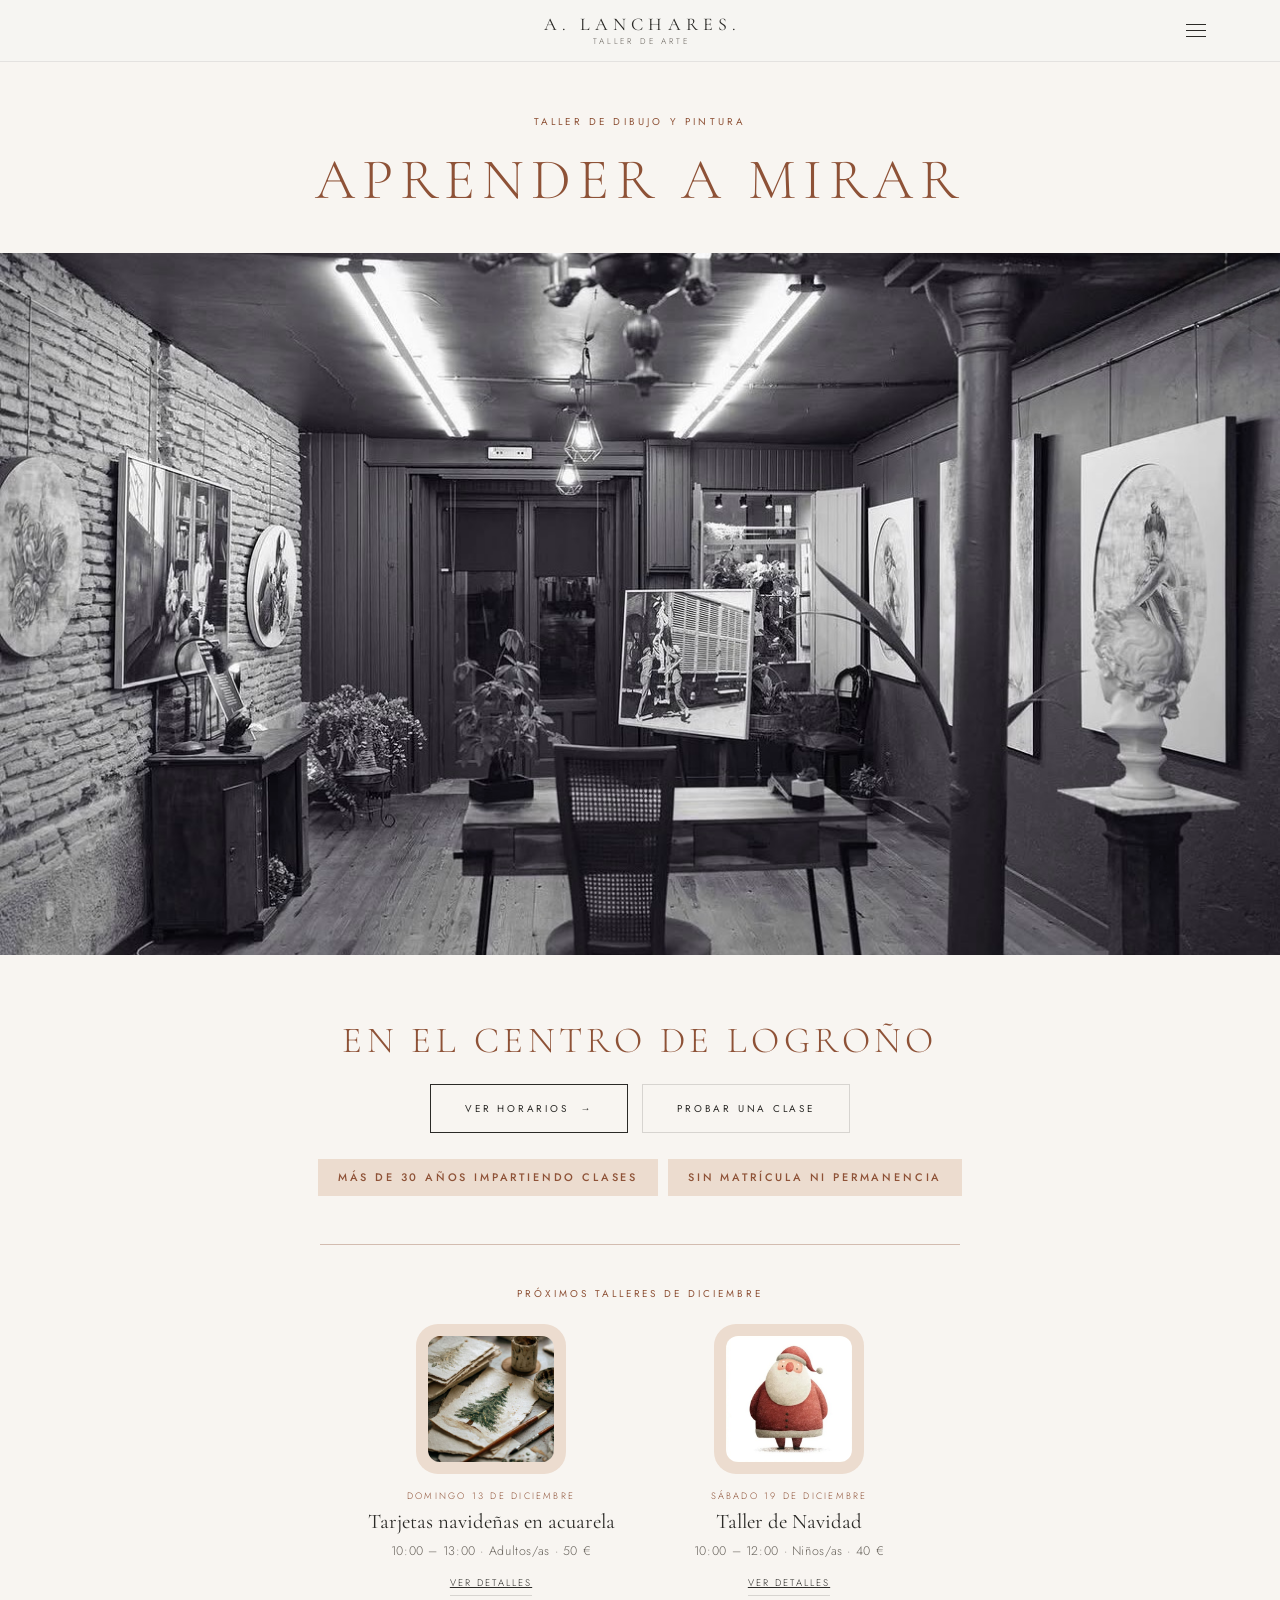
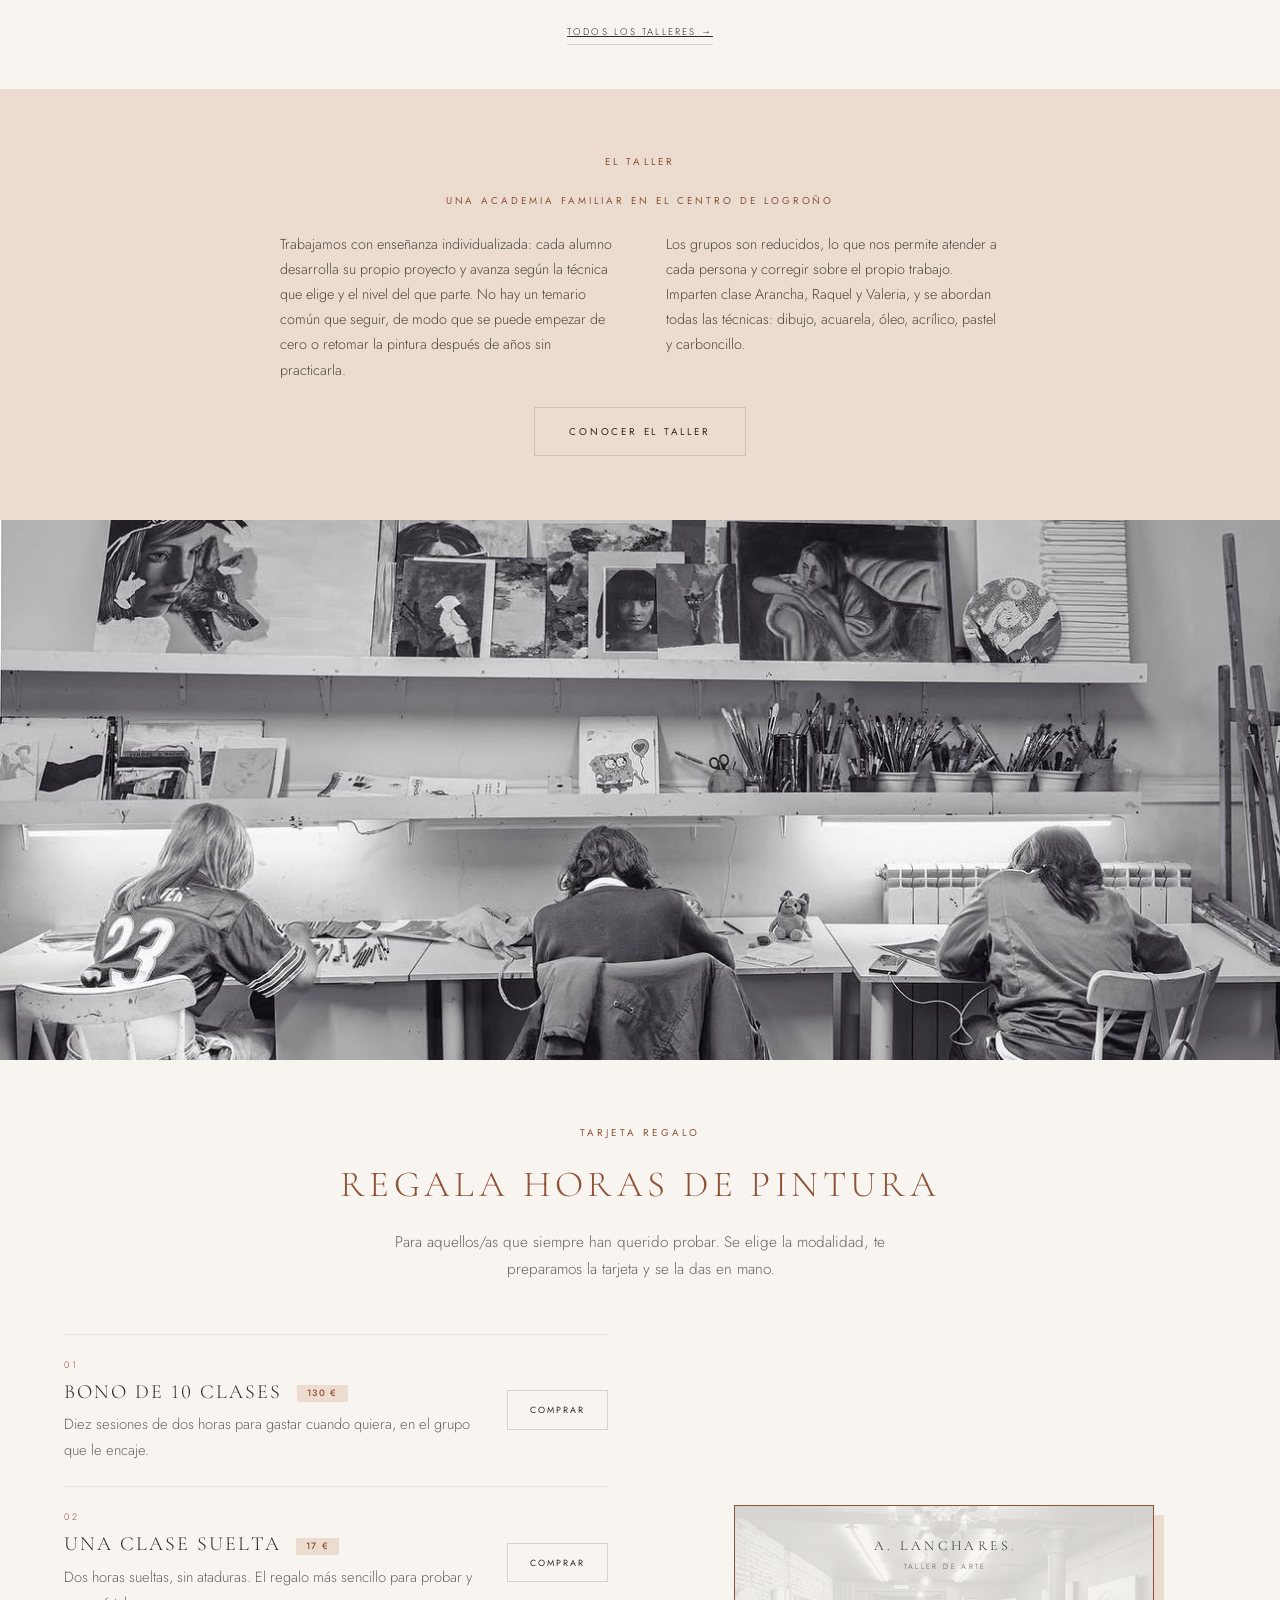
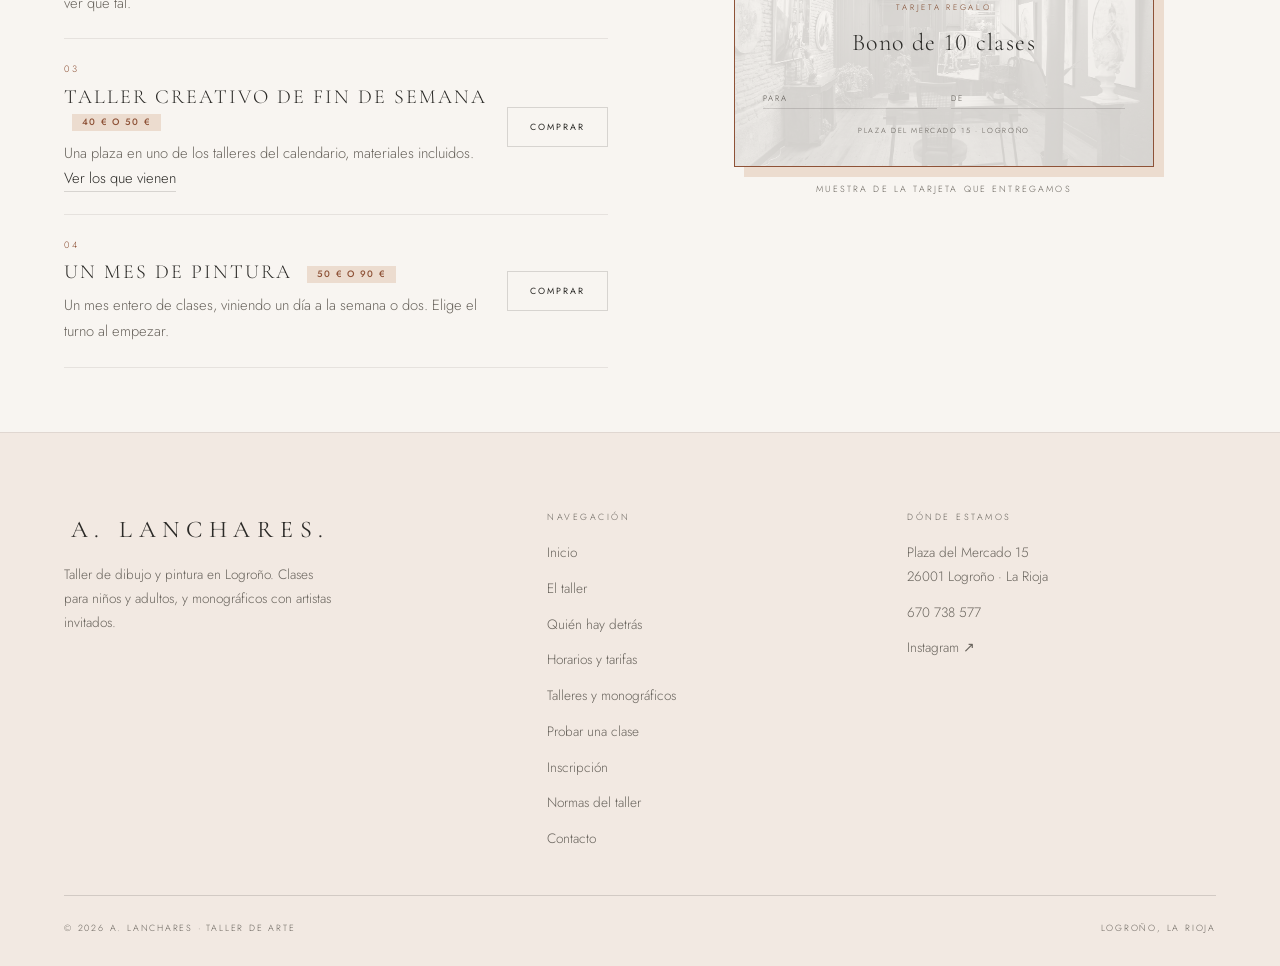
<file: index.html>
<!doctype html>
<html lang="es">
<head>
<meta charset="utf-8" />
<meta name="viewport" content="width=device-width, initial-scale=1" />
<title>A. Lanchares · Taller de Arte en Logroño | Clases de dibujo y pintura</title>
<meta name="description" content="Taller de dibujo y pintura en el centro de Logroño. Clases para niños y adultos en grupos reducidos, y monográficos con artistas invitados." />
<link rel="canonical" href="https://tallerlanchares.es/index.html" />
<meta name="theme-color" content="#f8f5f1" />

<meta property="og:type" content="website" />
<meta property="og:site_name" content="A. Lanchares · Taller de Arte" />
<meta property="og:locale" content="es_ES" />
<meta property="og:title" content="A. Lanchares · Taller de Arte en Logroño | Clases de dibujo y pintura" />
<meta property="og:description" content="Taller de dibujo y pintura en el centro de Logroño. Clases para niños y adultos en grupos reducidos, y monográficos con artistas invitados." />
<meta property="og:url" content="https://tallerlanchares.es/index.html" />
<meta property="og:image" content="https://tallerlanchares.es/assets/images/port.jpg" />
<meta name="twitter:card" content="summary_large_image" />

<link rel="icon" href="assets/favicon.svg" type="image/svg+xml" />
<link rel="apple-touch-icon" href="assets/favicon.svg" />

<link rel="preconnect" href="https://fonts.googleapis.com" />
<link rel="preconnect" href="https://fonts.gstatic.com" crossorigin />
<link rel="stylesheet" href="https://fonts.googleapis.com/css2?family=Cormorant+Garamond:ital,wght@0,300;0,400;0,500;1,300;1,400&family=Jost:wght@300;400;500&display=swap" />
<link rel="stylesheet" href="assets/styles.css?v=76" />
<script src="assets/site.js?v=76" defer></script>
</head>
<body>

<a class="skip-link" href="#main">Saltar al contenido</a>

<header class="site-header">
  <a class="brand" href="index.html">
    <span class="brand__mark">A.&nbsp;Lanchares<em>.</em></span>
    <span class="brand__sub">Taller de arte</span>
  </a>

  <button class="nav-toggle" type="button" data-nav-toggle aria-expanded="false" aria-controls="menu-principal">
    <span></span><span></span><span></span>
    <span class="sr-only">Abrir menú</span>
  </button>
</header>


<div class="drawer" id="menu-principal" data-drawer>
  <nav class="drawer__list" aria-label="Principal">
    <a class="drawer__link" href="el-taller.html">El taller</a>
    <a class="drawer__link" href="quien-hay-detras.html">Quién hay detrás</a>
    <a class="drawer__link" href="clases.html">Horarios y tarifas</a>
    <a class="drawer__link" href="talleres.html">Talleres y monográficos</a>
    <a class="drawer__link" href="normas.html">Normas del taller</a>
    <a class="drawer__link" href="contacto.html">Contacto</a>
  </nav>
  <div class="drawer__foot">
    <a href="tel:+34670738577">670 738 577</a>
    <a href="https://www.instagram.com/taller_lanchares/" target="_blank" rel="noreferrer">@taller_lanchares ↗</a>
    <span data-pendiente>Plaza del Mercado 15 · 26001 Logroño</span>
  </div>
</div>

<main id="main">

<section class="hero">
  <div class="wrap hero__head">
    <p class="eyebrow">Taller de dibujo y pintura</p>
    <h1 class="display h1 hero__title">Aprender a mirar</h1>
  </div>

  <figure class="hero__figure">
    <img src="assets/images/port.jpg"
         alt="Sala principal del taller: pared de ladrillo, obra colgada y un caballete junto a la mesa de trabajo"
         width="1290" height="847" fetchpriority="high" />
  </figure>

  <div class="wrap hero__foot">
    <p class="display h2">En el centro de Logro&#241;o</p>
    <div class="btn-row">
      <a class="btn" href="clases.html">Ver horarios <span class="btn__arrow">&#8594;</span></a>
      <a class="btn btn--ghost" href="probar-clase.html">Probar una clase</a>
    </div>
    <div class="hero__notas">
      <p class="hero__nota">M&#225;s de 30 a&#241;os impartiendo clases</p>
      <p class="hero__nota">Sin matr&#237;cula ni permanencia</p>
    </div>

    <div class="proximos">
      <p class="eyebrow eyebrow--tight">Pr&#243;ximos talleres de diciembre</p>
      <div class="proximos__lista">
        <article class="taller">
          <a class="taller__enlace" href="taller-tarjetas-navidenas.html" aria-label="Ver m&#225;s sobre Tarjetas navide&#241;as en acuarela">
            <span class="taller__marco">
              <img src="assets/images/taller-tarjetas-navidenas.jpg" alt="Tarjeta navide&#241;a con un abeto pintado en acuarela sobre papel artesanal, junto a pinceles" width="420" height="420" loading="lazy" />
            </span>
          </a>
          <p class="taller__fecha">Domingo 13 de diciembre</p>
          <h3 class="taller__titulo"><a href="taller-tarjetas-navidenas.html">Tarjetas navide&#241;as en acuarela</a></h3>
          <p class="taller__meta">10:00 &#8211; 13:00 &#183; Adultos/as &#183; 50&nbsp;&#8364;</p>
          <a class="taller__mas" href="taller-tarjetas-navidenas.html">Ver detalles</a>
        </article>

        <article class="taller">
          <a class="taller__enlace" href="taller-navidad.html" aria-label="Ver m&#225;s sobre Taller de Navidad">
            <span class="taller__marco">
              <img src="assets/images/taller-navidad.jpg" alt="Ilustraci&#243;n de un Pap&#225; Noel redondo con jersey rojo" width="420" height="420" loading="lazy" />
            </span>
          </a>
          <p class="taller__fecha">S&#225;bado 19 de diciembre</p>
          <h3 class="taller__titulo"><a href="taller-navidad.html">Taller de Navidad</a></h3>
          <p class="taller__meta">10:00 &#8211; 12:00 &#183; Ni&#241;os/as &#183; 40&nbsp;&#8364;</p>
          <a class="taller__mas" href="taller-navidad.html">Ver detalles</a>
        </article>
      </div>
      <a class="taller__mas" href="talleres.html">Todos los talleres &#8594;</a>
    </div>
  </div>
</section>

<section class="wrap section section--tight section--terracota">
  <div class="centered">
    <p class="eyebrow">El taller</p>
    <p class="eyebrow eyebrow--tight">Una academia familiar en el centro de Logro&#241;o</p>

    <div class="dos-columnas">
      <p>
        Trabajamos con ense&#241;anza individualizada: cada alumno desarrolla su propio proyecto
        y avanza seg&#250;n la t&#233;cnica que elige y el nivel del que parte. No hay un temario
        com&#250;n que seguir, de modo que se puede empezar de cero o retomar la pintura despu&#233;s
        de a&#241;os sin practicarla.
      </p>
      <p>
        Los grupos son reducidos, lo que nos permite atender a cada persona y corregir sobre
        el propio trabajo. Imparten clase Arancha, Raquel y Valeria, y se abordan todas las
        t&#233;cnicas: dibujo, acuarela, &#243;leo, acr&#237;lico, pastel y carboncillo.
      </p>
    </div>

    <a class="btn btn--ghost" href="el-taller.html">Conocer el taller</a>
  </div>
</section>

<div class="band" data-reveal>
  <img src="assets/images/IMG_5136.jpg"
       alt="Tres alumnas dibujando de espaldas en la mesa larga del taller, con pinceles y trabajos en las baldas"
       width="1290" height="837" loading="lazy" />
</div>

<section class="wrap section section--tight" id="tarjeta-regalo">
  <div class="centered" style="margin-bottom:clamp(32px,4vw,52px)">
    <p class="eyebrow">Tarjeta regalo</p>
    <h2 class="display h2">Regala horas de pintura</h2>
    <p class="lead">
      Para aquellos/as que siempre han querido probar. Se elige la modalidad, te
      preparamos la tarjeta y se la das en mano.
    </p>
  </div>

  <div class="regalo">
    <ul class="regalo__opciones" data-reveal>
      <li class="regalo__opcion">
        <div class="regalo__texto">
          <span class="regalo__num">01</span>
          <h3 class="display h3">Bono de 10 clases <span class="regalo__precio">130 €</span></h3>
          <p>Diez sesiones de dos horas para gastar cuando quiera, en el grupo que le encaje.</p>
        </div>
        <a class="btn btn--ghost regalo__btn" href="https://wa.me/34660671394?text=%C2%A1Hola%21%20Quiero%20comprar%20un%20bono%20de%2010%20clases." target="_blank" rel="noreferrer">Comprar</a>
      </li>
      <li class="regalo__opcion">
        <div class="regalo__texto">
          <span class="regalo__num">02</span>
          <h3 class="display h3">Una clase suelta <span class="regalo__precio">17 €</span></h3>
          <p>Dos horas sueltas, sin ataduras. El regalo m&#225;s sencillo para probar y ver qu&#233; tal.</p>
        </div>
        <a class="btn btn--ghost regalo__btn" href="https://wa.me/34660671394?text=%C2%A1Hola%21%20Quiero%20comprar%20una%20tarjeta%20regalo%20de%20una%20clase%20suelta." target="_blank" rel="noreferrer">Comprar</a>
      </li>
      <li class="regalo__opcion">
        <div class="regalo__texto">
          <span class="regalo__num">03</span>
          <h3 class="display h3">Taller creativo de fin de semana <span class="regalo__precio">40 € o 50 €</span></h3>
          <p>Una plaza en uno de los talleres del calendario, materiales incluidos.
          <a class="text-link" href="talleres.html">Ver los que vienen</a></p>
        </div>
        <a class="btn btn--ghost regalo__btn" href="https://wa.me/34660671394?text=%C2%A1Hola%21%20Quiero%20comprar%20una%20tarjeta%20regalo%20de%20un%20taller%20de%20fin%20de%20semana." target="_blank" rel="noreferrer">Comprar</a>
      </li>
      <li class="regalo__opcion">
        <div class="regalo__texto">
          <span class="regalo__num">04</span>
          <h3 class="display h3">Un mes de pintura <span class="regalo__precio">50 &#8364; o 90 &#8364;</span></h3>
          <p>Un mes entero de clases, viniendo un d&#237;a a la semana o dos. Elige el turno al empezar.</p>
        </div>
        <a class="btn btn--ghost regalo__btn" href="https://wa.me/34660671394?text=%C2%A1Hola%21%20Quiero%20comprar%20una%20tarjeta%20regalo%20de%20un%20mes%20de%20pintura." target="_blank" rel="noreferrer">Comprar</a>
      </li>
    </ul>

    <figure class="tarjeta" data-reveal>
      <div class="tarjeta__marco">
      <div class="tarjeta__cara">
        <img class="tarjeta__fondo" src="assets/images/port.jpg" alt=""
             width="1290" height="847" loading="lazy" aria-hidden="true" />
        <div class="tarjeta__marca">
          <span class="tarjeta__nombre">A.&nbsp;Lanchares<em>.</em></span>
          <span class="tarjeta__sub">Taller de arte</span>
        </div>

        <div class="tarjeta__cuerpo">
          <p class="tarjeta__etiqueta">Tarjeta regalo</p>
          <p class="tarjeta__concepto">Bono de 10 clases</p>
        </div>

        <div class="tarjeta__lineas">
          <span class="tarjeta__linea">Para</span>
          <span class="tarjeta__linea">De</span>
        </div>

        <p class="tarjeta__pie" data-pendiente>Plaza del Mercado 15 &#183; Logro&#241;o</p>
      </div>
      </div>
      <figcaption>Muestra de la tarjeta que entregamos</figcaption>
    </figure>
  </div>

</section>


<script type="application/ld+json">
{
  "@context": "https://schema.org",
  "@type": "ArtSchool",
  "@id": "https://tallerlanchares.es/#taller",
  "name": "A. Lanchares \u00b7 Taller de Arte",
  "description": "Taller de dibujo y pintura en Logro\u00f1o. Clases para ni\u00f1os y adultos y monogr\u00e1ficos con artistas invitados.",
  "url": "https://tallerlanchares.es/",
  "telephone": "+34670738577",
  "sameAs": ["https://www.instagram.com/taller_lanchares/"],
  "address": {
    "@type": "PostalAddress",
    "streetAddress": "Plaza del Mercado 15",
    "postalCode": "26001",
    "addressLocality": "Logro\u00f1o",
    "addressRegion": "La Rioja",
    "addressCountry": "ES"
  },
  "areaServed": "Logro\u00f1o"
}
</script>

</main>

<footer class="site-footer">
  <div class="footer__top">
    <div class="footer__col">
      <span class="brand__mark" style="font-size:1.5rem">A.&nbsp;Lanchares<em style="font-style:normal">.</em></span>
      <p style="color:var(--ink-soft);max-width:34ch">
        Taller de dibujo y pintura en Logroño. Clases para niños y adultos,
        y monográficos con artistas invitados.
      </p>
    </div>

    <div class="footer__col">
      <span class="footer__title">Navegación</span>
      <a href="index.html">Inicio</a>
      <a href="el-taller.html">El taller</a>
      <a href="quien-hay-detras.html">Quién hay detrás</a>
      <a href="clases.html">Horarios y tarifas</a>
      <a href="talleres.html">Talleres y monográficos</a>
      <a href="probar-clase.html">Probar una clase</a>
      <a href="inscripcion.html">Inscripción</a>
      <a href="normas.html">Normas del taller</a>
      <a href="contacto.html">Contacto</a>
    </div>

    <div class="footer__col">
      <span class="footer__title">Dónde estamos</span>
      <span style="color:var(--ink-soft)" data-pendiente>Plaza del Mercado 15<br />26001 Logroño · La Rioja</span>
      <a href="tel:+34670738577">670 738 577</a>
      <a href="https://www.instagram.com/taller_lanchares/" target="_blank" rel="noreferrer">Instagram ↗</a>
    </div>
  </div>

  <div class="footer__bottom">
    <span>© <span data-year>2026</span> A. Lanchares · Taller de Arte</span>
    <span>Logroño, La Rioja</span>
  </div>
</footer>

</body>
</html>
</file>
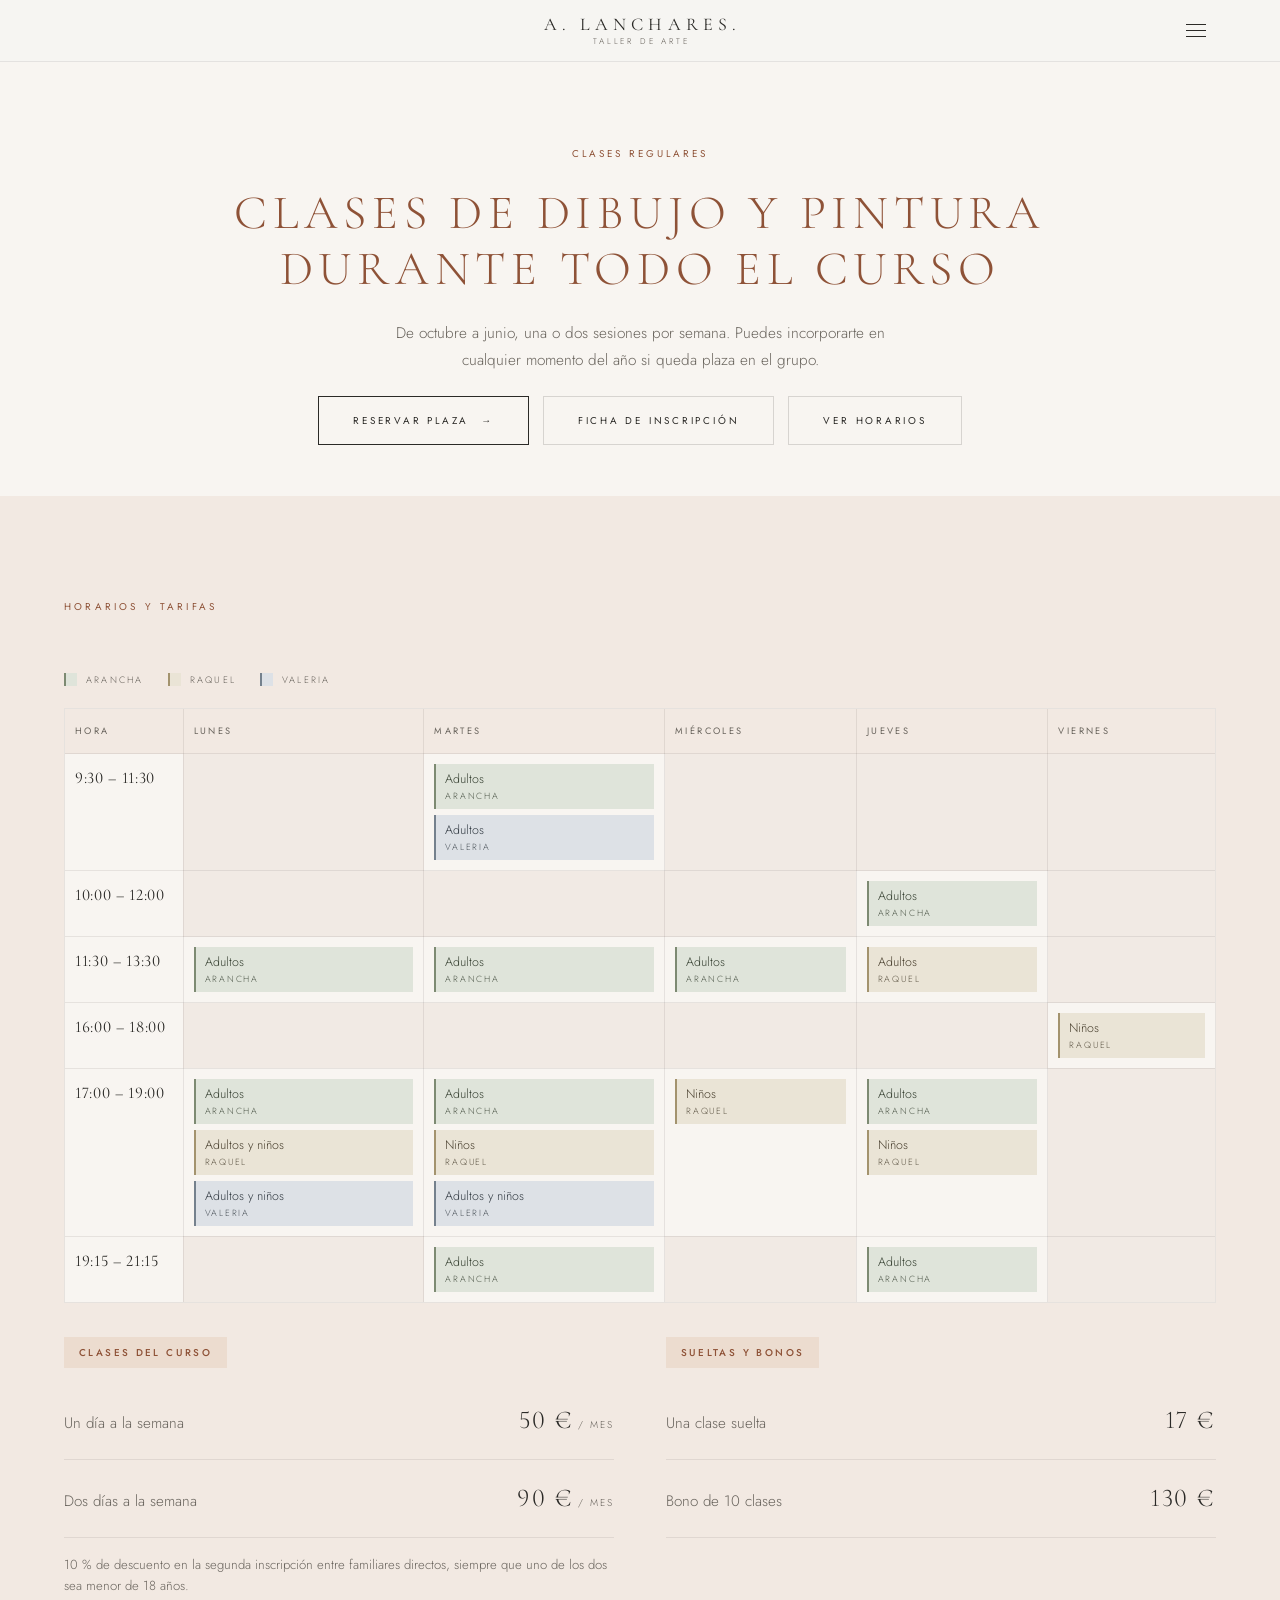
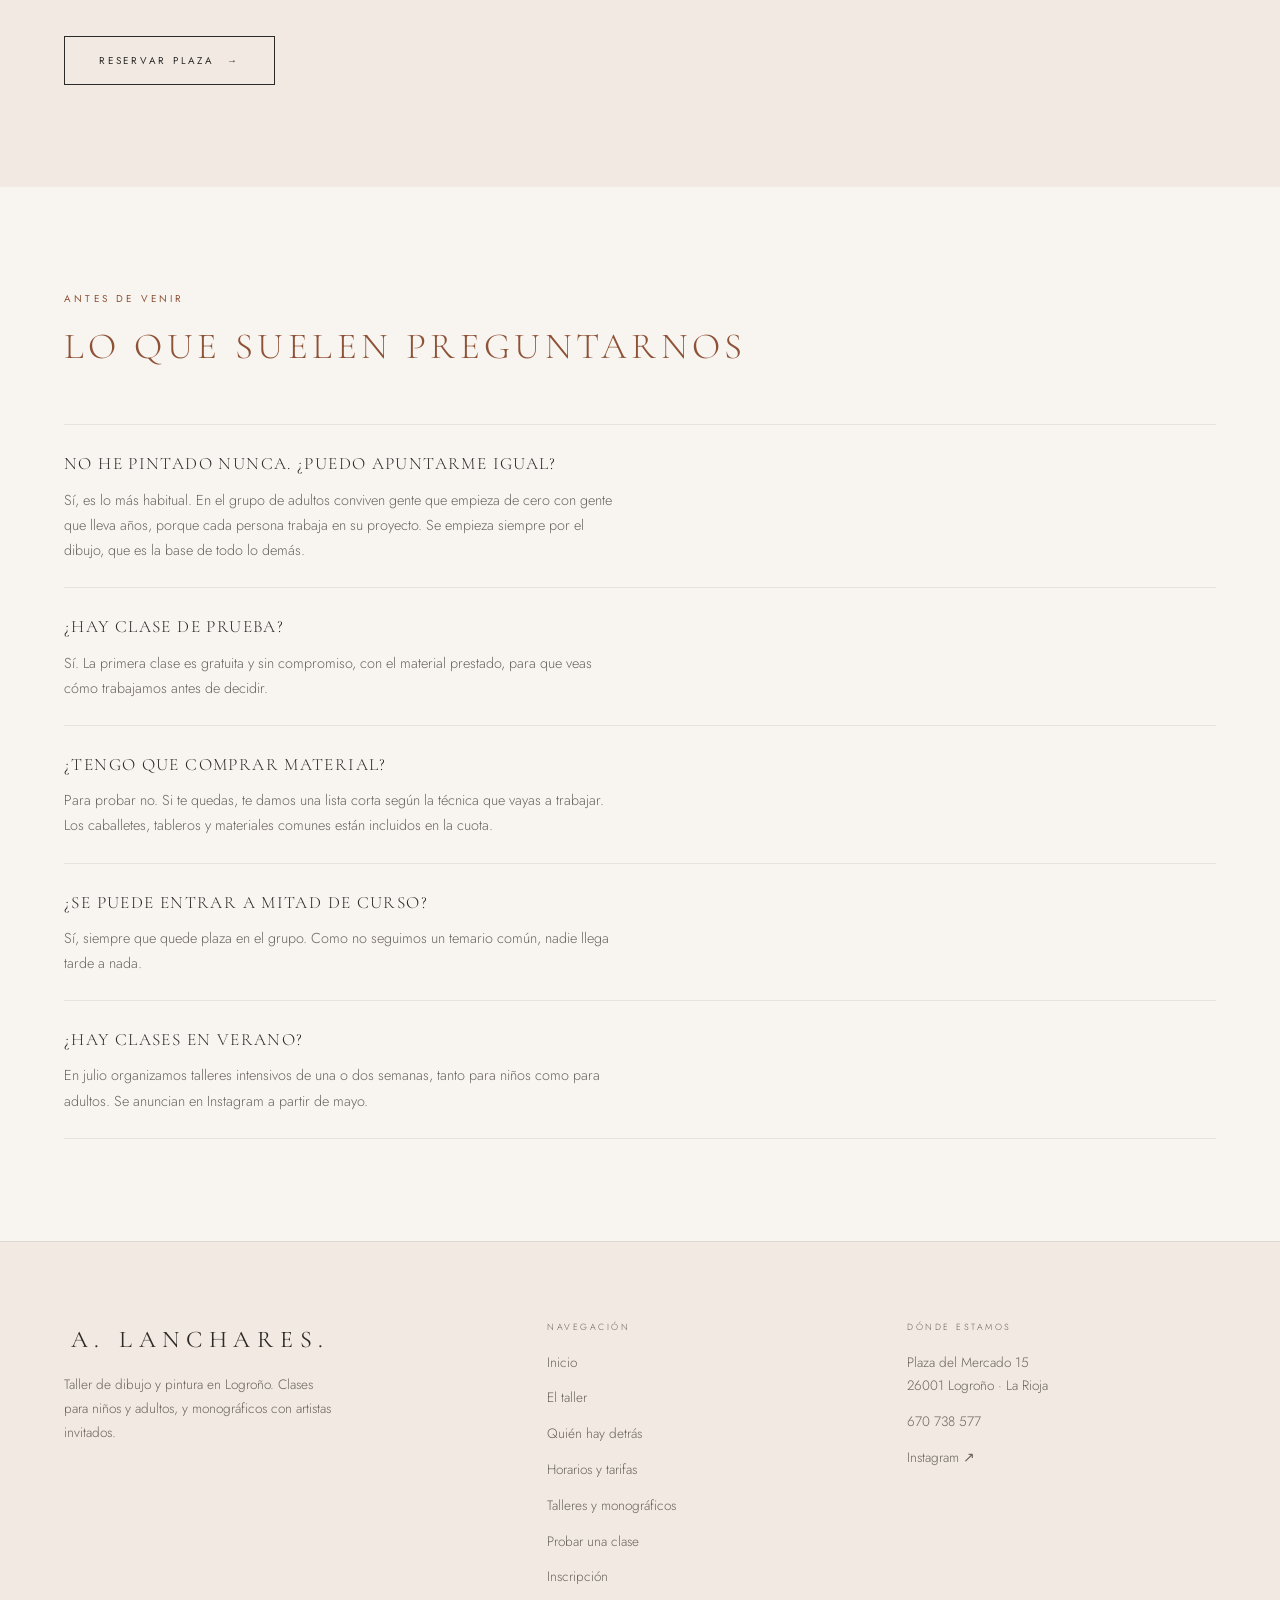
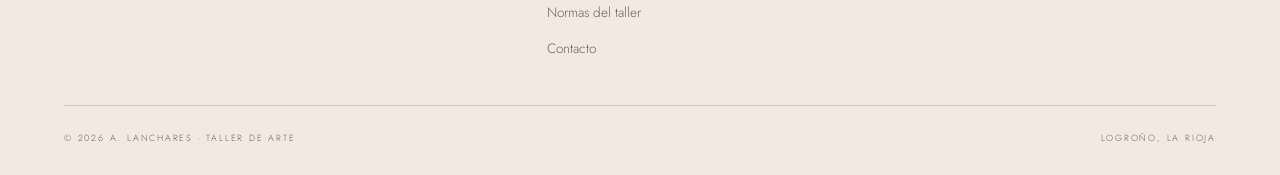
<file: clases.html>
<!doctype html>
<html lang="es">
<head>
<meta charset="utf-8" />
<meta name="viewport" content="width=device-width, initial-scale=1" />
<title>Clases de dibujo y pintura en Logroño · Horarios y tarifas | A. Lanchares</title>
<meta name="description" content="Horarios y precios de las clases de dibujo y pintura del taller A. Lanchares en Logroño: grupos de infantil, juvenil y adultos, en grupos reducidos." />
<link rel="canonical" href="https://tallerlanchares.es/clases.html" />
<meta name="theme-color" content="#f8f5f1" />

<meta property="og:type" content="website" />
<meta property="og:site_name" content="A. Lanchares · Taller de Arte" />
<meta property="og:locale" content="es_ES" />
<meta property="og:title" content="Clases de dibujo y pintura en Logroño · Horarios y tarifas | A. Lanchares" />
<meta property="og:description" content="Horarios y precios de las clases de dibujo y pintura del taller A. Lanchares en Logroño: grupos de infantil, juvenil y adultos, en grupos reducidos." />
<meta property="og:url" content="https://tallerlanchares.es/clases.html" />
<meta property="og:image" content="https://tallerlanchares.es/assets/images/port.jpg" />
<meta name="twitter:card" content="summary_large_image" />

<link rel="icon" href="assets/favicon.svg" type="image/svg+xml" />
<link rel="apple-touch-icon" href="assets/favicon.svg" />

<link rel="preconnect" href="https://fonts.googleapis.com" />
<link rel="preconnect" href="https://fonts.gstatic.com" crossorigin />
<link rel="stylesheet" href="https://fonts.googleapis.com/css2?family=Cormorant+Garamond:ital,wght@0,300;0,400;0,500;1,300;1,400&family=Jost:wght@300;400;500&display=swap" />
<link rel="stylesheet" href="assets/styles.css?v=76" />
<script src="assets/site.js?v=76" defer></script>
</head>
<body>

<a class="skip-link" href="#main">Saltar al contenido</a>

<header class="site-header">
  <a class="brand" href="index.html">
    <span class="brand__mark">A.&nbsp;Lanchares<em>.</em></span>
    <span class="brand__sub">Taller de arte</span>
  </a>

  <button class="nav-toggle" type="button" data-nav-toggle aria-expanded="false" aria-controls="menu-principal">
    <span></span><span></span><span></span>
    <span class="sr-only">Abrir menú</span>
  </button>
</header>


<div class="drawer" id="menu-principal" data-drawer>
  <nav class="drawer__list" aria-label="Principal">
    <a class="drawer__link" href="el-taller.html">El taller</a>
    <a class="drawer__link" href="quien-hay-detras.html">Quién hay detrás</a>
    <a class="drawer__link" href="clases.html" aria-current="page">Horarios y tarifas</a>
    <a class="drawer__link" href="talleres.html">Talleres y monográficos</a>
    <a class="drawer__link" href="normas.html">Normas del taller</a>
    <a class="drawer__link" href="contacto.html">Contacto</a>
  </nav>
  <div class="drawer__foot">
    <a href="tel:+34670738577">670 738 577</a>
    <a href="https://www.instagram.com/taller_lanchares/" target="_blank" rel="noreferrer">@taller_lanchares ↗</a>
    <span data-pendiente>Plaza del Mercado 15 · 26001 Logroño</span>
  </div>
</div>

<main id="main">
<section class="wrap page-hero">
  <p class="eyebrow eyebrow--tight">Clases regulares</p>
  <h1 class="display h1">Clases de <em>dibujo y pintura</em> durante todo el curso</h1>
  <p class="lead">
    De <span data-pendiente>octubre a junio</span>, una o dos sesiones por semana.
    Puedes incorporarte en cualquier momento del año si queda plaza en el grupo.
  </p>
  <div class="btn-row">
    <a class="btn" href="https://wa.me/34660671394?text=%C2%A1Hola%21%20Quiero%20reservar%20plaza%20en%20las%20clases%20de%20dibujo%20y%20pintura." target="_blank" rel="noreferrer">Reservar plaza <span class="btn__arrow">&#8594;</span></a>
      <a class="btn btn--ghost" href="inscripcion.html">Ficha de inscripci&#243;n</a>
    <a class="btn btn--ghost" href="#horarios">Ver horarios</a>
  </div>
</section>


<section class="section section--deep" id="horarios">
  <div class="wrap">
    <div class="section__head" data-reveal>
      <p class="eyebrow">Horarios y tarifas</p>
    </div>

    <ul class="leyenda" data-reveal>
      <li class="leyenda__item"><span class="leyenda__color leyenda__color--arancha" aria-hidden="true"></span>Arancha</li>
      <li class="leyenda__item"><span class="leyenda__color leyenda__color--raquel" aria-hidden="true"></span>Raquel</li>
      <li class="leyenda__item"><span class="leyenda__color leyenda__color--valeria" aria-hidden="true"></span>Valeria</li>
    </ul>

    <div class="tabla-marco" data-reveal>
      <table class="tabla-horario">
        <caption class="sr-only">Horario semanal de clases por franja y día</caption>
        <thead>
          <tr>
            <th scope="col">Hora</th>
            <th scope="col">Lunes</th>
            <th scope="col">Martes</th>
            <th scope="col">Miércoles</th>
            <th scope="col">Jueves</th>
            <th scope="col">Viernes</th>
          </tr>
        </thead>
        <tbody>
          <tr>
            <th scope="row" class="tabla-horario__hora">9:30 – 11:30</th>
            <td class="vacia"><span class="sr-only">Sin clase</span></td>
            <td><span class="clase clase--arancha"><span class="clase__que">Adultos</span><span class="clase__quien">Arancha</span></span><span class="clase clase--valeria"><span class="clase__que">Adultos</span><span class="clase__quien">Valeria</span></span></td>
            <td class="vacia"><span class="sr-only">Sin clase</span></td>
            <td class="vacia"><span class="sr-only">Sin clase</span></td>
            <td class="vacia"><span class="sr-only">Sin clase</span></td>
          </tr>
          <tr>
            <th scope="row" class="tabla-horario__hora">10:00 – 12:00</th>
            <td class="vacia"><span class="sr-only">Sin clase</span></td>
            <td class="vacia"><span class="sr-only">Sin clase</span></td>
            <td class="vacia"><span class="sr-only">Sin clase</span></td>
            <td><span class="clase clase--arancha"><span class="clase__que">Adultos</span><span class="clase__quien">Arancha</span></span></td>
            <td class="vacia"><span class="sr-only">Sin clase</span></td>
          </tr>
          <tr>
            <th scope="row" class="tabla-horario__hora">11:30 – 13:30</th>
            <td><span class="clase clase--arancha"><span class="clase__que">Adultos</span><span class="clase__quien">Arancha</span></span></td>
            <td><span class="clase clase--arancha"><span class="clase__que">Adultos</span><span class="clase__quien">Arancha</span></span></td>
            <td><span class="clase clase--arancha"><span class="clase__que">Adultos</span><span class="clase__quien">Arancha</span></span></td>
            <td><span class="clase clase--raquel"><span class="clase__que">Adultos</span><span class="clase__quien">Raquel</span></span></td>
            <td class="vacia"><span class="sr-only">Sin clase</span></td>
          </tr>
          <tr>
            <th scope="row" class="tabla-horario__hora">16:00 – 18:00</th>
            <td class="vacia"><span class="sr-only">Sin clase</span></td>
            <td class="vacia"><span class="sr-only">Sin clase</span></td>
            <td class="vacia"><span class="sr-only">Sin clase</span></td>
            <td class="vacia"><span class="sr-only">Sin clase</span></td>
            <td><span class="clase clase--raquel"><span class="clase__que">Niños</span><span class="clase__quien">Raquel</span></span></td>
          </tr>
          <tr>
            <th scope="row" class="tabla-horario__hora">17:00 – 19:00</th>
            <td><span class="clase clase--arancha"><span class="clase__que">Adultos</span><span class="clase__quien">Arancha</span></span><span class="clase clase--raquel"><span class="clase__que">Adultos y niños</span><span class="clase__quien">Raquel</span></span><span class="clase clase--valeria"><span class="clase__que">Adultos y niños</span><span class="clase__quien">Valeria</span></span></td>
            <td><span class="clase clase--arancha"><span class="clase__que">Adultos</span><span class="clase__quien">Arancha</span></span><span class="clase clase--raquel"><span class="clase__que">Niños</span><span class="clase__quien">Raquel</span></span><span class="clase clase--valeria"><span class="clase__que">Adultos y niños</span><span class="clase__quien">Valeria</span></span></td>
            <td><span class="clase clase--raquel"><span class="clase__que">Niños</span><span class="clase__quien">Raquel</span></span></td>
            <td><span class="clase clase--arancha"><span class="clase__que">Adultos</span><span class="clase__quien">Arancha</span></span><span class="clase clase--raquel"><span class="clase__que">Niños</span><span class="clase__quien">Raquel</span></span></td>
            <td class="vacia"><span class="sr-only">Sin clase</span></td>
          </tr>
          <tr>
            <th scope="row" class="tabla-horario__hora">19:15 – 21:15</th>
            <td class="vacia"><span class="sr-only">Sin clase</span></td>
            <td><span class="clase clase--arancha"><span class="clase__que">Adultos</span><span class="clase__quien">Arancha</span></span></td>
            <td class="vacia"><span class="sr-only">Sin clase</span></td>
            <td><span class="clase clase--arancha"><span class="clase__que">Adultos</span><span class="clase__quien">Arancha</span></span></td>
            <td class="vacia"><span class="sr-only">Sin clase</span></td>
          </tr>
        </tbody>
      </table>
    </div>

    <div class="week" data-reveal>
      <section class="week__day">
        <h3 class="week__name">Lunes</h3>
        <div class="week__slots">
          <div class="franja">
            <p class="franja__hora">11:30 – 13:30</p>
            <span class="clase clase--arancha"><span class="clase__que">Adultos</span><span class="clase__quien">Arancha</span></span>
          </div>
          <div class="franja">
            <p class="franja__hora">17:00 – 19:00</p>
            <span class="clase clase--arancha"><span class="clase__que">Adultos</span><span class="clase__quien">Arancha</span></span>
            <span class="clase clase--raquel"><span class="clase__que">Adultos y niños</span><span class="clase__quien">Raquel</span></span>
            <span class="clase clase--valeria"><span class="clase__que">Adultos y niños</span><span class="clase__quien">Valeria</span></span>
          </div>
        </div>
      </section>
      <section class="week__day">
        <h3 class="week__name">Martes</h3>
        <div class="week__slots">
          <div class="franja">
            <p class="franja__hora">9:30 – 11:30</p>
            <span class="clase clase--arancha"><span class="clase__que">Adultos</span><span class="clase__quien">Arancha</span></span>
            <span class="clase clase--valeria"><span class="clase__que">Adultos</span><span class="clase__quien">Valeria</span></span>
          </div>
          <div class="franja">
            <p class="franja__hora">11:30 – 13:30</p>
            <span class="clase clase--arancha"><span class="clase__que">Adultos</span><span class="clase__quien">Arancha</span></span>
          </div>
          <div class="franja">
            <p class="franja__hora">17:00 – 19:00</p>
            <span class="clase clase--arancha"><span class="clase__que">Adultos</span><span class="clase__quien">Arancha</span></span>
            <span class="clase clase--raquel"><span class="clase__que">Niños</span><span class="clase__quien">Raquel</span></span>
            <span class="clase clase--valeria"><span class="clase__que">Adultos y niños</span><span class="clase__quien">Valeria</span></span>
          </div>
          <div class="franja">
            <p class="franja__hora">19:15 – 21:15</p>
            <span class="clase clase--arancha"><span class="clase__que">Adultos</span><span class="clase__quien">Arancha</span></span>
          </div>
        </div>
      </section>
      <section class="week__day">
        <h3 class="week__name">Miércoles</h3>
        <div class="week__slots">
          <div class="franja">
            <p class="franja__hora">11:30 – 13:30</p>
            <span class="clase clase--arancha"><span class="clase__que">Adultos</span><span class="clase__quien">Arancha</span></span>
          </div>
          <div class="franja">
            <p class="franja__hora">17:00 – 19:00</p>
            <span class="clase clase--raquel"><span class="clase__que">Niños</span><span class="clase__quien">Raquel</span></span>
          </div>
        </div>
      </section>
      <section class="week__day">
        <h3 class="week__name">Jueves</h3>
        <div class="week__slots">
          <div class="franja">
            <p class="franja__hora">10:00 – 12:00</p>
            <span class="clase clase--arancha"><span class="clase__que">Adultos</span><span class="clase__quien">Arancha</span></span>
          </div>
          <div class="franja">
            <p class="franja__hora">11:30 – 13:30</p>
            <span class="clase clase--raquel"><span class="clase__que">Adultos</span><span class="clase__quien">Raquel</span></span>
          </div>
          <div class="franja">
            <p class="franja__hora">17:00 – 19:00</p>
            <span class="clase clase--arancha"><span class="clase__que">Adultos</span><span class="clase__quien">Arancha</span></span>
            <span class="clase clase--raquel"><span class="clase__que">Niños</span><span class="clase__quien">Raquel</span></span>
          </div>
          <div class="franja">
            <p class="franja__hora">19:15 – 21:15</p>
            <span class="clase clase--arancha"><span class="clase__que">Adultos</span><span class="clase__quien">Arancha</span></span>
          </div>
        </div>
      </section>
      <section class="week__day">
        <h3 class="week__name">Viernes</h3>
        <div class="week__slots">
          <div class="franja">
            <p class="franja__hora">16:00 – 18:00</p>
            <span class="clase clase--raquel"><span class="clase__que">Niños</span><span class="clase__quien">Raquel</span></span>
          </div>
        </div>
      </section>
    </div>

    <div class="tarifas" data-reveal>
      <div class="tarifas__col">
        <p class="tarifas__titulo">Clases del curso</p>
        <div class="tarifa">
          <span class="tarifa__que">Un día a la semana</span>
          <span class="tarifa__cuanto">50 €<small> / mes</small></span>
        </div>
        <div class="tarifa">
          <span class="tarifa__que">Dos días a la semana</span>
          <span class="tarifa__cuanto">90 €<small> / mes</small></span>
        </div>
        <p class="tarifas__nota">
          10&nbsp;% de descuento en la segunda inscripción entre familiares directos,
          siempre que uno de los dos sea menor de 18 años.
        </p>
      </div>

      <div class="tarifas__col">
        <p class="tarifas__titulo">Sueltas y bonos</p>
        <div class="tarifa">
          <span class="tarifa__que">Una clase suelta</span>
          <span class="tarifa__cuanto">17 €</span>
        </div>
        <div class="tarifa">
          <span class="tarifa__que">Bono de 10 clases</span>
          <span class="tarifa__cuanto">130 €</span>
        </div>
      </div>
    </div>

    <div class="btn-row" style="margin-top:clamp(28px,3.5vw,40px)">
      <a class="btn" href="https://wa.me/34660671394?text=%C2%A1Hola%21%20Quiero%20reservar%20plaza%20en%20las%20clases%20de%20dibujo%20y%20pintura." target="_blank" rel="noreferrer">Reservar plaza <span class="btn__arrow">&#8594;</span></a>
    </div>

  </div>
</section>

<section class="wrap section">
  <div class="section__head" data-reveal>
    <p class="eyebrow">Antes de venir</p>
    <h2 class="display h2">Lo que suelen preguntarnos</h2>
  </div>

  <div class="faq" data-reveal>
    <div class="faq__item">
      <p class="faq__q">No he pintado nunca. ¿Puedo apuntarme igual?</p>
      <p class="faq__a">
        Sí, es lo más habitual. En el grupo de adultos conviven gente que empieza de cero
        con gente que lleva años, porque cada persona trabaja en su proyecto. Se empieza
        siempre por el dibujo, que es la base de todo lo demás.
      </p>
    </div>
    <div class="faq__item">
      <p class="faq__q">¿Hay clase de prueba?</p>
      <p class="faq__a" data-pendiente>
        Sí. La primera clase es gratuita y sin compromiso, con el material prestado, para
        que veas cómo trabajamos antes de decidir.
      </p>
    </div>
    <div class="faq__item">
      <p class="faq__q">¿Tengo que comprar material?</p>
      <p class="faq__a">
        Para probar no. Si te quedas, te damos una lista corta según la técnica que vayas a
        trabajar. <span data-pendiente>Los caballetes, tableros y materiales comunes están incluidos en la cuota.</span>
      </p>
    </div>
    <div class="faq__item">
      <p class="faq__q">¿Se puede entrar a mitad de curso?</p>
      <p class="faq__a">
        Sí, siempre que quede plaza en el grupo. Como no seguimos un temario común, nadie
        llega tarde a nada.
      </p>
    </div>
    <div class="faq__item">
      <p class="faq__q">¿Hay clases en verano?</p>
      <p class="faq__a" data-pendiente>
        En julio organizamos talleres intensivos de una o dos semanas, tanto para niños como
        para adultos. Se anuncian en Instagram a partir de mayo.
      </p>
    </div>
  </div>
</section>
</main>

<footer class="site-footer">
  <div class="footer__top">
    <div class="footer__col">
      <span class="brand__mark" style="font-size:1.5rem">A.&nbsp;Lanchares<em style="font-style:normal">.</em></span>
      <p style="color:var(--ink-soft);max-width:34ch">
        Taller de dibujo y pintura en Logroño. Clases para niños y adultos,
        y monográficos con artistas invitados.
      </p>
    </div>

    <div class="footer__col">
      <span class="footer__title">Navegación</span>
      <a href="index.html">Inicio</a>
      <a href="el-taller.html">El taller</a>
      <a href="quien-hay-detras.html">Quién hay detrás</a>
      <a href="clases.html">Horarios y tarifas</a>
      <a href="talleres.html">Talleres y monográficos</a>
      <a href="probar-clase.html">Probar una clase</a>
      <a href="inscripcion.html">Inscripción</a>
      <a href="normas.html">Normas del taller</a>
      <a href="contacto.html">Contacto</a>
    </div>

    <div class="footer__col">
      <span class="footer__title">Dónde estamos</span>
      <span style="color:var(--ink-soft)" data-pendiente>Plaza del Mercado 15<br />26001 Logroño · La Rioja</span>
      <a href="tel:+34670738577">670 738 577</a>
      <a href="https://www.instagram.com/taller_lanchares/" target="_blank" rel="noreferrer">Instagram ↗</a>
    </div>
  </div>

  <div class="footer__bottom">
    <span>© <span data-year>2026</span> A. Lanchares · Taller de Arte</span>
    <span>Logroño, La Rioja</span>
  </div>
</footer>

</body>
</html>
</file>
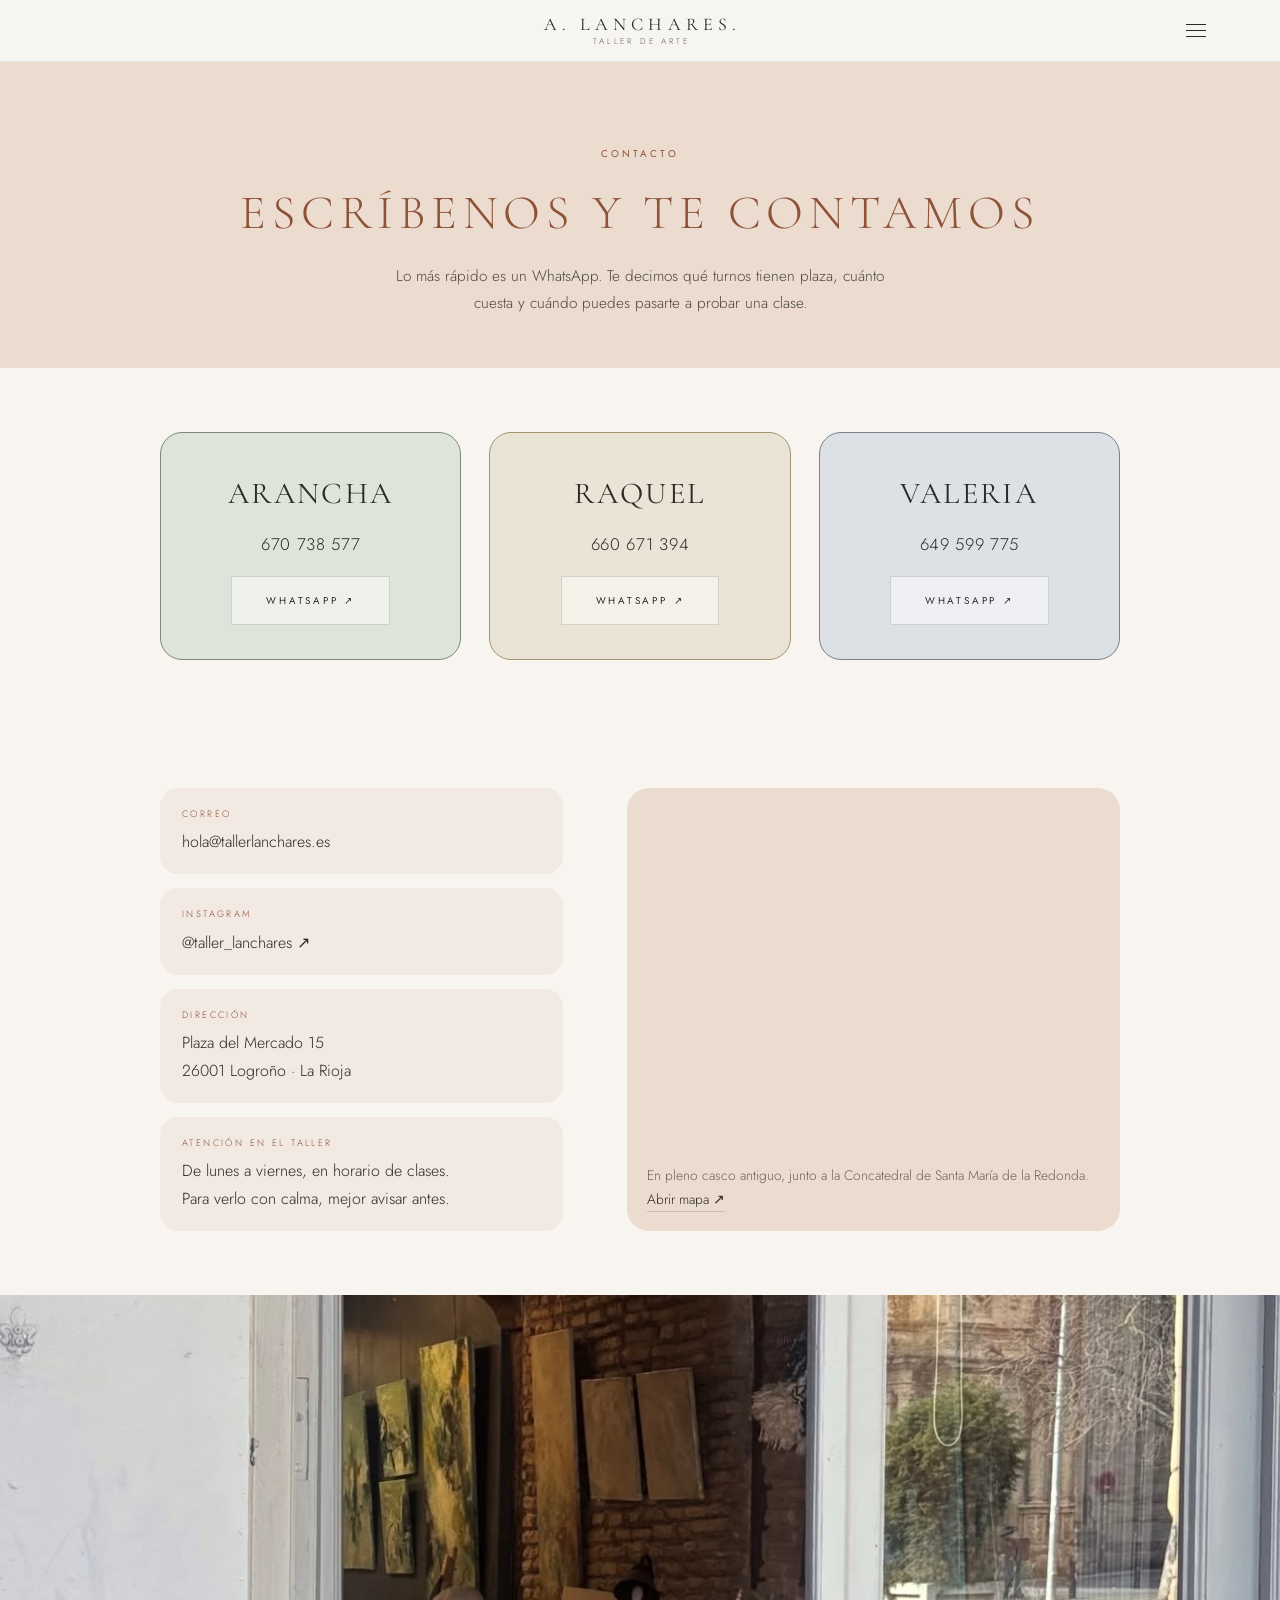
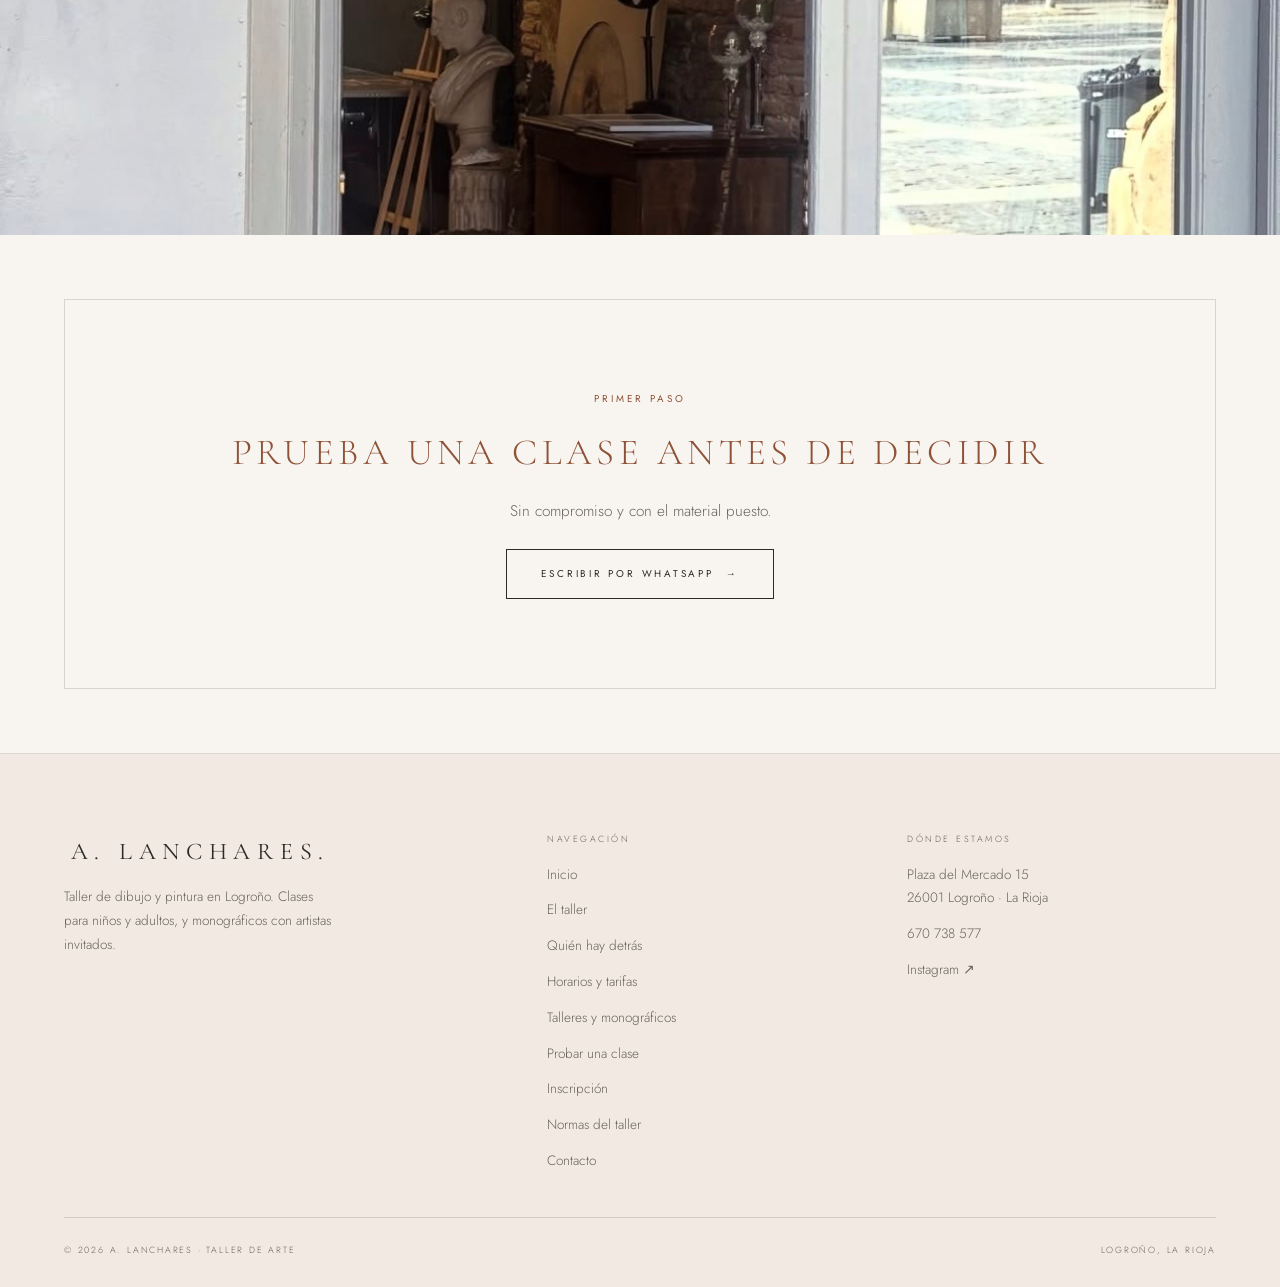
<file: contacto.html>
<!doctype html>
<html lang="es">
<head>
<meta charset="utf-8" />
<meta name="viewport" content="width=device-width, initial-scale=1" />
<title>Contacto y cómo llegar | A. Lanchares · Taller de Arte, Logroño</title>
<meta name="description" content="Dónde estamos y cómo contactar con el taller de dibujo y pintura A. Lanchares en Logroño: dirección, teléfono, WhatsApp e Instagram." />
<link rel="canonical" href="https://tallerlanchares.es/contacto.html" />
<meta name="theme-color" content="#f8f5f1" />

<meta property="og:type" content="website" />
<meta property="og:site_name" content="A. Lanchares · Taller de Arte" />
<meta property="og:locale" content="es_ES" />
<meta property="og:title" content="Contacto y cómo llegar | A. Lanchares · Taller de Arte, Logroño" />
<meta property="og:description" content="Dónde estamos y cómo contactar con el taller de dibujo y pintura A. Lanchares en Logroño: dirección, teléfono, WhatsApp e Instagram." />
<meta property="og:url" content="https://tallerlanchares.es/contacto.html" />
<meta property="og:image" content="https://tallerlanchares.es/assets/images/port.jpg" />
<meta name="twitter:card" content="summary_large_image" />

<link rel="icon" href="assets/favicon.svg" type="image/svg+xml" />
<link rel="apple-touch-icon" href="assets/favicon.svg" />

<link rel="preconnect" href="https://fonts.googleapis.com" />
<link rel="preconnect" href="https://fonts.gstatic.com" crossorigin />
<link rel="stylesheet" href="https://fonts.googleapis.com/css2?family=Cormorant+Garamond:ital,wght@0,300;0,400;0,500;1,300;1,400&family=Jost:wght@300;400;500&display=swap" />
<link rel="stylesheet" href="assets/styles.css?v=76" />
<script src="assets/site.js?v=76" defer></script>
</head>
<body>

<a class="skip-link" href="#main">Saltar al contenido</a>

<header class="site-header">
  <a class="brand" href="index.html">
    <span class="brand__mark">A.&nbsp;Lanchares<em>.</em></span>
    <span class="brand__sub">Taller de arte</span>
  </a>

  <button class="nav-toggle" type="button" data-nav-toggle aria-expanded="false" aria-controls="menu-principal">
    <span></span><span></span><span></span>
    <span class="sr-only">Abrir menú</span>
  </button>
</header>


<div class="drawer" id="menu-principal" data-drawer>
  <nav class="drawer__list" aria-label="Principal">
    <a class="drawer__link" href="el-taller.html">El taller</a>
    <a class="drawer__link" href="quien-hay-detras.html">Quién hay detrás</a>
    <a class="drawer__link" href="clases.html">Horarios y tarifas</a>
    <a class="drawer__link" href="talleres.html">Talleres y monográficos</a>
    <a class="drawer__link" href="normas.html">Normas del taller</a>
    <a class="drawer__link" href="contacto.html" aria-current="page">Contacto</a>
  </nav>
  <div class="drawer__foot">
    <a href="tel:+34670738577">670 738 577</a>
    <a href="https://www.instagram.com/taller_lanchares/" target="_blank" rel="noreferrer">@taller_lanchares ↗</a>
    <span data-pendiente>Plaza del Mercado 15 · 26001 Logroño</span>
  </div>
</div>

<main id="main">
<section class="section--terracota">
  <div class="wrap page-hero">
    <p class="eyebrow eyebrow--tight">Contacto</p>
    <h1 class="display h1">Escr&#237;benos y <em>te contamos</em></h1>
    <p class="lead">
      Lo m&#225;s r&#225;pido es un WhatsApp. Te decimos qu&#233; turnos tienen plaza, cu&#225;nto cuesta y
      cu&#225;ndo puedes pasarte a probar una clase.
    </p>
  </div>
</section>

<section class="wrap section section--tight">
  <div class="personas" data-reveal>
    <article class="persona persona--arancha">
      <h2 class="persona__nombre">Arancha</h2>
      <a class="persona__tel" href="tel:+34670738577">670 738 577</a>
      <a class="btn btn--ghost persona__wa" href="https://wa.me/34670738577" target="_blank" rel="noreferrer">WhatsApp &#8599;</a>
    </article>
    <article class="persona persona--raquel">
      <h2 class="persona__nombre">Raquel</h2>
      <a class="persona__tel" href="tel:+34660671394">660 671 394</a>
      <a class="btn btn--ghost persona__wa" href="https://wa.me/34660671394" target="_blank" rel="noreferrer">WhatsApp &#8599;</a>
    </article>
    <article class="persona persona--valeria">
      <h2 class="persona__nombre">Valeria</h2>
      <a class="persona__tel" href="tel:+34649599775">649 599 775</a>
      <a class="btn btn--ghost persona__wa" href="https://wa.me/34649599775" target="_blank" rel="noreferrer">WhatsApp &#8599;</a>
    </article>
  </div>
</section>

<section class="wrap section section--tight">
  <div class="contact-grid contact-grid--color">
    <div class="datos" data-reveal>
      <div class="dato">
        <p class="dato__titulo">Correo</p>
        <a href="mailto:hola@tallerlanchares.es" data-pendiente>hola@tallerlanchares.es</a>
      </div>
      <div class="dato">
        <p class="dato__titulo">Instagram</p>
        <a href="https://www.instagram.com/taller_lanchares/" target="_blank" rel="noreferrer">@taller_lanchares &#8599;</a>
      </div>
      <div class="dato">
        <p class="dato__titulo">Direcci&#243;n</p>
        <p data-pendiente>Plaza del Mercado 15<br />26001 Logro&#241;o &#183; La Rioja</p>
      </div>
      <div class="dato">
        <p class="dato__titulo">Atenci&#243;n en el taller</p>
        <p data-pendiente>De lunes a viernes, en horario de clases.<br />Para verlo con calma, mejor avisar antes.</p>
      </div>
    </div>

    <div class="mapa-marco" data-reveal>
      <iframe
        class="map"
        title="Mapa con la ubicaci&#243;n del taller en la Plaza del Mercado de Logro&#241;o"
        loading="lazy"
        referrerpolicy="no-referrer-when-downgrade"
        src="https://www.openstreetmap.org/export/embed.html?bbox=-2.4489%2C42.4641%2C-2.4409%2C42.4681&amp;layer=mapnik&amp;marker=42.4661%2C-2.4449"></iframe>
      <p class="mapa-marco__pie">
        <span data-pendiente>En pleno casco antiguo, junto a la Concatedral de Santa Mar&#237;a de la Redonda.</span>
        <a class="text-link" href="https://www.openstreetmap.org/?mlat=42.4661&amp;mlon=-2.4449#map=17/42.4661/-2.4449" target="_blank" rel="noreferrer">Abrir mapa &#8599;</a>
      </p>
    </div>
  </div>
</section>

<div class="band" data-reveal>
  <img src="assets/images/IMG_5133.jpg"
       alt="La puerta del taller abierta desde la calle, con la plaza y la iglesia reflejadas en el cristal"
       width="1290" height="1715" loading="lazy" />
</div>

<section class="wrap section section--tight">
  <div class="cta" data-reveal>
    <p class="eyebrow eyebrow--tight">Primer paso</p>
    <h2 class="display h2">Prueba una clase antes de decidir</h2>
    <p class="lead">Sin compromiso y con el material puesto.</p>
    <div class="btn-row" style="justify-content:center">
      <a class="btn" href="https://wa.me/34660671394?text=%C2%A1Hola%21%20Me%20gustar%C3%ADa%20probar%20una%20clase." target="_blank" rel="noreferrer">Escribir por WhatsApp <span class="btn__arrow">&#8594;</span></a>
    </div>
  </div>
</section>

<script type="application/ld+json">
{
  "@context": "https://schema.org",
  "@type": "ArtSchool",
  "@id": "https://tallerlanchares.es/#taller",
  "name": "A. Lanchares · Taller de Arte",
  "url": "https://tallerlanchares.es/",
  "telephone": "+34670738577",
  "sameAs": ["https://www.instagram.com/taller_lanchares/"],
  "address": {
    "@type": "PostalAddress",
    "streetAddress": "Plaza del Mercado 15",
    "postalCode": "26001",
    "addressLocality": "Logroño",
    "addressRegion": "La Rioja",
    "addressCountry": "ES"
  },
  "geo": { "@type": "GeoCoordinates", "latitude": 42.4661, "longitude": -2.4449 }
}
</script>
</main>

<footer class="site-footer">
  <div class="footer__top">
    <div class="footer__col">
      <span class="brand__mark" style="font-size:1.5rem">A.&nbsp;Lanchares<em style="font-style:normal">.</em></span>
      <p style="color:var(--ink-soft);max-width:34ch">
        Taller de dibujo y pintura en Logroño. Clases para niños y adultos,
        y monográficos con artistas invitados.
      </p>
    </div>

    <div class="footer__col">
      <span class="footer__title">Navegación</span>
      <a href="index.html">Inicio</a>
      <a href="el-taller.html">El taller</a>
      <a href="quien-hay-detras.html">Quién hay detrás</a>
      <a href="clases.html">Horarios y tarifas</a>
      <a href="talleres.html">Talleres y monográficos</a>
      <a href="probar-clase.html">Probar una clase</a>
      <a href="inscripcion.html">Inscripción</a>
      <a href="normas.html">Normas del taller</a>
      <a href="contacto.html">Contacto</a>
    </div>

    <div class="footer__col">
      <span class="footer__title">Dónde estamos</span>
      <span style="color:var(--ink-soft)" data-pendiente>Plaza del Mercado 15<br />26001 Logroño · La Rioja</span>
      <a href="tel:+34670738577">670 738 577</a>
      <a href="https://www.instagram.com/taller_lanchares/" target="_blank" rel="noreferrer">Instagram ↗</a>
    </div>
  </div>

  <div class="footer__bottom">
    <span>© <span data-year>2026</span> A. Lanchares · Taller de Arte</span>
    <span>Logroño, La Rioja</span>
  </div>
</footer>

</body>
</html>
</file>
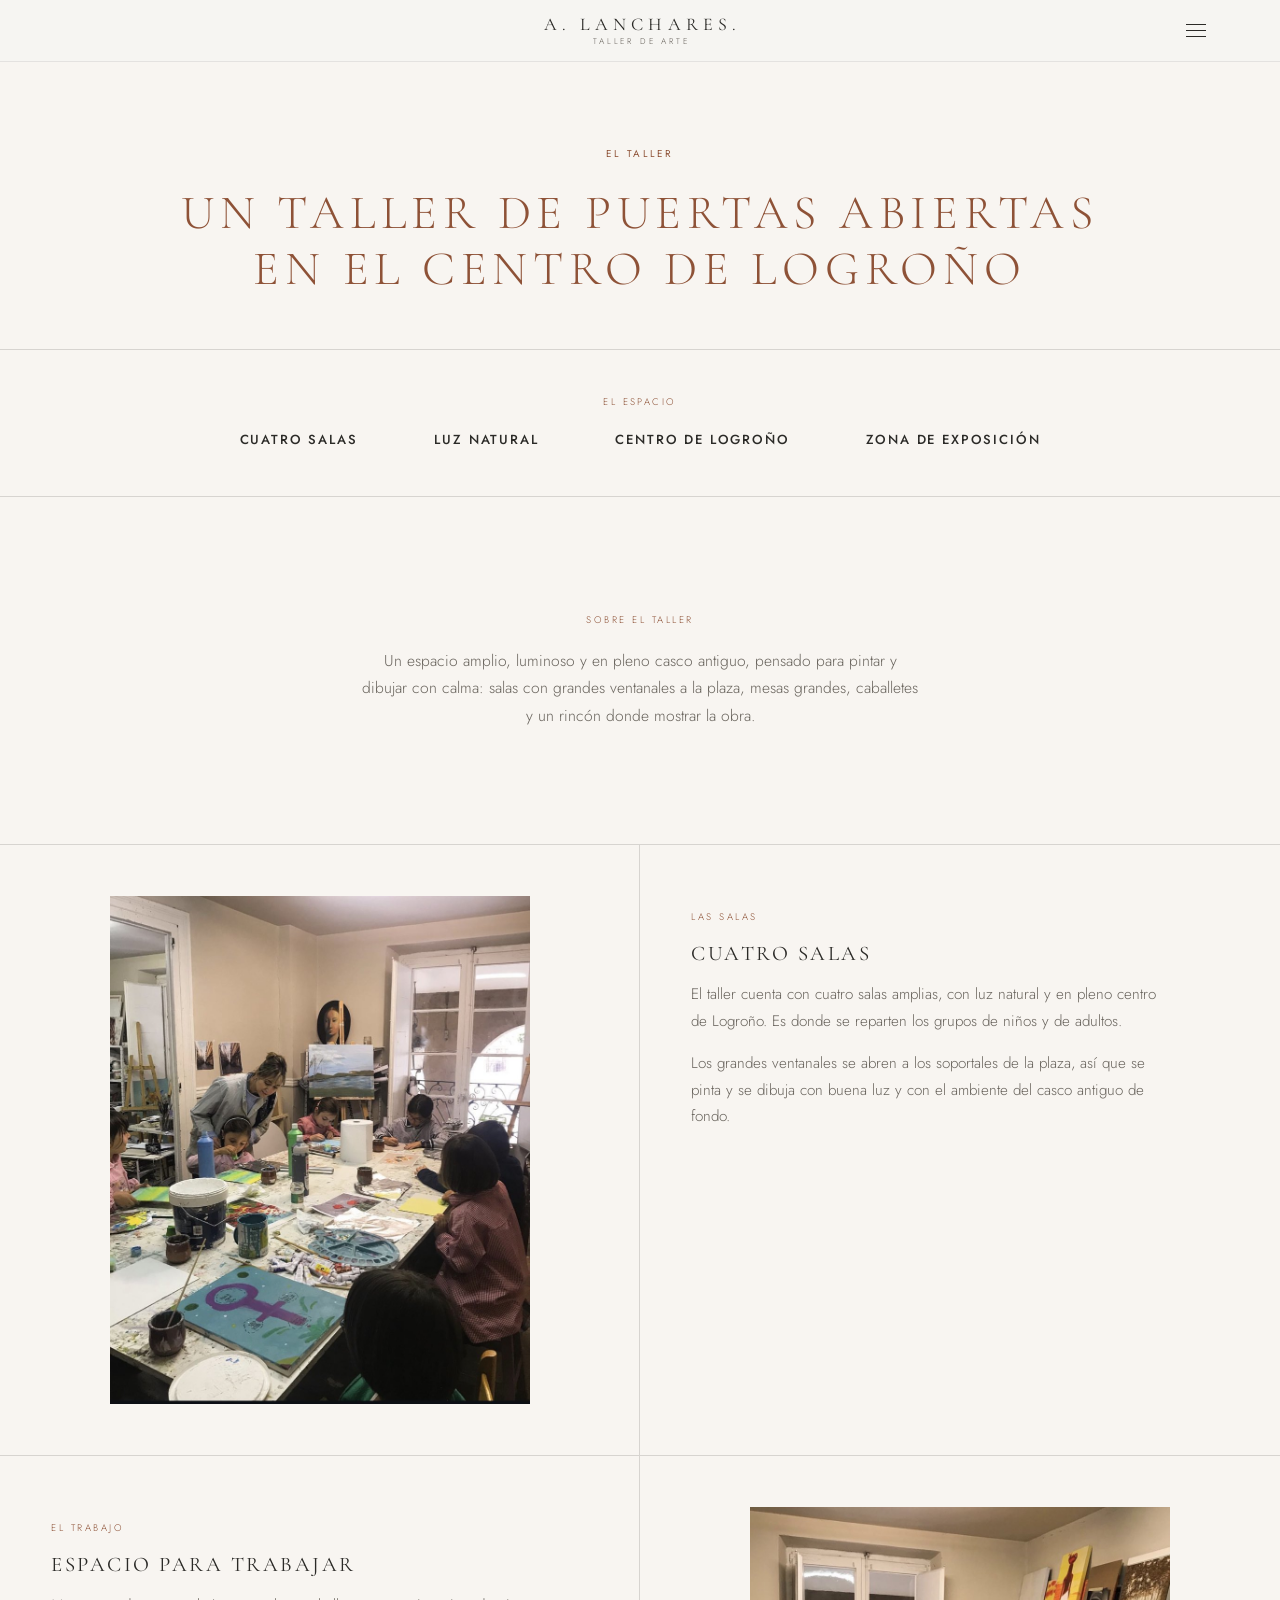
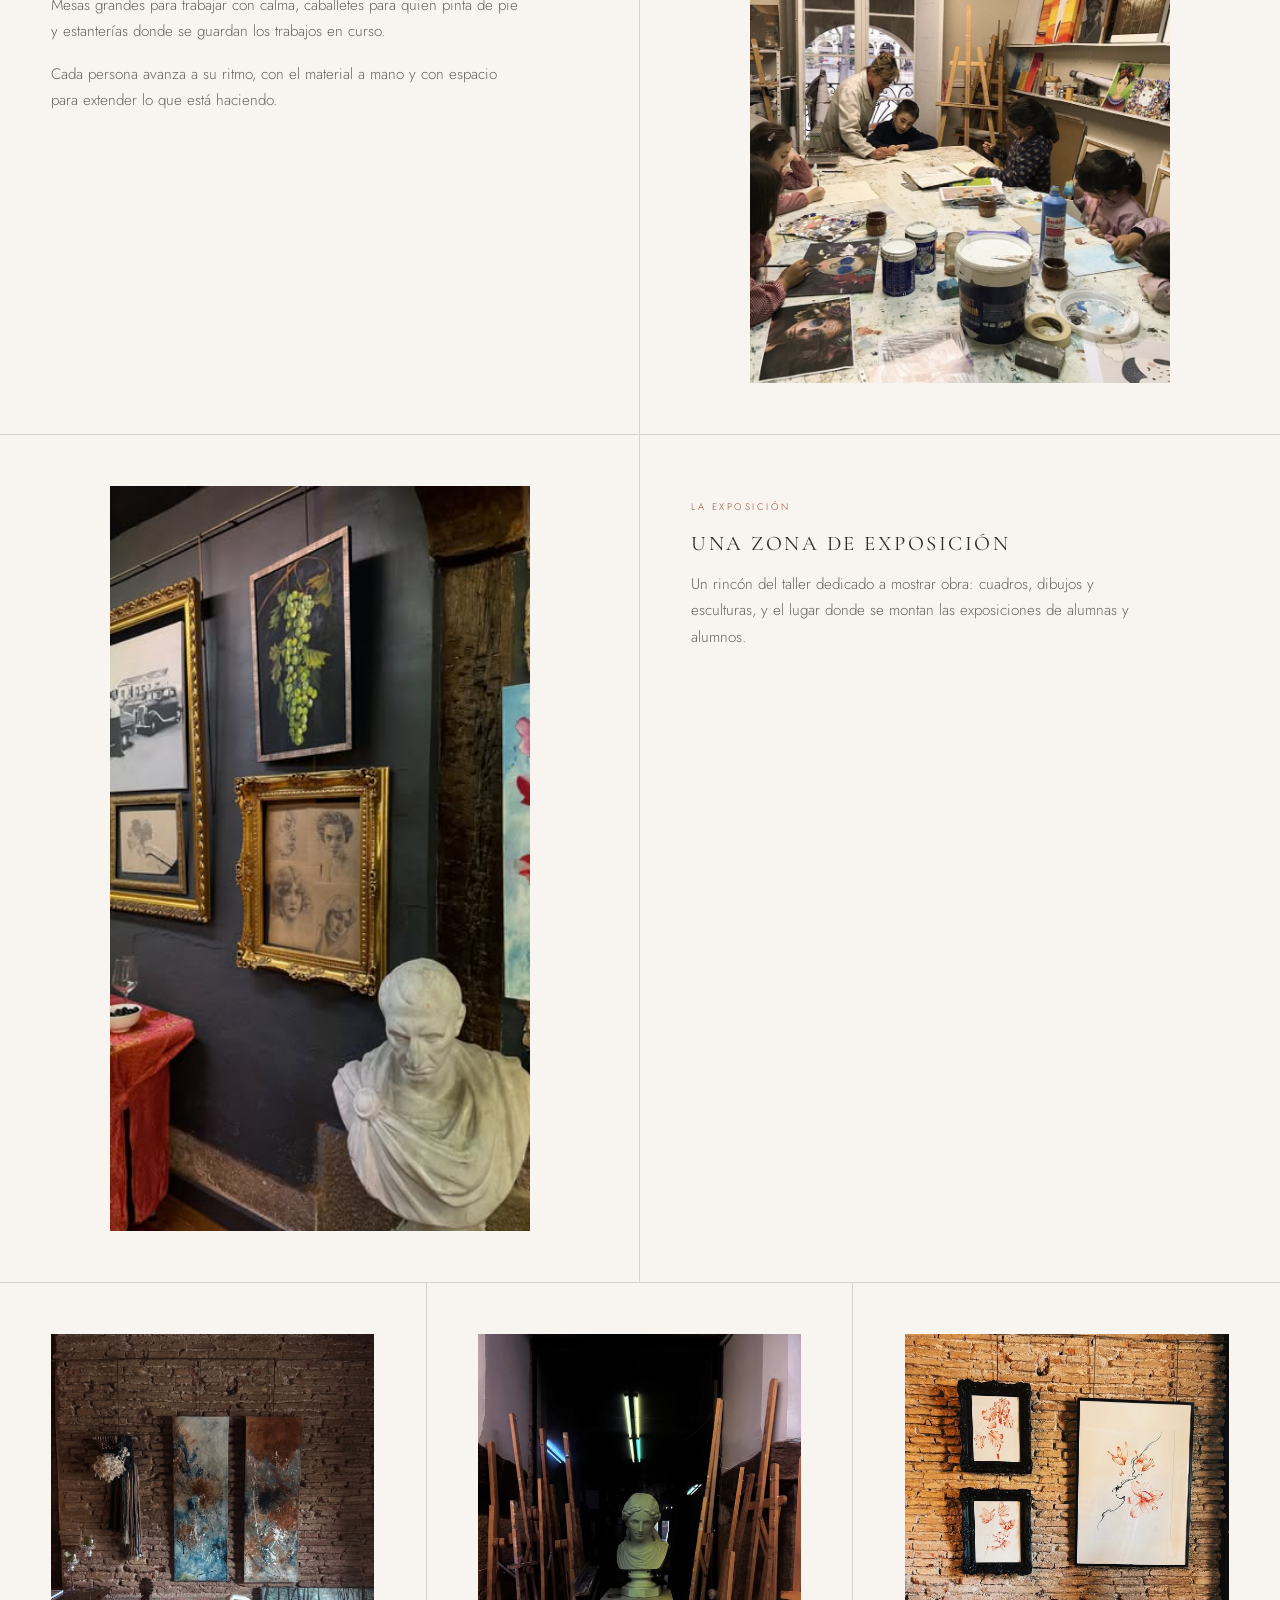
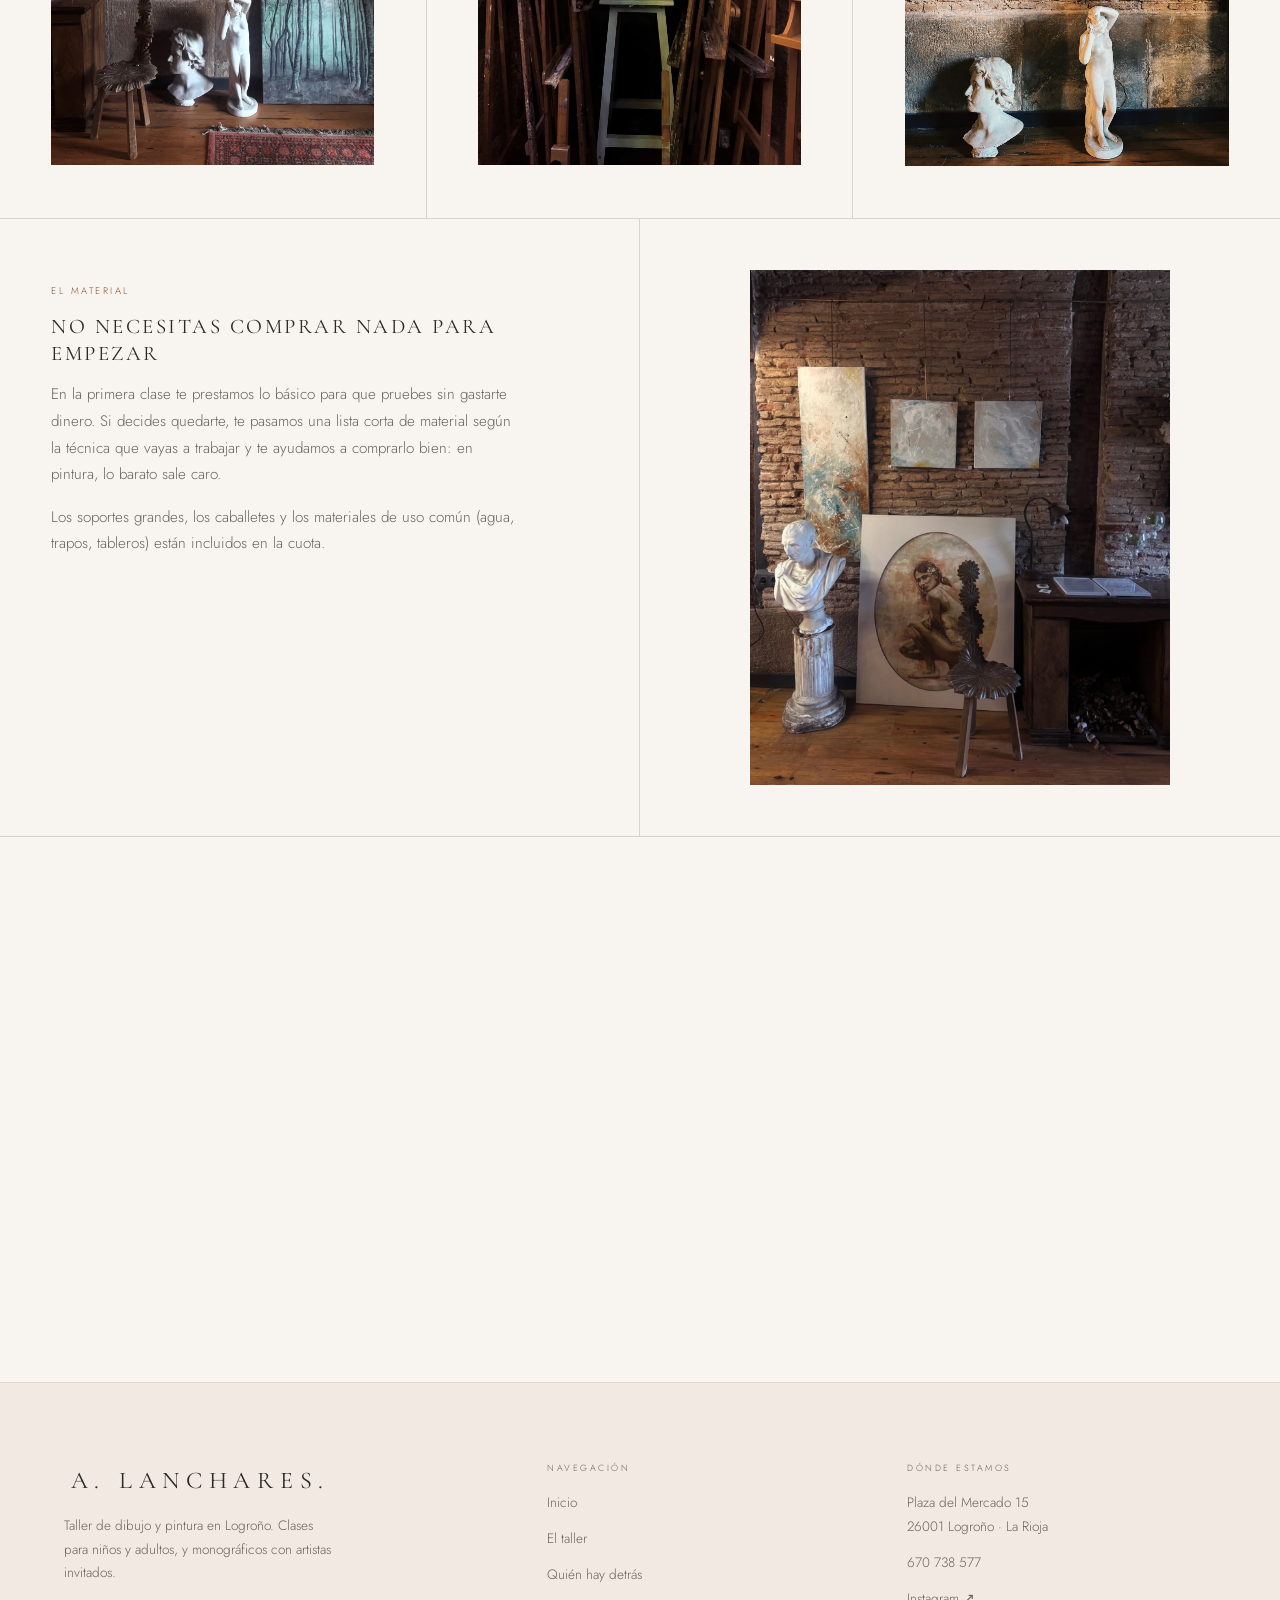
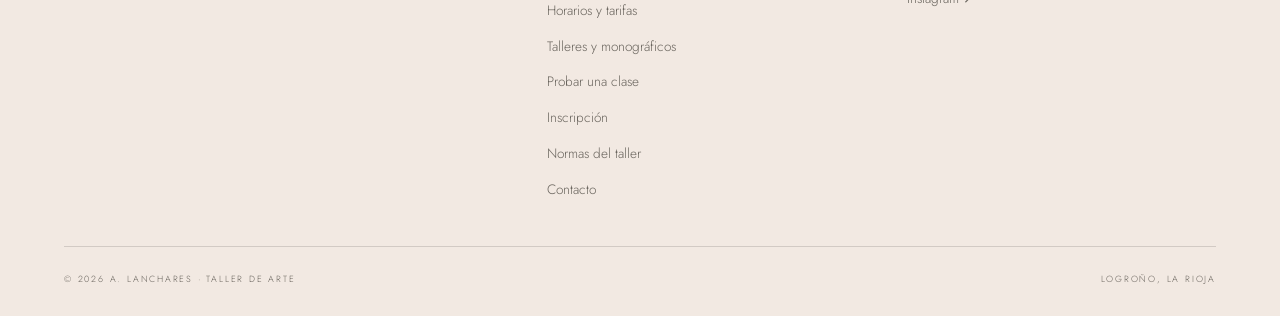
<file: el-taller.html>
<!doctype html>
<html lang="es">
<head>
<meta charset="utf-8" />
<meta name="viewport" content="width=device-width, initial-scale=1" />
<title>El taller | A. Lanchares · Taller de Arte, Logroño</title>
<meta name="description" content="Quiénes somos y cómo trabajamos en el taller de dibujo y pintura A. Lanchares, en el centro de Logroño." />
<link rel="canonical" href="https://tallerlanchares.es/el-taller.html" />
<meta name="theme-color" content="#f8f5f1" />

<meta property="og:type" content="website" />
<meta property="og:site_name" content="A. Lanchares · Taller de Arte" />
<meta property="og:locale" content="es_ES" />
<meta property="og:title" content="El taller | A. Lanchares · Taller de Arte, Logroño" />
<meta property="og:description" content="Quiénes somos y cómo trabajamos en el taller de dibujo y pintura A. Lanchares, en el centro de Logroño." />
<meta property="og:url" content="https://tallerlanchares.es/el-taller.html" />
<meta property="og:image" content="https://tallerlanchares.es/assets/images/port.jpg" />
<meta name="twitter:card" content="summary_large_image" />

<link rel="icon" href="assets/favicon.svg" type="image/svg+xml" />
<link rel="apple-touch-icon" href="assets/favicon.svg" />

<link rel="preconnect" href="https://fonts.googleapis.com" />
<link rel="preconnect" href="https://fonts.gstatic.com" crossorigin />
<link rel="stylesheet" href="https://fonts.googleapis.com/css2?family=Cormorant+Garamond:ital,wght@0,300;0,400;0,500;1,300;1,400&family=Jost:wght@300;400;500&display=swap" />
<link rel="stylesheet" href="assets/styles.css?v=76" />
<script src="assets/site.js?v=76" defer></script>
</head>
<body>

<a class="skip-link" href="#main">Saltar al contenido</a>

<header class="site-header">
  <a class="brand" href="index.html">
    <span class="brand__mark">A.&nbsp;Lanchares<em>.</em></span>
    <span class="brand__sub">Taller de arte</span>
  </a>

  <button class="nav-toggle" type="button" data-nav-toggle aria-expanded="false" aria-controls="menu-principal">
    <span></span><span></span><span></span>
    <span class="sr-only">Abrir menú</span>
  </button>
</header>


<div class="drawer" id="menu-principal" data-drawer>
  <nav class="drawer__list" aria-label="Principal">
    <a class="drawer__link" href="el-taller.html" aria-current="page">El taller</a>
    <a class="drawer__link" href="quien-hay-detras.html">Quién hay detrás</a>
    <a class="drawer__link" href="clases.html">Horarios y tarifas</a>
    <a class="drawer__link" href="talleres.html">Talleres y monográficos</a>
    <a class="drawer__link" href="normas.html">Normas del taller</a>
    <a class="drawer__link" href="contacto.html">Contacto</a>
  </nav>
  <div class="drawer__foot">
    <a href="tel:+34670738577">670 738 577</a>
    <a href="https://www.instagram.com/taller_lanchares/" target="_blank" rel="noreferrer">@taller_lanchares ↗</a>
    <span data-pendiente>Plaza del Mercado 15 · 26001 Logroño</span>
  </div>
</div>

<main id="main">
<section class="wrap page-hero">
  <p class="eyebrow eyebrow--tight">El taller</p>
  <h1 class="display h1">Un taller de <em>puertas abiertas</em> en el centro de Logroño</h1>
</section>

<section class="ed-franja" data-reveal>
  <p class="ed-label">El espacio</p>
  <ul class="ed-lista">
    <li>Cuatro salas</li>
    <li>Luz natural</li>
    <li>Centro de Logro&#241;o</li>
    <li>Zona de exposici&#243;n</li>
  </ul>
</section>

<section class="ed-centro" data-reveal>
  <p class="ed-label">Sobre el taller</p>
  <p class="ed-centro__texto">
    Un espacio amplio, luminoso y en pleno casco antiguo, pensado para pintar y dibujar con
    calma: salas con grandes ventanales a la plaza, mesas grandes, caballetes y un rinc&#243;n
    donde mostrar la obra.
  </p>
</section>

<section class="ed-fila" data-reveal>
    <figure class="ed-cel ed-cel--foto">
      <img src="assets/images/clase-ninos-1.jpg" alt="Arancha ayudando a una ni&#241;a a pintar en la mesa grande del taller, con otros ni&#241;os trabajando alrededor" width="900" height="1087" loading="lazy" />
    </figure>
    <div class="ed-cel ed-cel--texto">
      <p class="ed-label">Las salas</p>
      <h2 class="ed-titulo">Cuatro salas</h2>
        <p>El taller cuenta con cuatro salas amplias, con luz natural y en pleno centro de Logro&#241;o. Es donde se reparten los grupos de ni&#241;os y de adultos.</p>
        <p>Los grandes ventanales se abren a los soportales de la plaza, as&#237; que se pinta y se dibuja con buena luz y con el ambiente del casco antiguo de fondo.</p>
    </div>
</section>

<section class="ed-fila ed-fila--inversa" data-reveal>
    <div class="ed-cel ed-cel--texto">
      <p class="ed-label">El trabajo</p>
      <h2 class="ed-titulo">Espacio para trabajar</h2>
        <p>Mesas grandes para trabajar con calma, caballetes para quien pinta de pie y estanter&#237;as donde se guardan los trabajos en curso.</p>
        <p>Cada persona avanza a su ritmo, con el material a mano y con espacio para extender lo que est&#225; haciendo.</p>
    </div>
    <figure class="ed-cel ed-cel--foto">
      <img src="assets/images/clase-ninos-2.jpg" alt="Clase de ni&#241;os junto a la ventana al balc&#243;n, con caballetes y cuadros en las estanter&#237;as" width="900" height="1019" loading="lazy" />
    </figure>
</section>

<section class="ed-fila" data-reveal>
    <figure class="ed-cel ed-cel--foto">
      <img src="assets/images/exposicion.jpg" alt="Zona de exposici&#243;n: cuadros y dibujos enmarcados sobre una pared oscura, con un busto de escayola" width="361" height="640" loading="lazy" />
    </figure>
    <div class="ed-cel ed-cel--texto">
      <p class="ed-label">La exposici&#243;n</p>
      <h2 class="ed-titulo">Una zona de exposici&#243;n</h2>
        <p>Un rinc&#243;n del taller dedicado a mostrar obra: cuadros, dibujos y esculturas, y el lugar donde se montan las exposiciones de alumnas y alumnos.</p>
    </div>
</section>

<section class="ed-galeria" data-reveal>
  <figure class="ed-cel">
    <img src="assets/images/IMG_5129.jpg" alt="Pared de ladrillo con dos &#243;leos verticales, bustos de escayola y un cuadro de bosque apoyado" width="1290" height="1530" loading="lazy" />
  </figure>
  <figure class="ed-cel">
    <img src="assets/images/IMG_5131.jpg" alt="Caballetes de madera apilados en el pasillo del taller junto a un busto de escayola" width="1290" height="1707" loading="lazy" />
  </figure>
  <figure class="ed-cel">
    <img src="assets/images/IMG_5135.jpg" alt="Dibujos de flores enmarcados sobre la pared de ladrillo, con dos esculturas debajo" width="1290" height="1704" loading="lazy" />
  </figure>
</section>

<section class="ed-fila ed-fila--inversa ed-fila--ultima" data-reveal>
  <div class="ed-cel ed-cel--texto">
    <p class="ed-label">El material</p>
    <h2 class="ed-titulo">No necesitas comprar nada para empezar</h2>
    <p>
      En la primera clase te prestamos lo b&#225;sico para que pruebes sin gastarte dinero.
      Si decides quedarte, te pasamos una lista corta de material seg&#250;n la t&#233;cnica que
      vayas a trabajar y te ayudamos a comprarlo bien: en pintura, lo barato sale caro.
    </p>
    <p>
      <span data-pendiente>Los soportes grandes, los caballetes y los materiales de uso
      com&#250;n (agua, trapos, tableros) est&#225;n incluidos en la cuota.</span>
    </p>
  </div>
  <figure class="ed-cel ed-cel--foto">
    <img src="assets/images/IMG_5130.jpg" alt="Busto romano de escayola sobre una columna, junto a un &#243;leo de figura en un &#243;valo" width="1290" height="1582" loading="lazy" />
  </figure>
</section>

<section class="wrap section section--tight">
  <div class="cta" data-reveal>
    <p class="eyebrow eyebrow--tight">Visítanos</p>
    <h2 class="display h2">Pásate y lo ves con tus ojos</h2>
    <p class="lead">Te enseñamos el espacio, te contamos cómo van los grupos y pruebas una clase.</p>
    <div class="btn-row" style="justify-content:center">
      <a class="btn" href="contacto.html">Cómo llegar <span class="btn__arrow">→</span></a>
    </div>
  </div>
</section>
</main>

<footer class="site-footer">
  <div class="footer__top">
    <div class="footer__col">
      <span class="brand__mark" style="font-size:1.5rem">A.&nbsp;Lanchares<em style="font-style:normal">.</em></span>
      <p style="color:var(--ink-soft);max-width:34ch">
        Taller de dibujo y pintura en Logroño. Clases para niños y adultos,
        y monográficos con artistas invitados.
      </p>
    </div>

    <div class="footer__col">
      <span class="footer__title">Navegación</span>
      <a href="index.html">Inicio</a>
      <a href="el-taller.html">El taller</a>
      <a href="quien-hay-detras.html">Quién hay detrás</a>
      <a href="clases.html">Horarios y tarifas</a>
      <a href="talleres.html">Talleres y monográficos</a>
      <a href="probar-clase.html">Probar una clase</a>
      <a href="inscripcion.html">Inscripción</a>
      <a href="normas.html">Normas del taller</a>
      <a href="contacto.html">Contacto</a>
    </div>

    <div class="footer__col">
      <span class="footer__title">Dónde estamos</span>
      <span style="color:var(--ink-soft)" data-pendiente>Plaza del Mercado 15<br />26001 Logroño · La Rioja</span>
      <a href="tel:+34670738577">670 738 577</a>
      <a href="https://www.instagram.com/taller_lanchares/" target="_blank" rel="noreferrer">Instagram ↗</a>
    </div>
  </div>

  <div class="footer__bottom">
    <span>© <span data-year>2026</span> A. Lanchares · Taller de Arte</span>
    <span>Logroño, La Rioja</span>
  </div>
</footer>

</body>
</html>
</file>
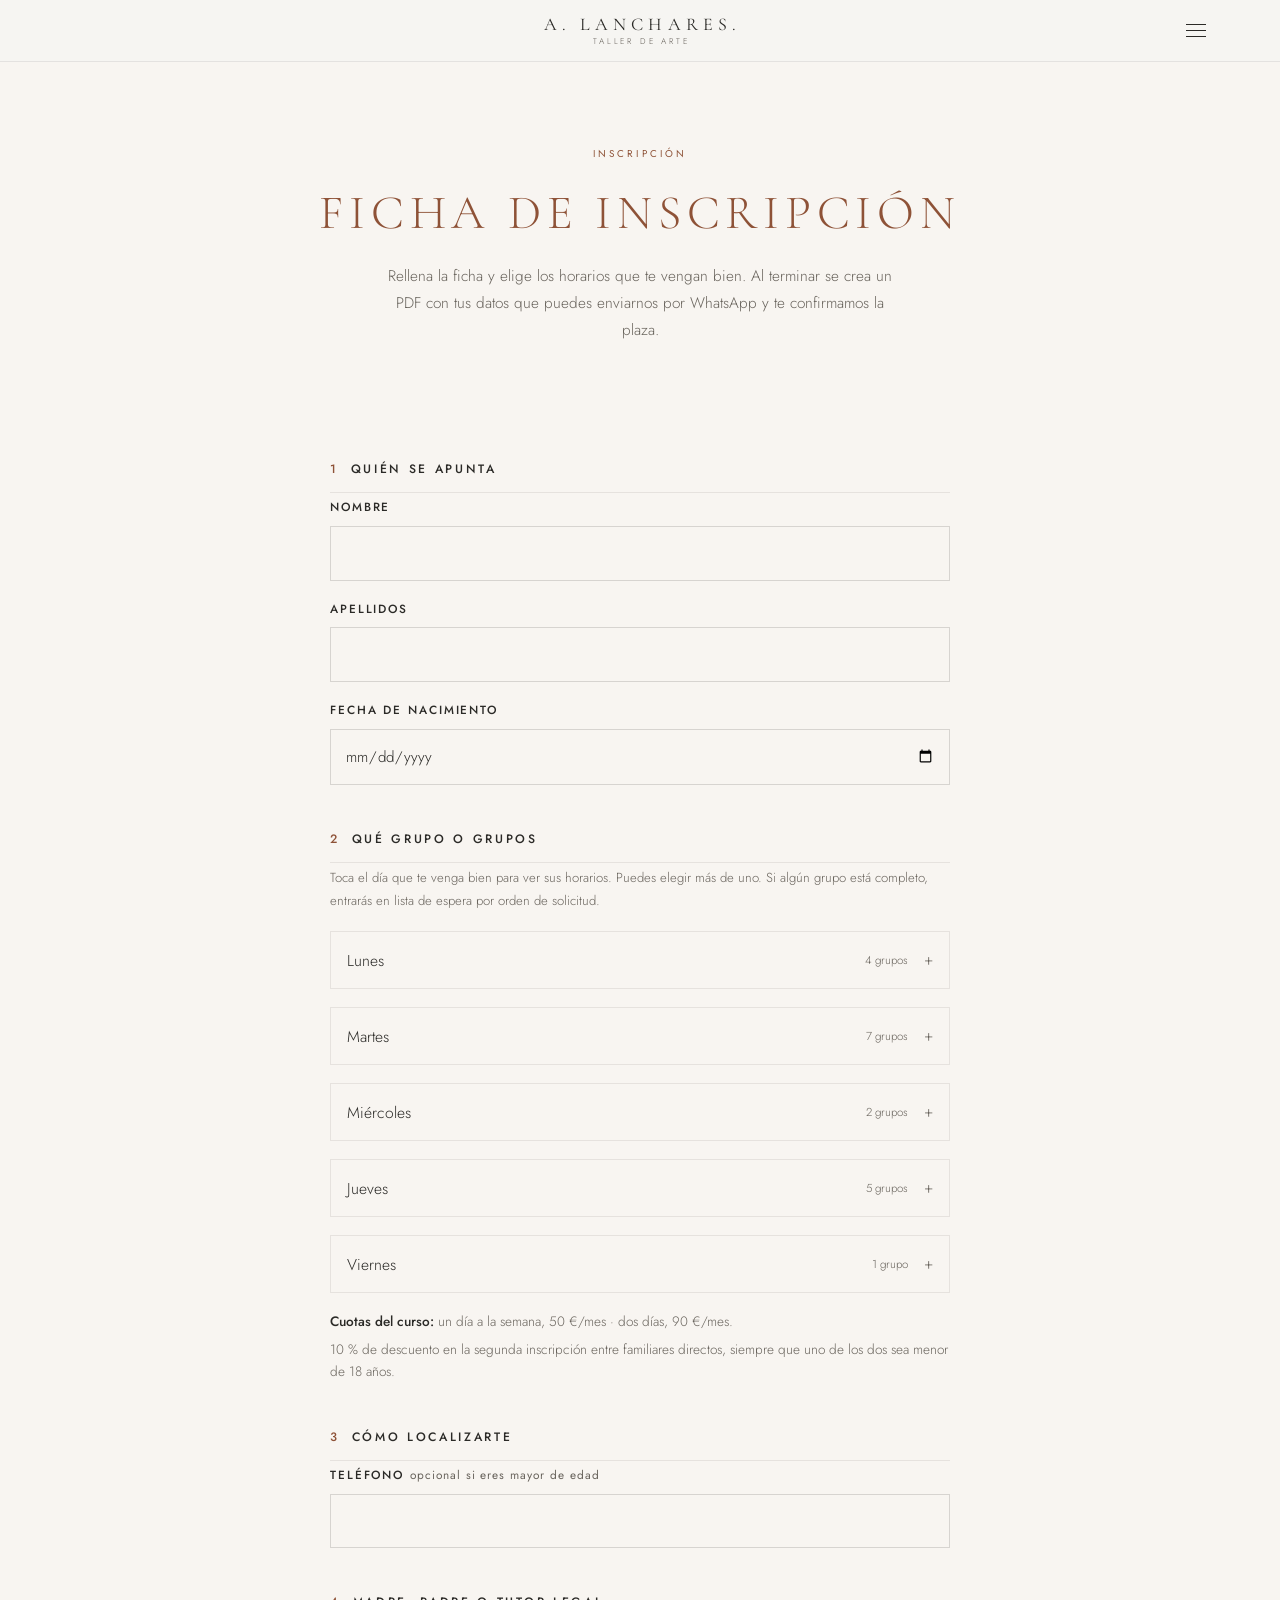
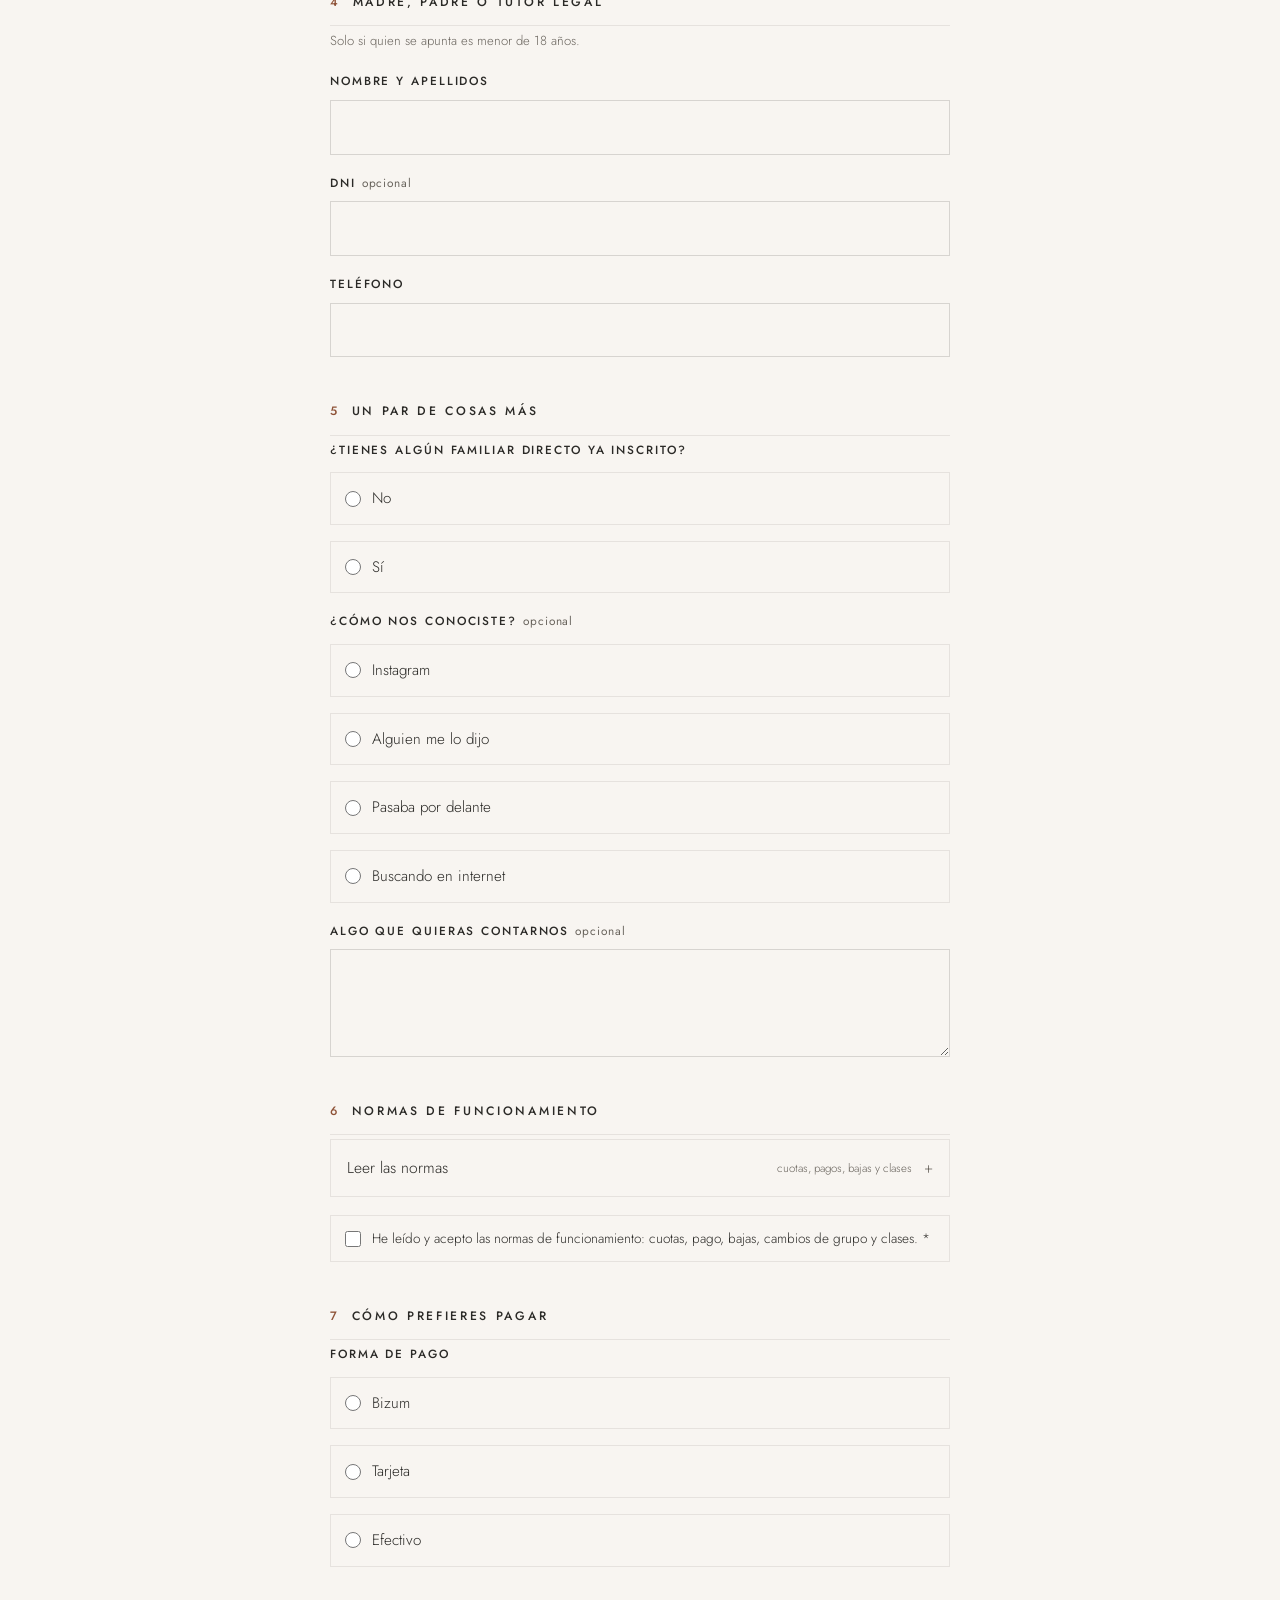
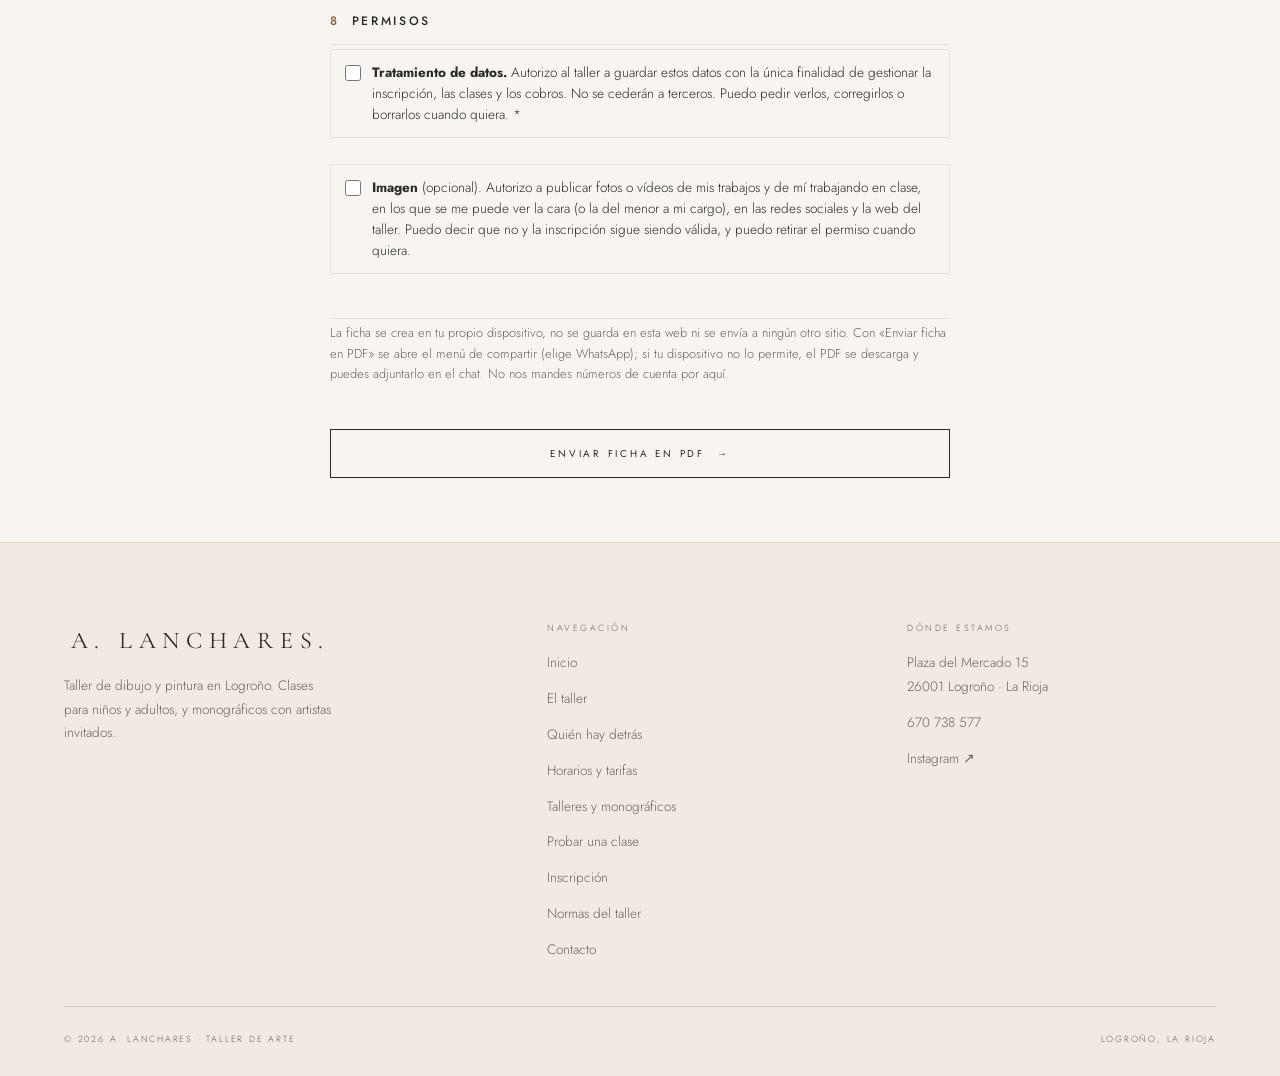
<file: inscripcion.html>
<!doctype html>
<html lang="es">
<head>
<meta charset="utf-8" />
<meta name="viewport" content="width=device-width, initial-scale=1" />
<title>Ficha de inscripci&#243;n | A. Lanchares · Taller de Arte, Logroño</title>
<meta name="description" content="Inscríbete en las clases del taller A. Lanchares de Logroño: elige tus horarios y envía la ficha por WhatsApp." />
<link rel="canonical" href="https://tallerlanchares.es/inscripcion.html" />
<meta name="theme-color" content="#f8f5f1" />

<meta property="og:type" content="website" />
<meta property="og:site_name" content="A. Lanchares · Taller de Arte" />
<meta property="og:locale" content="es_ES" />
<meta property="og:title" content="Ficha de inscripci&#243;n | A. Lanchares · Taller de Arte, Logroño" />
<meta property="og:description" content="Inscríbete en las clases del taller A. Lanchares de Logroño." />
<meta property="og:url" content="https://tallerlanchares.es/inscripcion.html" />
<meta property="og:image" content="https://tallerlanchares.es/assets/images/port.jpg" />
<meta name="twitter:card" content="summary_large_image" />

<link rel="icon" href="assets/favicon.svg" type="image/svg+xml" />
<link rel="apple-touch-icon" href="assets/favicon.svg" />

<link rel="preconnect" href="https://fonts.googleapis.com" />
<link rel="preconnect" href="https://fonts.gstatic.com" crossorigin />
<link rel="stylesheet" href="https://fonts.googleapis.com/css2?family=Cormorant+Garamond:ital,wght@0,300;0,400;0,500;1,300;1,400&family=Jost:wght@300;400;500&display=swap" />
<link rel="stylesheet" href="assets/styles.css?v=76" />
<script src="assets/site.js?v=76" defer></script>
</head>
<body>

<a class="skip-link" href="#main">Saltar al contenido</a>

<header class="site-header">
  <a class="brand" href="index.html">
    <span class="brand__mark">A.&nbsp;Lanchares<em>.</em></span>
    <span class="brand__sub">Taller de arte</span>
  </a>

  <button class="nav-toggle" type="button" data-nav-toggle aria-expanded="false" aria-controls="menu-principal">
    <span></span><span></span><span></span>
    <span class="sr-only">Abrir menú</span>
  </button>
</header>


<div class="drawer" id="menu-principal" data-drawer>
  <nav class="drawer__list" aria-label="Principal">
    <a class="drawer__link" href="el-taller.html">El taller</a>
    <a class="drawer__link" href="quien-hay-detras.html">Quién hay detrás</a>
    <a class="drawer__link" href="clases.html">Horarios y tarifas</a>
    <a class="drawer__link" href="talleres.html">Talleres y monográficos</a>
    <a class="drawer__link" href="normas.html">Normas del taller</a>
    <a class="drawer__link" href="contacto.html">Contacto</a>
  </nav>
  <div class="drawer__foot">
    <a href="tel:+34670738577">670 738 577</a>
    <a href="https://www.instagram.com/taller_lanchares/" target="_blank" rel="noreferrer">@taller_lanchares ↗</a>
    <span data-pendiente>Plaza del Mercado 15 · 26001 Logroño</span>
  </div>
</div>

<main id="main">

<section class="wrap page-hero">
  <p class="eyebrow">Inscripci&#243;n</p>
  <h1 class="display h1">Ficha de <em>inscripci&#243;n</em></h1>
  <p class="lead">
    Rellena la ficha y elige los horarios que te vengan bien. Al terminar se crea un PDF
    con tus datos que puedes enviarnos por WhatsApp y te confirmamos la plaza.
  </p>
</section>

<section class="wrap section section--tight">
  <div class="note" id="ins-app" hidden style="max-width:620px;margin:0 auto 28px">
    <strong>Est&#225;s en el navegador de una aplicaci&#243;n (Instagram, Facebook&#8230;).</strong>
    Desde aqu&#237; no se puede compartir el PDF. Abre esta p&#225;gina en Safari o Chrome
    (en el men&#250; de los tres puntos, &#171;Abrir en el navegador&#187;) y vuelve a enviar la ficha.
  </div>

  <form class="formulario formulario--ficha" id="form-inscripcion" novalidate>

    <fieldset class="bloque">
      <legend class="bloque__titulo"><span>1</span> Qui&#233;n se apunta</legend>
      <div class="campo">
        <label for="ins-nombre">Nombre</label>
        <input type="text" id="ins-nombre" name="nombre" autocomplete="given-name" required />
      </div>
      <div class="campo">
        <label for="ins-apellidos">Apellidos</label>
        <input type="text" id="ins-apellidos" name="apellidos" autocomplete="family-name" required />
      </div>
      <div class="campo">
        <label for="ins-nacimiento">Fecha de nacimiento</label>
        <input type="date" id="ins-nacimiento" name="nacimiento" autocomplete="bday" required />
      </div>
    </fieldset>

    <fieldset class="bloque" id="bloque-grupos">
      <legend class="bloque__titulo"><span>2</span> Qu&#233; grupo o grupos</legend>
      <p class="campo__ayuda">
        Toca el d&#237;a que te venga bien para ver sus horarios. Puedes elegir m&#225;s de uno.
        Si alg&#250;n grupo est&#225; completo, entrar&#225;s en lista de espera por orden de solicitud.
      </p>
      <details class="dia">
        <summary><span class="dia__nombre">Lunes</span><span class="dia__n">4 grupos</span></summary>
        <div class="dia__grupos">
          <label class="opcion"><input type="checkbox" name="grupo" value="Lunes 11:30 – 13:30 · Adultos (Arancha)" /> <span><strong>11:30 &#8211; 13:30</strong> &#183; Adultos <em class="dia__quien">con Arancha</em></span></label>
          <label class="opcion"><input type="checkbox" name="grupo" value="Lunes 17:00 – 19:00 · Adultos (Arancha)" /> <span><strong>17:00 &#8211; 19:00</strong> &#183; Adultos <em class="dia__quien">con Arancha</em></span></label>
          <label class="opcion"><input type="checkbox" name="grupo" value="Lunes 17:00 – 19:00 · Adultos y niños (Raquel)" /> <span><strong>17:00 &#8211; 19:00</strong> &#183; Adultos y ni&#241;os <em class="dia__quien">con Raquel</em></span></label>
          <label class="opcion"><input type="checkbox" name="grupo" value="Lunes 17:00 – 19:00 · Adultos y niños (Valeria)" /> <span><strong>17:00 &#8211; 19:00</strong> &#183; Adultos y ni&#241;os <em class="dia__quien">con Valeria</em></span></label>
        </div>
      </details>
      <details class="dia">
        <summary><span class="dia__nombre">Martes</span><span class="dia__n">7 grupos</span></summary>
        <div class="dia__grupos">
          <label class="opcion"><input type="checkbox" name="grupo" value="Martes 9:30 – 11:30 · Adultos (Arancha)" /> <span><strong>9:30 &#8211; 11:30</strong> &#183; Adultos <em class="dia__quien">con Arancha</em></span></label>
          <label class="opcion"><input type="checkbox" name="grupo" value="Martes 9:30 – 11:30 · Adultos (Valeria)" /> <span><strong>9:30 &#8211; 11:30</strong> &#183; Adultos <em class="dia__quien">con Valeria</em></span></label>
          <label class="opcion"><input type="checkbox" name="grupo" value="Martes 11:30 – 13:30 · Adultos (Arancha)" /> <span><strong>11:30 &#8211; 13:30</strong> &#183; Adultos <em class="dia__quien">con Arancha</em></span></label>
          <label class="opcion"><input type="checkbox" name="grupo" value="Martes 17:00 – 19:00 · Adultos (Arancha)" /> <span><strong>17:00 &#8211; 19:00</strong> &#183; Adultos <em class="dia__quien">con Arancha</em></span></label>
          <label class="opcion"><input type="checkbox" name="grupo" value="Martes 17:00 – 19:00 · Niños (Raquel)" /> <span><strong>17:00 &#8211; 19:00</strong> &#183; Ni&#241;os <em class="dia__quien">con Raquel</em></span></label>
          <label class="opcion"><input type="checkbox" name="grupo" value="Martes 17:00 – 19:00 · Adultos y niños (Valeria)" /> <span><strong>17:00 &#8211; 19:00</strong> &#183; Adultos y ni&#241;os <em class="dia__quien">con Valeria</em></span></label>
          <label class="opcion"><input type="checkbox" name="grupo" value="Martes 19:15 – 21:15 · Adultos (Arancha)" /> <span><strong>19:15 &#8211; 21:15</strong> &#183; Adultos <em class="dia__quien">con Arancha</em></span></label>
        </div>
      </details>
      <details class="dia">
        <summary><span class="dia__nombre">Mi&#233;rcoles</span><span class="dia__n">2 grupos</span></summary>
        <div class="dia__grupos">
          <label class="opcion"><input type="checkbox" name="grupo" value="Miércoles 11:30 – 13:30 · Adultos (Arancha)" /> <span><strong>11:30 &#8211; 13:30</strong> &#183; Adultos <em class="dia__quien">con Arancha</em></span></label>
          <label class="opcion"><input type="checkbox" name="grupo" value="Miércoles 17:00 – 19:00 · Niños (Raquel)" /> <span><strong>17:00 &#8211; 19:00</strong> &#183; Ni&#241;os <em class="dia__quien">con Raquel</em></span></label>
        </div>
      </details>
      <details class="dia">
        <summary><span class="dia__nombre">Jueves</span><span class="dia__n">5 grupos</span></summary>
        <div class="dia__grupos">
          <label class="opcion"><input type="checkbox" name="grupo" value="Jueves 10:00 – 12:00 · Adultos (Arancha)" /> <span><strong>10:00 &#8211; 12:00</strong> &#183; Adultos <em class="dia__quien">con Arancha</em></span></label>
          <label class="opcion"><input type="checkbox" name="grupo" value="Jueves 11:30 – 13:30 · Adultos (Raquel)" /> <span><strong>11:30 &#8211; 13:30</strong> &#183; Adultos <em class="dia__quien">con Raquel</em></span></label>
          <label class="opcion"><input type="checkbox" name="grupo" value="Jueves 17:00 – 19:00 · Adultos (Arancha)" /> <span><strong>17:00 &#8211; 19:00</strong> &#183; Adultos <em class="dia__quien">con Arancha</em></span></label>
          <label class="opcion"><input type="checkbox" name="grupo" value="Jueves 17:00 – 19:00 · Niños (Raquel)" /> <span><strong>17:00 &#8211; 19:00</strong> &#183; Ni&#241;os <em class="dia__quien">con Raquel</em></span></label>
          <label class="opcion"><input type="checkbox" name="grupo" value="Jueves 19:15 – 21:15 · Adultos (Arancha)" /> <span><strong>19:15 &#8211; 21:15</strong> &#183; Adultos <em class="dia__quien">con Arancha</em></span></label>
        </div>
      </details>
      <details class="dia">
        <summary><span class="dia__nombre">Viernes</span><span class="dia__n">1 grupo</span></summary>
        <div class="dia__grupos">
          <label class="opcion"><input type="checkbox" name="grupo" value="Viernes 16:00 – 18:00 · Niños (Raquel)" /> <span><strong>16:00 &#8211; 18:00</strong> &#183; Ni&#241;os <em class="dia__quien">con Raquel</em></span></label>
        </div>
      </details>
      <div class="tarifas__resumen">
        <p><strong>Cuotas del curso:</strong> un d&#237;a a la semana, 50&nbsp;&#8364;/mes &#183; dos d&#237;as, 90&nbsp;&#8364;/mes.</p>
        <p>10&nbsp;% de descuento en la segunda inscripci&#243;n entre familiares directos, siempre que uno de los dos sea menor de 18 a&#241;os.</p>
      </div>
    </fieldset>

    <fieldset class="bloque">
      <legend class="bloque__titulo"><span>3</span> C&#243;mo localizarte</legend>
      <div class="campo">
        <label for="ins-telefono">Tel&#233;fono <span class="campo__opcional">opcional si eres mayor de edad</span></label>
        <input type="tel" id="ins-telefono" name="telefono" autocomplete="tel" inputmode="tel" />
      </div>
    </fieldset>

    <fieldset class="bloque" id="bloque-tutor">
      <legend class="bloque__titulo"><span>4</span> Madre, padre o tutor legal</legend>
      <p class="campo__ayuda">Solo si quien se apunta es menor de 18 a&#241;os.</p>
      <div class="campo">
        <label for="ins-tutor">Nombre y apellidos</label>
        <input type="text" id="ins-tutor" name="tutor" autocomplete="off" />
      </div>
      <div class="campo">
        <label for="ins-tutor-dni">DNI <span class="campo__opcional">opcional</span></label>
        <input type="text" id="ins-tutor-dni" name="tutorDni" autocomplete="off" />
      </div>
      <div class="campo">
        <label for="ins-tutor-tel">Tel&#233;fono</label>
        <input type="tel" id="ins-tutor-tel" name="tutorTel" inputmode="tel" autocomplete="off" />
      </div>
    </fieldset>

    <fieldset class="bloque">
      <legend class="bloque__titulo"><span>5</span> Un par de cosas m&#225;s</legend>
      <fieldset class="campo campo--opciones">
        <legend>&#191;Tienes alg&#250;n familiar directo ya inscrito?</legend>
        <label class="opcion"><input type="radio" name="familiar" value="No" /> <span>No</span></label>
        <label class="opcion"><input type="radio" name="familiar" value="S&#237;" /> <span>S&#237;</span></label>
      </fieldset>
      <fieldset class="campo campo--opciones">
        <legend>&#191;C&#243;mo nos conociste? <span class="campo__opcional">opcional</span></legend>
        <label class="opcion"><input type="radio" name="conocio" value="Instagram" /> <span>Instagram</span></label>
        <label class="opcion"><input type="radio" name="conocio" value="Alguien me lo dijo" /> <span>Alguien me lo dijo</span></label>
        <label class="opcion"><input type="radio" name="conocio" value="Pasaba por delante" /> <span>Pasaba por delante</span></label>
        <label class="opcion"><input type="radio" name="conocio" value="Buscando en internet" /> <span>Buscando en internet</span></label>
      </fieldset>
      <div class="campo">
        <label for="ins-nota">Algo que quieras contarnos <span class="campo__opcional">opcional</span></label>
        <textarea id="ins-nota" name="nota" rows="3"></textarea>
      </div>
    </fieldset>

    <fieldset class="bloque">
      <legend class="bloque__titulo"><span>6</span> Normas de funcionamiento</legend>
      <details class="normas">
        <summary>Leer las normas <span class="dia__n">cuotas, pagos, bajas y clases</span></summary>
        <div class="normas__texto">
        <h3 class="normas__titulo">Cuotas</h3>
        <ol>
          <li>El pago es mensual. Los d&#237;as sueltos solo se pagan en el caso de personas que no son alumnos/as del taller.</li>
          <li>Sin matr&#237;cula y sin permanencia: puedes dejarlo cuando quieras.</li>
          <li><strong>Descuento familiar &#183; 10 %.</strong> Para familiares directos matriculados en el taller, siempre que al menos uno de los alumnos/as sea menor de 18 a&#241;os. El descuento se aplica sobre la cuota mensual de menor importe, independientemente del horario en el que est&#233; cada alumno/a.</li>
          <li>Si subimos los precios te avisaremos con un mes de antelaci&#243;n.</li>
        </ol>
        <h3 class="normas__titulo">Pago</h3>
        <ol>
          <li>La cuota se paga entre el 1 y el 5 de cada mes.</li>
          <li>Dos mensualidades sin pagar suponen perder la plaza, que pasa a quien est&#233; en lista de espera.</li>
        </ol>
        <h3 class="normas__titulo">Altas, bajas y cambios</h3>
        <ol>
          <li>La plaza queda reservada cuando recibimos la ficha y confirmamos el grupo.</li>
          <li>Si el grupo est&#225; completo entras en lista de espera por orden de fecha de solicitud.</li>
          <li>Las bajas se avisan antes del d&#237;a 25 del mes anterior. Si no se avisa, se cobrar&#225; la mensualidad.</li>
          <li>Los cambios de grupo se piden con la misma antelaci&#243;n y dependen de que haya plaza libre.</li>
          <li>Si el familiar con el que compart&#237;as descuento se da de baja, el 10 % deja de aplicarse el mes siguiente.</li>
        </ol>
        <h3 class="normas__titulo">Clases</h3>
        <ol>
          <li>Las clases a las que el alumno/a no venga no se descuentan, pero se pueden recuperar en otra clase que elija, siempre que quede hueco libre en ella. La recuperaci&#243;n se hace dentro del mismo mes: las clases no son acumulables para meses siguientes.</li>
          <li>Si la clase se cancela por causa del taller, se recupera en otra fecha o se descuenta de la cuota.</li>
          <li>Los festivos oficiales no se recuperan: ya est&#225;n contemplados en la cuota. El calendario del curso, con los d&#237;as que el taller cierra, se entrega al empezar y se avisa de cualquier cambio con antelaci&#243;n.</li>
          <li>El curso va de octubre a junio: son 9 mensualidades. De julio a septiembre no hay clases regulares y no se cobra cuota.</li>
        </ol>
        <h3 class="normas__titulo">Menores</h3>
        <ol>
          <li>Al terminar la clase, el menor se entrega a su madre, padre o tutor legal.</li>
          <li>Si le va a recoger otra persona, av&#237;sanos antes por escrito o por WhatsApp.</li>
          <li>Te pedimos puntualidad en la recogida: despu&#233;s de la clase suele entrar otro grupo.</li>
        </ol>
        <h3 class="normas__titulo">Material</h3>
        <ol>
          <li>El taller pone el material com&#250;n de uso general.</li>
          <li>El material personal lo trae cada alumno/a, y puede comprarse en el propio taller.</li>
        </ol>
        <h3 class="normas__titulo">Imagen y datos</h3>
        <ol>
          <li>Solo se publican fotos de los trabajos y de las personas trabajando, y en ellas se les puede ver la cara, si dan su permiso. Es opcional y se puede retirar cuando quieras.</li>
          <li>Tus datos se usan &#250;nicamente para gestionar las clases y los cobros. No se ceden a nadie.</li>
        </ol>
        </div>
      </details>
      <label class="opcion opcion--texto">
        <input type="checkbox" id="ins-normas" name="normas" />
        <span>He le&#237;do y acepto las normas de funcionamiento: cuotas, pago, bajas, cambios de grupo y clases. *</span>
      </label>
    </fieldset>

    <fieldset class="bloque" id="bloque-pago">
      <legend class="bloque__titulo"><span>7</span> C&#243;mo prefieres pagar</legend>
      <fieldset class="campo campo--opciones">
        <legend>Forma de pago</legend>
        <label class="opcion"><input type="radio" name="pago" value="Bizum" required /> <span>Bizum</span></label>
        <label class="opcion"><input type="radio" name="pago" value="Tarjeta" /> <span>Tarjeta</span></label>
        <label class="opcion"><input type="radio" name="pago" value="Efectivo" /> <span>Efectivo</span></label>
      </fieldset>
    </fieldset>

    <fieldset class="bloque">
      <legend class="bloque__titulo"><span>8</span> Permisos</legend>
      <label class="opcion opcion--texto">
        <input type="checkbox" id="ins-datos" name="datos" />
        <span><strong>Tratamiento de datos.</strong> Autorizo al taller a guardar estos datos con la &#250;nica finalidad de gestionar la inscripci&#243;n, las clases y los cobros. No se ceder&#225;n a terceros. Puedo pedir verlos, corregirlos o borrarlos cuando quiera. *</span>
      </label>
      <label class="opcion opcion--texto">
        <input type="checkbox" name="imagen" />
        <span><strong>Imagen</strong> (opcional). Autorizo a publicar fotos o v&#237;deos de mis trabajos y de m&#237; trabajando en clase, en los que se me puede ver la cara (o la del menor a mi cargo), en las redes sociales y la web del taller. Puedo decir que no y la inscripci&#243;n sigue siendo v&#225;lida, y puedo retirar el permiso cuando quiera.</span>
      </label>
    </fieldset>

    <p class="formulario__aviso">
      La ficha se crea en tu propio dispositivo, no se guarda en esta web ni se env&#237;a a ning&#250;n
      otro sitio. Con &#171;Enviar ficha en PDF&#187; se abre el men&#250; de compartir (elige WhatsApp);
      si tu dispositivo no lo permite, el PDF se descarga y puedes adjuntarlo en el chat.
      No nos mandes n&#250;meros de cuenta por aqu&#237;.
    </p>

    <div class="formulario__pie">
      <button class="btn" type="submit" data-accion="compartir">Enviar ficha en PDF <span class="btn__arrow">&#8594;</span></button>
      <p class="formulario__error" id="ins-error" role="alert" hidden></p>
      <p class="formulario__ok" id="ins-ok" role="status" hidden></p>
    </div>

    <noscript>
      <p class="note">
        El formulario necesita JavaScript para crear el PDF. Puedes escribirnos
        directamente al <a class="text-link" href="https://wa.me/34660671394" target="_blank" rel="noreferrer">660&nbsp;671&nbsp;394</a>.
      </p>
    </noscript>
  </form>
</section>

</main>

<footer class="site-footer">
  <div class="footer__top">
    <div class="footer__col">
      <span class="brand__mark" style="font-size:1.5rem">A.&nbsp;Lanchares<em style="font-style:normal">.</em></span>
      <p style="color:var(--ink-soft);max-width:34ch">
        Taller de dibujo y pintura en Logroño. Clases para niños y adultos,
        y monográficos con artistas invitados.
      </p>
    </div>

    <div class="footer__col">
      <span class="footer__title">Navegación</span>
      <a href="index.html">Inicio</a>
      <a href="el-taller.html">El taller</a>
      <a href="quien-hay-detras.html">Quién hay detrás</a>
      <a href="clases.html">Horarios y tarifas</a>
      <a href="talleres.html">Talleres y monográficos</a>
      <a href="probar-clase.html">Probar una clase</a>
      <a href="inscripcion.html">Inscripción</a>
      <a href="normas.html">Normas del taller</a>
      <a href="contacto.html">Contacto</a>
    </div>

    <div class="footer__col">
      <span class="footer__title">Dónde estamos</span>
      <span style="color:var(--ink-soft)" data-pendiente>Plaza del Mercado 15<br />26001 Logroño · La Rioja</span>
      <a href="tel:+34670738577">670 738 577</a>
      <a href="https://www.instagram.com/taller_lanchares/" target="_blank" rel="noreferrer">Instagram ↗</a>
    </div>
  </div>

  <div class="footer__bottom">
    <span>© <span data-year>2026</span> A. Lanchares · Taller de Arte</span>
    <span>Logroño, La Rioja</span>
  </div>
</footer>

</body>
</html>
</file>
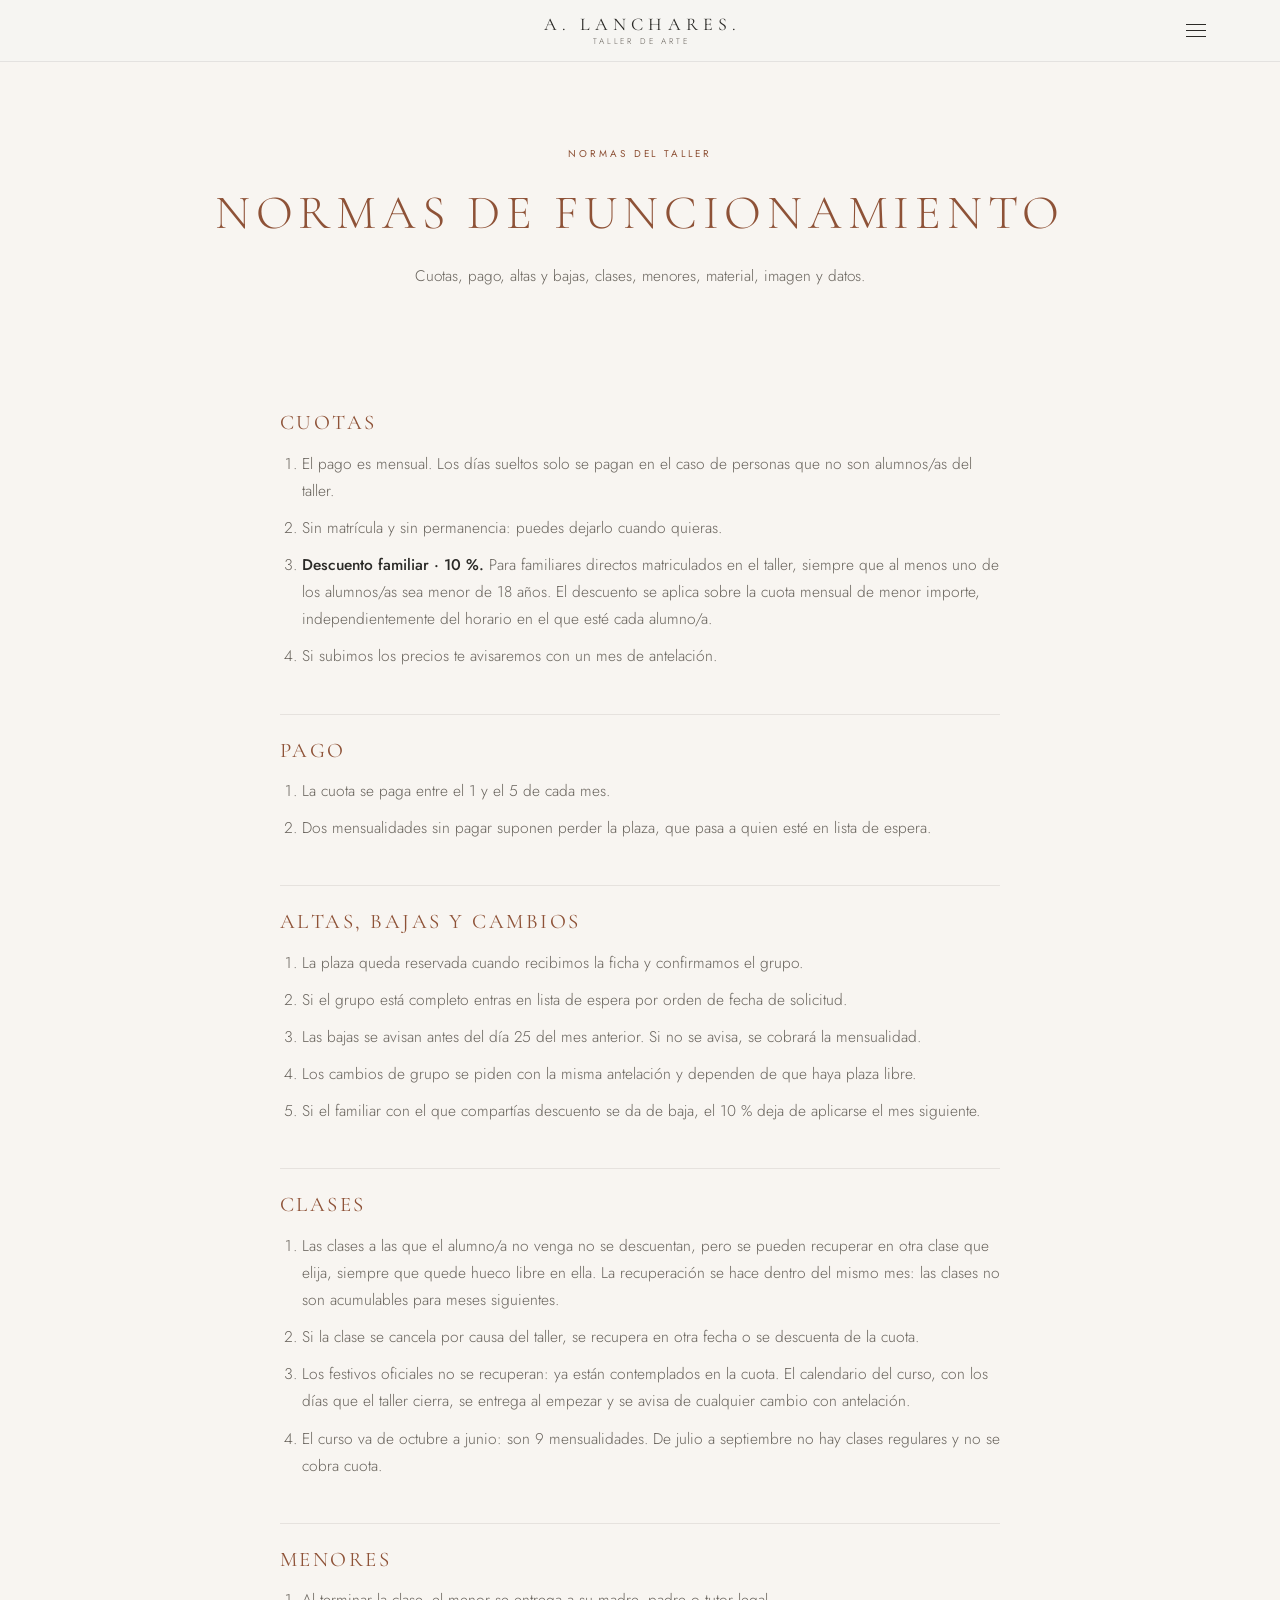
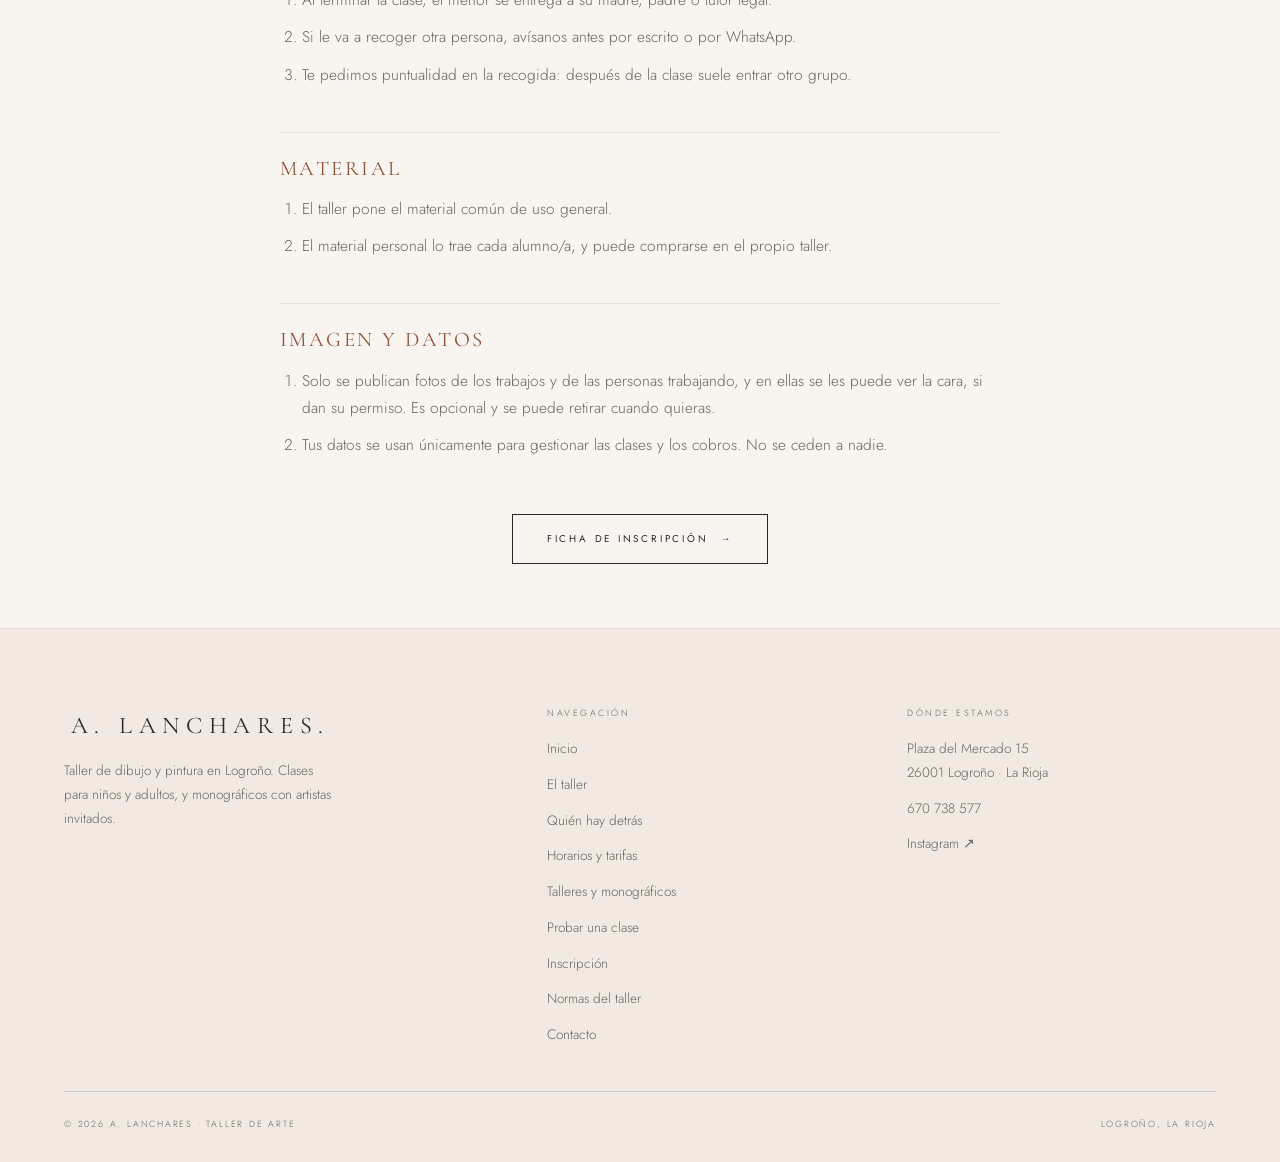
<file: normas.html>
<!doctype html>
<html lang="es">
<head>
<meta charset="utf-8" />
<meta name="viewport" content="width=device-width, initial-scale=1" />
<title>Normas del taller | A. Lanchares · Taller de Arte, Logroño</title>
<meta name="description" content="Normas de funcionamiento del taller A. Lanchares en Logroño: cuotas, pago, altas, bajas y cambios, clases, menores, material, imagen y datos." />
<link rel="canonical" href="https://tallerlanchares.es/normas.html" />
<meta name="theme-color" content="#f8f5f1" />

<meta property="og:type" content="website" />
<meta property="og:site_name" content="A. Lanchares · Taller de Arte" />
<meta property="og:locale" content="es_ES" />
<meta property="og:title" content="Normas del taller | A. Lanchares" />
<meta property="og:description" content="Normas de funcionamiento del taller A. Lanchares en Logroño: cuotas, pago, altas, bajas y cambios, clases, menores, material, imagen y datos." />
<meta property="og:url" content="https://tallerlanchares.es/normas.html" />
<meta property="og:image" content="https://tallerlanchares.es/assets/images/port.jpg" />
<meta name="twitter:card" content="summary_large_image" />

<link rel="icon" href="assets/favicon.svg" type="image/svg+xml" />
<link rel="apple-touch-icon" href="assets/favicon.svg" />

<link rel="preconnect" href="https://fonts.googleapis.com" />
<link rel="preconnect" href="https://fonts.gstatic.com" crossorigin />
<link rel="stylesheet" href="https://fonts.googleapis.com/css2?family=Cormorant+Garamond:ital,wght@0,300;0,400;0,500;1,300;1,400&family=Jost:wght@300;400;500&display=swap" />
<link rel="stylesheet" href="assets/styles.css?v=76" />
<script src="assets/site.js?v=76" defer></script>
</head>
<body>

<a class="skip-link" href="#main">Saltar al contenido</a>

<header class="site-header">
  <a class="brand" href="index.html">
    <span class="brand__mark">A.&nbsp;Lanchares<em>.</em></span>
    <span class="brand__sub">Taller de arte</span>
  </a>

  <button class="nav-toggle" type="button" data-nav-toggle aria-expanded="false" aria-controls="menu-principal">
    <span></span><span></span><span></span>
    <span class="sr-only">Abrir menú</span>
  </button>
</header>


<div class="drawer" id="menu-principal" data-drawer>
  <nav class="drawer__list" aria-label="Principal">
    <a class="drawer__link" href="el-taller.html">El taller</a>
    <a class="drawer__link" href="quien-hay-detras.html">Quién hay detrás</a>
    <a class="drawer__link" href="clases.html">Horarios y tarifas</a>
    <a class="drawer__link" href="talleres.html">Talleres y monográficos</a>
    <a class="drawer__link" href="normas.html" aria-current="page">Normas del taller</a>
    <a class="drawer__link" href="contacto.html">Contacto</a>
  </nav>
  <div class="drawer__foot">
    <a href="tel:+34670738577">670 738 577</a>
    <a href="https://www.instagram.com/taller_lanchares/" target="_blank" rel="noreferrer">@taller_lanchares ↗</a>
    <span data-pendiente>Plaza del Mercado 15 · 26001 Logroño</span>
  </div>
</div>

<main id="main">

<section class="wrap page-hero">
  <p class="eyebrow eyebrow--tight">Normas del taller</p>
  <h1 class="display h1">Normas de <em>funcionamiento</em></h1>
  <p class="lead">Cuotas, pago, altas y bajas, clases, menores, material, imagen y datos.</p>
</section>

<section class="wrap section section--tight">
  <div class="normas-pag" data-reveal>
    <h2 class="normas-pag__titulo">Cuotas</h2>
    <ol>
      <li>El pago es mensual. Los d&#237;as sueltos solo se pagan en el caso de personas que no son alumnos/as del taller.</li>
      <li>Sin matr&#237;cula y sin permanencia: puedes dejarlo cuando quieras.</li>
      <li><strong>Descuento familiar &#183; 10 %.</strong> Para familiares directos matriculados en el taller, siempre que al menos uno de los alumnos/as sea menor de 18 a&#241;os. El descuento se aplica sobre la cuota mensual de menor importe, independientemente del horario en el que est&#233; cada alumno/a.</li>
      <li>Si subimos los precios te avisaremos con un mes de antelaci&#243;n.</li>
    </ol>
    <h2 class="normas-pag__titulo">Pago</h2>
    <ol>
      <li>La cuota se paga entre el 1 y el 5 de cada mes.</li>
      <li>Dos mensualidades sin pagar suponen perder la plaza, que pasa a quien est&#233; en lista de espera.</li>
    </ol>
    <h2 class="normas-pag__titulo">Altas, bajas y cambios</h2>
    <ol>
      <li>La plaza queda reservada cuando recibimos la ficha y confirmamos el grupo.</li>
      <li>Si el grupo est&#225; completo entras en lista de espera por orden de fecha de solicitud.</li>
      <li>Las bajas se avisan antes del d&#237;a 25 del mes anterior. Si no se avisa, se cobrar&#225; la mensualidad.</li>
      <li>Los cambios de grupo se piden con la misma antelaci&#243;n y dependen de que haya plaza libre.</li>
      <li>Si el familiar con el que compart&#237;as descuento se da de baja, el 10 % deja de aplicarse el mes siguiente.</li>
    </ol>
    <h2 class="normas-pag__titulo">Clases</h2>
    <ol>
      <li>Las clases a las que el alumno/a no venga no se descuentan, pero se pueden recuperar en otra clase que elija, siempre que quede hueco libre en ella. La recuperaci&#243;n se hace dentro del mismo mes: las clases no son acumulables para meses siguientes.</li>
      <li>Si la clase se cancela por causa del taller, se recupera en otra fecha o se descuenta de la cuota.</li>
      <li>Los festivos oficiales no se recuperan: ya est&#225;n contemplados en la cuota. El calendario del curso, con los d&#237;as que el taller cierra, se entrega al empezar y se avisa de cualquier cambio con antelaci&#243;n.</li>
      <li>El curso va de octubre a junio: son 9 mensualidades. De julio a septiembre no hay clases regulares y no se cobra cuota.</li>
    </ol>
    <h2 class="normas-pag__titulo">Menores</h2>
    <ol>
      <li>Al terminar la clase, el menor se entrega a su madre, padre o tutor legal.</li>
      <li>Si le va a recoger otra persona, av&#237;sanos antes por escrito o por WhatsApp.</li>
      <li>Te pedimos puntualidad en la recogida: despu&#233;s de la clase suele entrar otro grupo.</li>
    </ol>
    <h2 class="normas-pag__titulo">Material</h2>
    <ol>
      <li>El taller pone el material com&#250;n de uso general.</li>
      <li>El material personal lo trae cada alumno/a, y puede comprarse en el propio taller.</li>
    </ol>
    <h2 class="normas-pag__titulo">Imagen y datos</h2>
    <ol>
      <li>Solo se publican fotos de los trabajos y de las personas trabajando, y en ellas se les puede ver la cara, si dan su permiso. Es opcional y se puede retirar cuando quieras.</li>
      <li>Tus datos se usan &#250;nicamente para gestionar las clases y los cobros. No se ceden a nadie.</li>
    </ol>
  </div>
  <div class="btn-row" style="justify-content:center;margin-top:clamp(36px,5vw,56px)">
    <a class="btn" href="inscripcion.html">Ficha de inscripci&#243;n <span class="btn__arrow">&#8594;</span></a>
  </div>
</section>

</main>

<footer class="site-footer">
  <div class="footer__top">
    <div class="footer__col">
      <span class="brand__mark" style="font-size:1.5rem">A.&nbsp;Lanchares<em style="font-style:normal">.</em></span>
      <p style="color:var(--ink-soft);max-width:34ch">
        Taller de dibujo y pintura en Logroño. Clases para niños y adultos,
        y monográficos con artistas invitados.
      </p>
    </div>

    <div class="footer__col">
      <span class="footer__title">Navegación</span>
      <a href="index.html">Inicio</a>
      <a href="el-taller.html">El taller</a>
      <a href="quien-hay-detras.html">Quién hay detrás</a>
      <a href="clases.html">Horarios y tarifas</a>
      <a href="talleres.html">Talleres y monográficos</a>
      <a href="probar-clase.html">Probar una clase</a>
      <a href="inscripcion.html">Inscripción</a>
      <a href="normas.html">Normas del taller</a>
      <a href="contacto.html">Contacto</a>
    </div>

    <div class="footer__col">
      <span class="footer__title">Dónde estamos</span>
      <span style="color:var(--ink-soft)" data-pendiente>Plaza del Mercado 15<br />26001 Logroño · La Rioja</span>
      <a href="tel:+34670738577">670 738 577</a>
      <a href="https://www.instagram.com/taller_lanchares/" target="_blank" rel="noreferrer">Instagram ↗</a>
    </div>
  </div>

  <div class="footer__bottom">
    <span>© <span data-year>2026</span> A. Lanchares · Taller de Arte</span>
    <span>Logroño, La Rioja</span>
  </div>
</footer>

</body>
</html>
</file>
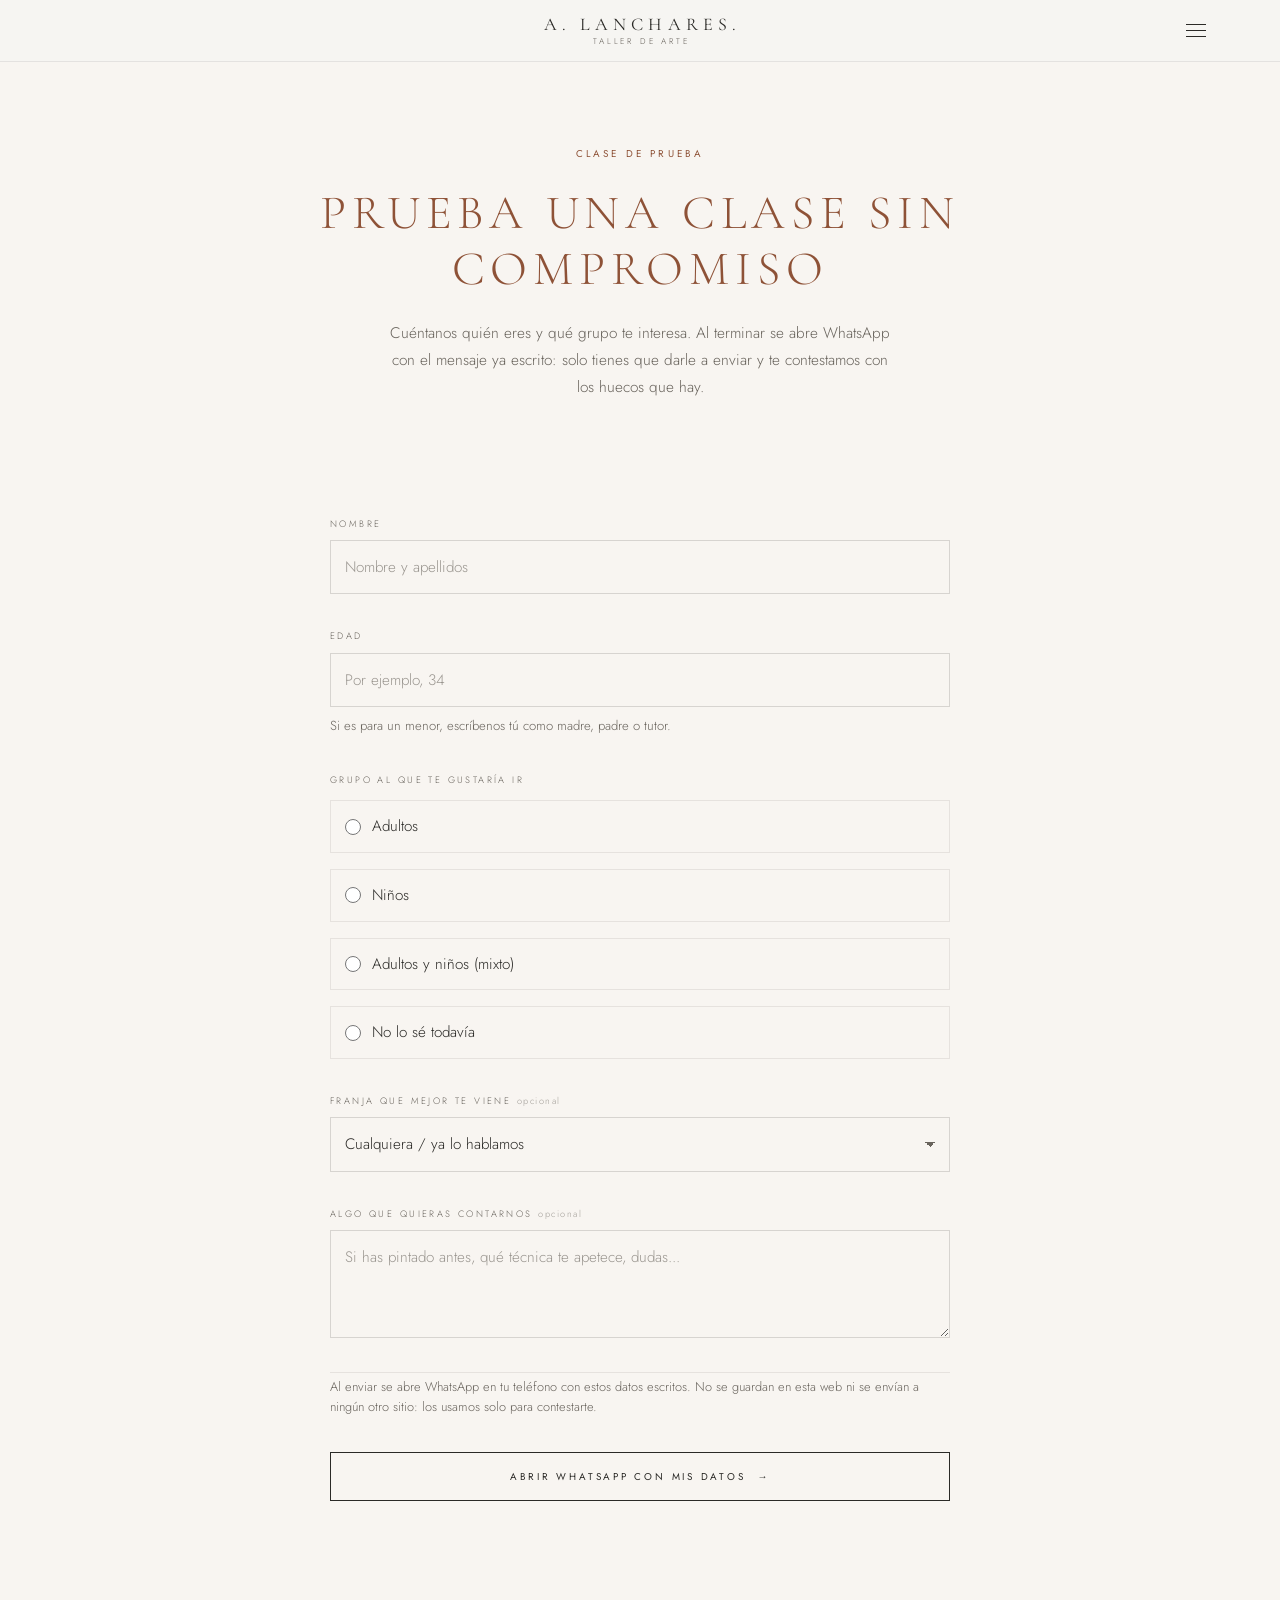
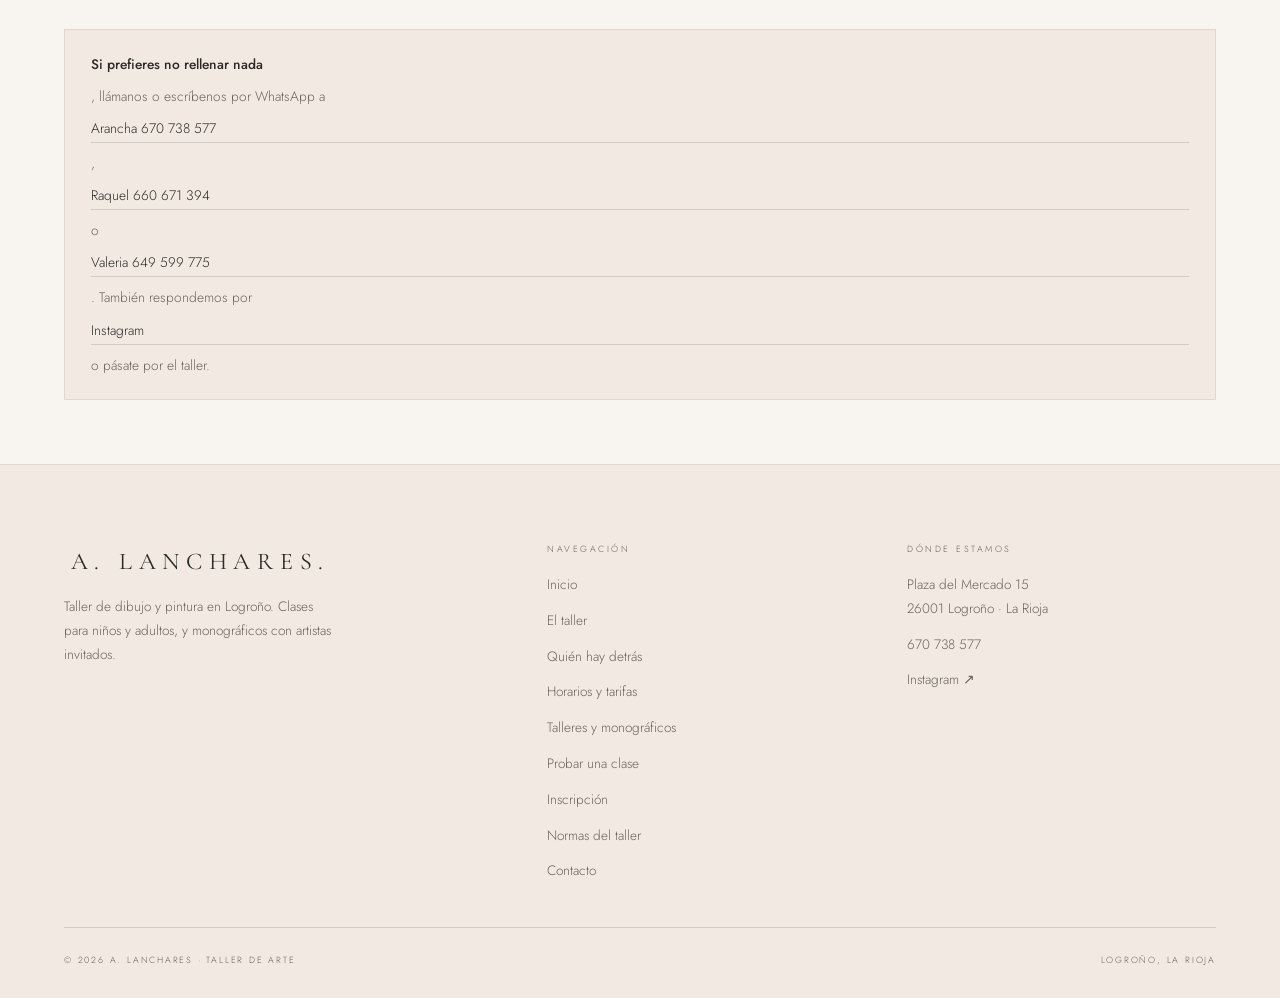
<file: probar-clase.html>
<!doctype html>
<html lang="es">
<head>
<meta charset="utf-8" />
<meta name="viewport" content="width=device-width, initial-scale=1" />
<title>Probar una clase | A. Lanchares · Taller de Arte, Logroño</title>
<meta name="description" content="Pide una clase de prueba en el taller A. Lanchares de Logroño: dinos la edad y el grupo que te interesa y te contestamos por WhatsApp." />
<link rel="canonical" href="https://tallerlanchares.es/probar-clase.html" />
<meta name="theme-color" content="#f8f5f1" />

<meta property="og:type" content="website" />
<meta property="og:site_name" content="A. Lanchares · Taller de Arte" />
<meta property="og:locale" content="es_ES" />
<meta property="og:title" content="Probar una clase | A. Lanchares · Taller de Arte, Logroño" />
<meta property="og:description" content="Pide una clase de prueba en el taller A. Lanchares de Logroño." />
<meta property="og:url" content="https://tallerlanchares.es/probar-clase.html" />
<meta property="og:image" content="https://tallerlanchares.es/assets/images/port.jpg" />
<meta name="twitter:card" content="summary_large_image" />

<link rel="icon" href="assets/favicon.svg" type="image/svg+xml" />
<link rel="apple-touch-icon" href="assets/favicon.svg" />

<link rel="preconnect" href="https://fonts.googleapis.com" />
<link rel="preconnect" href="https://fonts.gstatic.com" crossorigin />
<link rel="stylesheet" href="https://fonts.googleapis.com/css2?family=Cormorant+Garamond:ital,wght@0,300;0,400;0,500;1,300;1,400&family=Jost:wght@300;400;500&display=swap" />
<link rel="stylesheet" href="assets/styles.css?v=76" />
<script src="assets/site.js?v=76" defer></script>
</head>
<body>

<a class="skip-link" href="#main">Saltar al contenido</a>

<header class="site-header">
  <a class="brand" href="index.html">
    <span class="brand__mark">A.&nbsp;Lanchares<em>.</em></span>
    <span class="brand__sub">Taller de arte</span>
  </a>

  <button class="nav-toggle" type="button" data-nav-toggle aria-expanded="false" aria-controls="menu-principal">
    <span></span><span></span><span></span>
    <span class="sr-only">Abrir menú</span>
  </button>
</header>


<div class="drawer" id="menu-principal" data-drawer>
  <nav class="drawer__list" aria-label="Principal">
    <a class="drawer__link" href="el-taller.html">El taller</a>
    <a class="drawer__link" href="quien-hay-detras.html">Quién hay detrás</a>
    <a class="drawer__link" href="clases.html">Horarios y tarifas</a>
    <a class="drawer__link" href="talleres.html">Talleres y monográficos</a>
    <a class="drawer__link" href="normas.html">Normas del taller</a>
    <a class="drawer__link" href="contacto.html">Contacto</a>
  </nav>
  <div class="drawer__foot">
    <a href="tel:+34670738577">670 738 577</a>
    <a href="https://www.instagram.com/taller_lanchares/" target="_blank" rel="noreferrer">@taller_lanchares ↗</a>
    <span data-pendiente>Plaza del Mercado 15 · 26001 Logroño</span>
  </div>
</div>

<main id="main">

<section class="wrap page-hero">
  <p class="eyebrow">Clase de prueba</p>
  <h1 class="display h1">Prueba una clase <em>sin compromiso</em></h1>
  <p class="lead">
    Cu&#233;ntanos qui&#233;n eres y qu&#233; grupo te interesa. Al terminar se abre WhatsApp con el
    mensaje ya escrito: solo tienes que darle a enviar y te contestamos con los huecos que
    hay.
  </p>
</section>

<section class="wrap section section--tight">
  <form class="formulario" id="form-prueba" novalidate>
    <div class="campo">
      <label for="nombre">Nombre</label>
      <input type="text" id="nombre" name="nombre" autocomplete="name" required
             placeholder="Nombre y apellidos" />
    </div>

    <div class="campo">
      <label for="edad">Edad</label>
      <input type="number" id="edad" name="edad" min="3" max="110" inputmode="numeric" required
             placeholder="Por ejemplo, 34" />
      <p class="campo__ayuda">Si es para un menor, escr&#237;benos t&#250; como madre, padre o tutor.</p>
    </div>

    <fieldset class="campo campo--opciones">
      <legend>Grupo al que te gustar&#237;a ir</legend>
      <label class="opcion"><input type="radio" name="grupo" value="Adultos" required /> <span>Adultos</span></label>
      <label class="opcion"><input type="radio" name="grupo" value="Niños" /> <span>Ni&#241;os</span></label>
      <label class="opcion"><input type="radio" name="grupo" value="Adultos y niños" /> <span>Adultos y ni&#241;os (mixto)</span></label>
      <label class="opcion"><input type="radio" name="grupo" value="No lo sé todavía" /> <span>No lo s&#233; todav&#237;a</span></label>
    </fieldset>

    <div class="campo">
      <label for="franja">Franja que mejor te viene <span class="campo__opcional">opcional</span></label>
      <select id="franja" name="franja">
        <option value="">Cualquiera / ya lo hablamos</option>
        <option>Ma&#241;anas, 9:30 &#8211; 11:30</option>
        <option>Ma&#241;anas, 10:00 &#8211; 12:00</option>
        <option>Mediod&#237;a, 11:30 &#8211; 13:30</option>
        <option>Tardes, 16:00 &#8211; 18:00</option>
        <option>Tardes, 17:00 &#8211; 19:00</option>
        <option>Noches, 19:15 &#8211; 21:15</option>
      </select>
    </div>

    <div class="campo">
      <label for="nota">Algo que quieras contarnos <span class="campo__opcional">opcional</span></label>
      <textarea id="nota" name="nota" rows="3"
                placeholder="Si has pintado antes, qu&#233; t&#233;cnica te apetece, dudas..."></textarea>
    </div>

    <p class="formulario__aviso">
      Al enviar se abre WhatsApp en tu tel&#233;fono con estos datos escritos. No se guardan en
      esta web ni se env&#237;an a ning&#250;n otro sitio: los usamos solo para contestarte.
    </p>

    <div class="formulario__pie">
      <button class="btn" type="submit">Abrir WhatsApp con mis datos <span class="btn__arrow">&#8594;</span></button>
      <p class="formulario__error" id="form-error" role="alert" hidden></p>
    </div>

    <noscript>
      <p class="note">
        El formulario necesita JavaScript para abrir WhatsApp. Puedes escribirnos
        directamente al <a class="text-link" href="https://wa.me/34670738577" target="_blank" rel="noreferrer">670&nbsp;738&nbsp;577</a>.
      </p>
    </noscript>
  </form>
</section>

<section class="wrap section section--tight">
  <div class="note">
    <strong>Si prefieres no rellenar nada</strong>, ll&#225;manos o escr&#237;benos por WhatsApp a
    <a class="text-link" href="https://wa.me/34670738577" target="_blank" rel="noreferrer">Arancha&nbsp;670&nbsp;738&nbsp;577</a>,
    <a class="text-link" href="https://wa.me/34660671394" target="_blank" rel="noreferrer">Raquel&nbsp;660&nbsp;671&nbsp;394</a> o
    <a class="text-link" href="https://wa.me/34649599775" target="_blank" rel="noreferrer">Valeria&nbsp;649&nbsp;599&nbsp;775</a>.
    Tambi&#233;n respondemos por
    <a class="text-link" href="https://www.instagram.com/taller_lanchares/" target="_blank" rel="noreferrer">Instagram</a>
    o p&#225;sate por el taller.
  </div>
</section>

</main>

<footer class="site-footer">
  <div class="footer__top">
    <div class="footer__col">
      <span class="brand__mark" style="font-size:1.5rem">A.&nbsp;Lanchares<em style="font-style:normal">.</em></span>
      <p style="color:var(--ink-soft);max-width:34ch">
        Taller de dibujo y pintura en Logroño. Clases para niños y adultos,
        y monográficos con artistas invitados.
      </p>
    </div>

    <div class="footer__col">
      <span class="footer__title">Navegación</span>
      <a href="index.html">Inicio</a>
      <a href="el-taller.html">El taller</a>
      <a href="quien-hay-detras.html">Quién hay detrás</a>
      <a href="clases.html">Horarios y tarifas</a>
      <a href="talleres.html">Talleres y monográficos</a>
      <a href="probar-clase.html">Probar una clase</a>
      <a href="inscripcion.html">Inscripción</a>
      <a href="normas.html">Normas del taller</a>
      <a href="contacto.html">Contacto</a>
    </div>

    <div class="footer__col">
      <span class="footer__title">Dónde estamos</span>
      <span style="color:var(--ink-soft)" data-pendiente>Plaza del Mercado 15<br />26001 Logroño · La Rioja</span>
      <a href="tel:+34670738577">670 738 577</a>
      <a href="https://www.instagram.com/taller_lanchares/" target="_blank" rel="noreferrer">Instagram ↗</a>
    </div>
  </div>

  <div class="footer__bottom">
    <span>© <span data-year>2026</span> A. Lanchares · Taller de Arte</span>
    <span>Logroño, La Rioja</span>
  </div>
</footer>

</body>
</html>
</file>
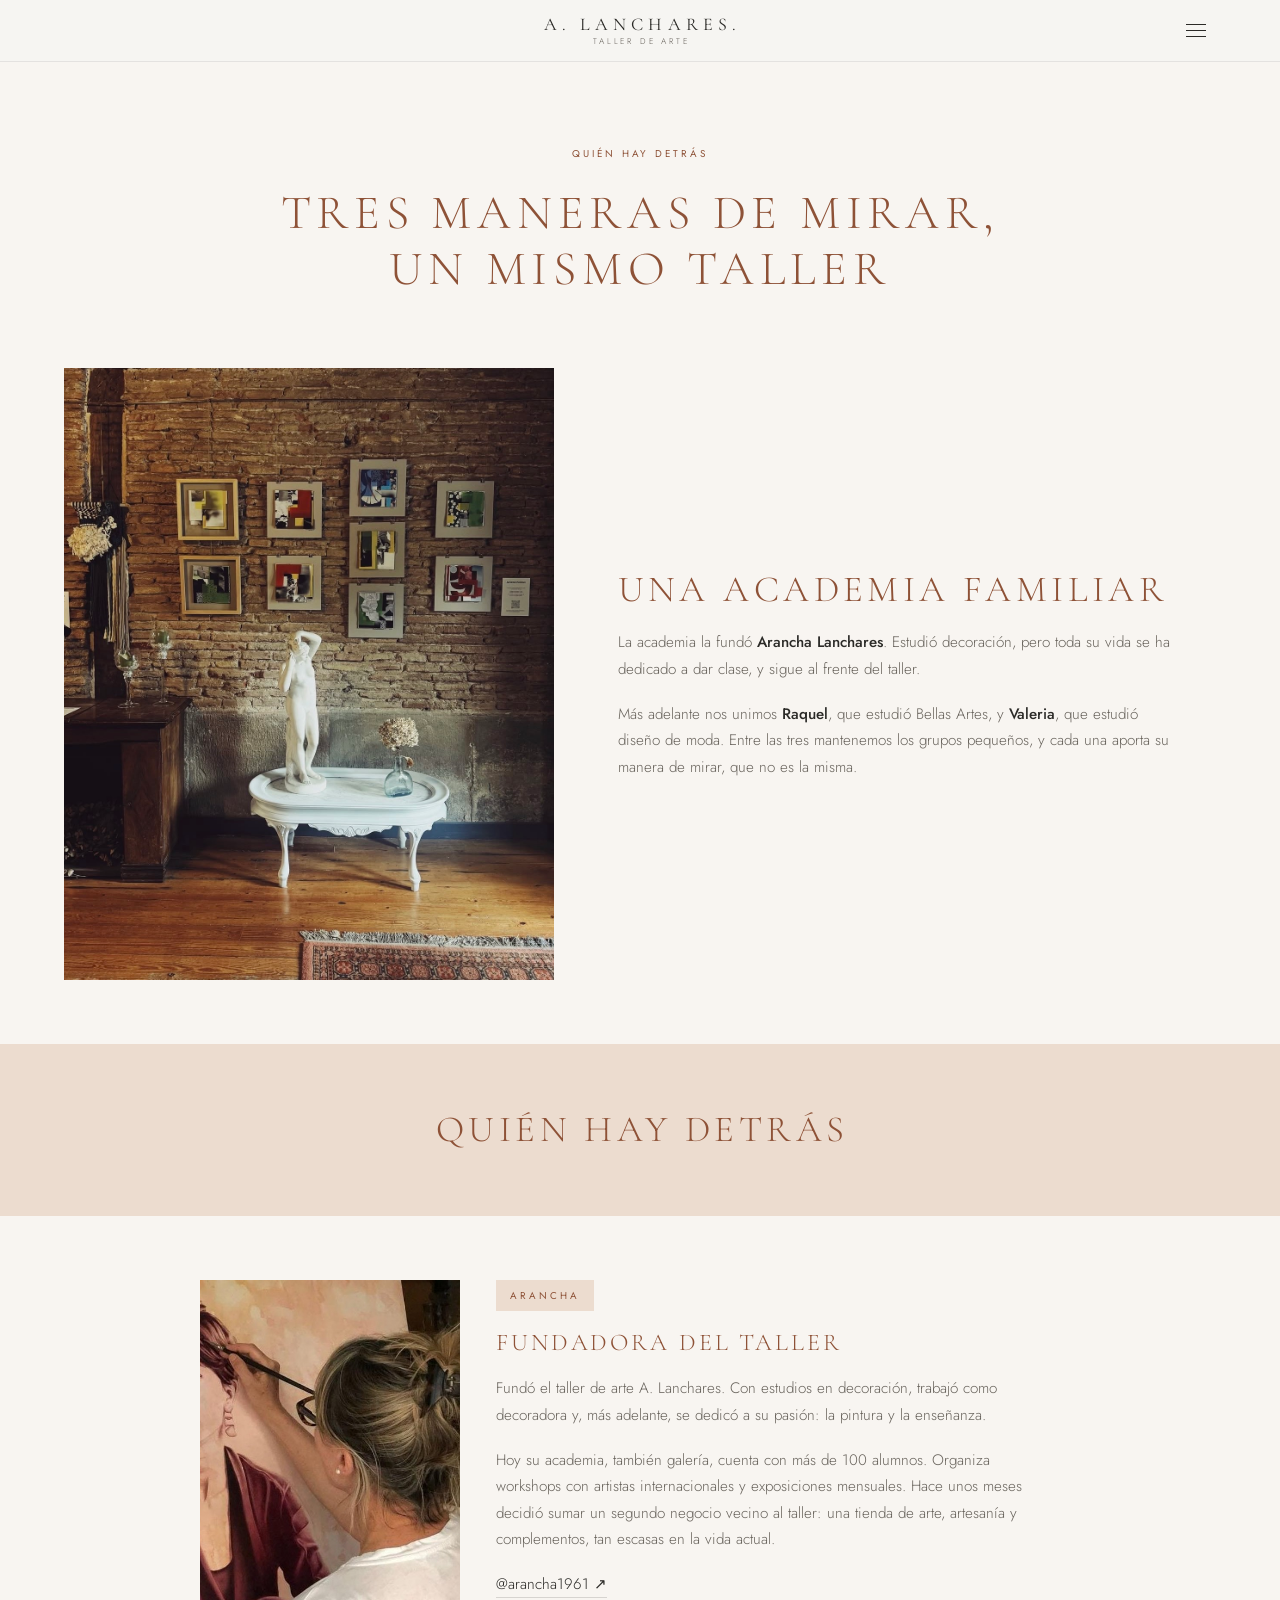
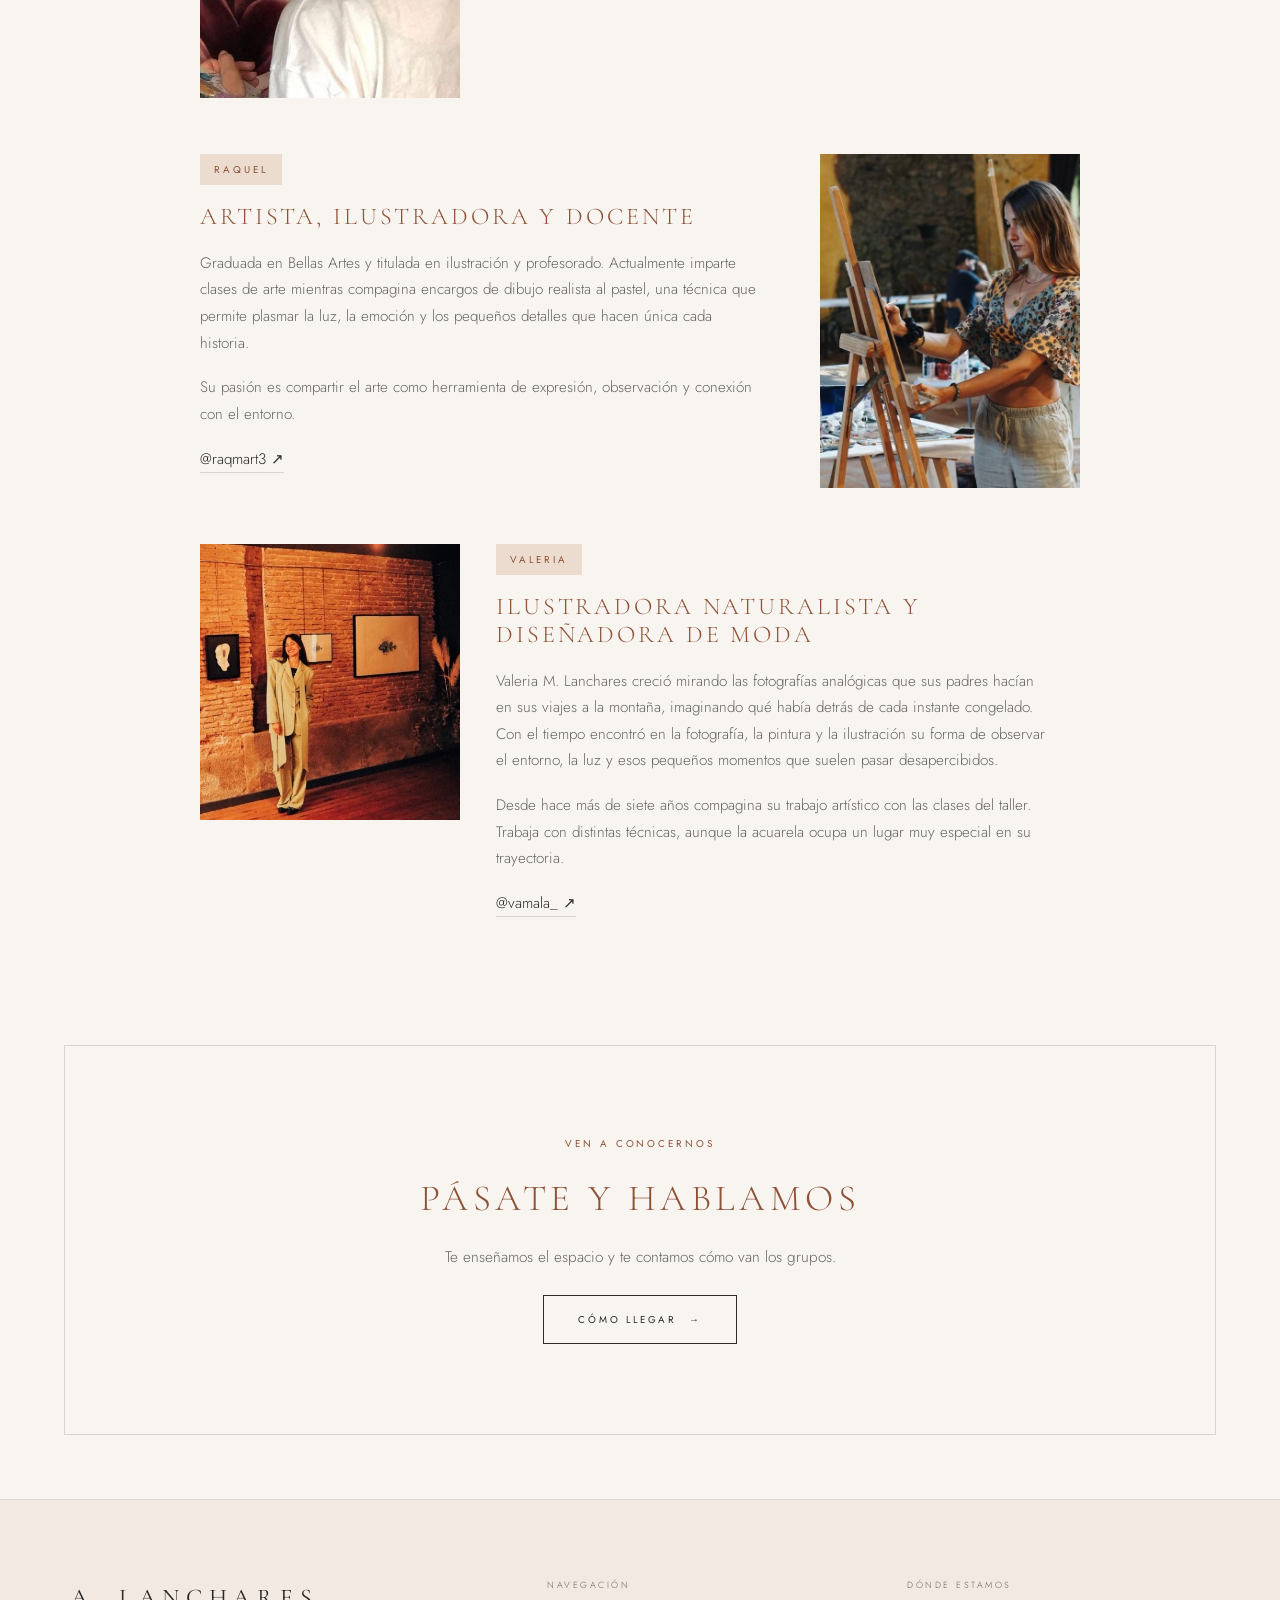
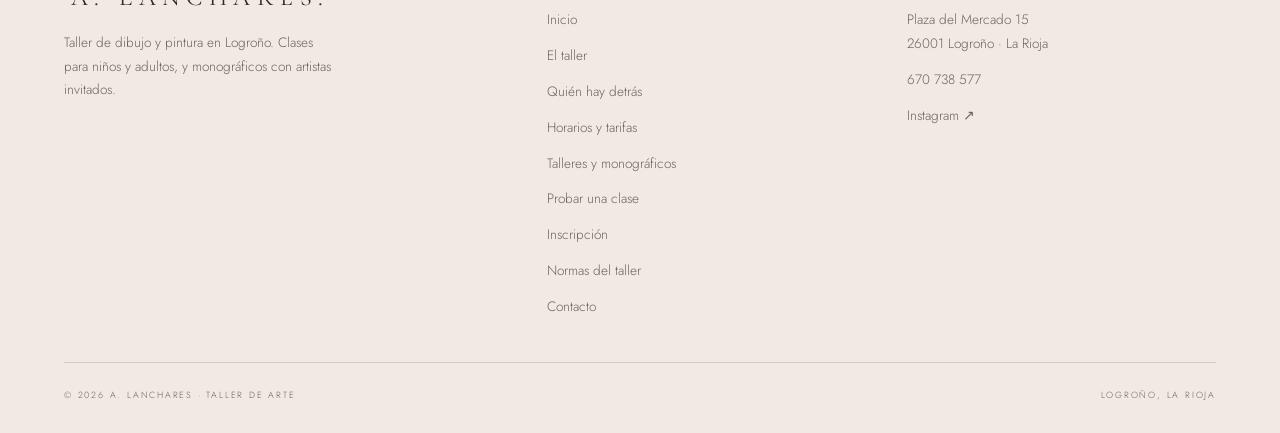
<file: quien-hay-detras.html>
<!doctype html>
<html lang="es">
<head>
<meta charset="utf-8" />
<meta name="viewport" content="width=device-width, initial-scale=1" />
<title>Quién hay detrás | A. Lanchares · Taller de Arte, Logroño</title>
<meta name="description" content="Arancha, Raquel y Valeria: las tres profesoras del taller de dibujo y pintura A. Lanchares de Logroño." />
<link rel="canonical" href="https://tallerlanchares.es/quien-hay-detras.html" />
<meta name="theme-color" content="#f8f5f1" />

<meta property="og:type" content="website" />
<meta property="og:site_name" content="A. Lanchares · Taller de Arte" />
<meta property="og:locale" content="es_ES" />
<meta property="og:title" content="Quién hay detrás | A. Lanchares · Taller de Arte, Logroño" />
<meta property="og:description" content="Arancha, Raquel y Valeria, las tres profesoras del taller." />
<meta property="og:url" content="https://tallerlanchares.es/quien-hay-detras.html" />
<meta property="og:image" content="https://tallerlanchares.es/assets/images/port.jpg" />
<meta name="twitter:card" content="summary_large_image" />

<link rel="icon" href="assets/favicon.svg" type="image/svg+xml" />
<link rel="apple-touch-icon" href="assets/favicon.svg" />

<link rel="preconnect" href="https://fonts.googleapis.com" />
<link rel="preconnect" href="https://fonts.gstatic.com" crossorigin />
<link rel="stylesheet" href="https://fonts.googleapis.com/css2?family=Cormorant+Garamond:ital,wght@0,300;0,400;0,500;1,300;1,400&family=Jost:wght@300;400;500&display=swap" />
<link rel="stylesheet" href="assets/styles.css?v=76" />
<script src="assets/site.js?v=76" defer></script>
</head>
<body>

<a class="skip-link" href="#main">Saltar al contenido</a>

<header class="site-header">
  <a class="brand" href="index.html">
    <span class="brand__mark">A.&nbsp;Lanchares<em>.</em></span>
    <span class="brand__sub">Taller de arte</span>
  </a>

  <button class="nav-toggle" type="button" data-nav-toggle aria-expanded="false" aria-controls="menu-principal">
    <span></span><span></span><span></span>
    <span class="sr-only">Abrir menú</span>
  </button>
</header>


<div class="drawer" id="menu-principal" data-drawer>
  <nav class="drawer__list" aria-label="Principal">
    <a class="drawer__link" href="el-taller.html">El taller</a>
    <a class="drawer__link" href="quien-hay-detras.html" aria-current="page">Quién hay detrás</a>
    <a class="drawer__link" href="clases.html">Horarios y tarifas</a>
    <a class="drawer__link" href="talleres.html">Talleres y monográficos</a>
    <a class="drawer__link" href="normas.html">Normas del taller</a>
    <a class="drawer__link" href="contacto.html">Contacto</a>
  </nav>
  <div class="drawer__foot">
    <a href="tel:+34670738577">670 738 577</a>
    <a href="https://www.instagram.com/taller_lanchares/" target="_blank" rel="noreferrer">@taller_lanchares ↗</a>
    <span data-pendiente>Plaza del Mercado 15 · 26001 Logroño</span>
  </div>
</div>

<main id="main">

<section class="wrap page-hero">
  <p class="eyebrow eyebrow--tight">Quién hay detrás</p>
  <h1 class="display h1 h1--una-linea">Tres maneras de mirar,<br />un mismo taller</h1>
</section>

<section class="wrap section section--bajo-titular">
  <div class="split split--text-right">
    <figure class="figure" data-reveal>
      <img src="assets/images/IMG_5128.jpg"
           alt="Pared de ladrillo con una serie de collages enmarcados sobre una mesa blanca"
           width="1290" height="1422" loading="lazy" />
    </figure>

    <div class="section__head" style="margin-bottom:0" data-reveal>
      <h2 class="display h2">Una academia familiar</h2>
      <div class="prose">
        <p>
          La academia la fundó <strong><span data-pendiente>Arancha Lanchares</span></strong>.
          Estudió decoración, pero toda su vida se ha dedicado a dar clase, y sigue al frente
          del taller.
        </p>
        <p>
          Más adelante nos unimos <strong>Raquel</strong>, que estudió Bellas Artes, y
          <strong>Valeria</strong>, que estudió diseño de moda. Entre las tres mantenemos los
          grupos pequeños, y cada una aporta su manera de mirar, que no es la misma.
        </p>
      </div>
    </div>
  </div>
</section>

<section class="wrap section section--tight section--terracota">
  <h2 class="display h2 perfiles__titulo" data-reveal>Qui&#233;n hay detr&#225;s</h2>
</section>

<section class="wrap section section--tight">
  <div class="perfiles">

    <article class="split split--text-right perfil" data-reveal>
      <figure class="figure figure--natural">
        <img src="assets/images/arancha.jpg"
             alt="Arancha pintando de espaldas un retrato al &#243;leo sobre un caballete"
             width="456" height="734" loading="lazy" />
      </figure>
      <div class="section__head" style="margin-bottom:0">
        <p class="eyebrow eyebrow--tight">Arancha</p>
        <h2 class="display h2">Fundadora del taller</h2>
        <div class="prose">
          <p>
            Fund&#243; el taller de arte A.&nbsp;Lanchares. Con estudios en decoraci&#243;n, trabaj&#243;
            como decoradora y, m&#225;s adelante, se dedic&#243; a su pasi&#243;n: la pintura y la ense&#241;anza.
          </p>
          <p>
            Hoy su academia, tambi&#233;n galer&#237;a, cuenta con m&#225;s de 100 alumnos. Organiza workshops
            con artistas internacionales y exposiciones mensuales. Hace unos meses decidi&#243; sumar un
            segundo negocio vecino al taller: una tienda de arte, artesan&#237;a y complementos, tan
            escasas en la vida actual.
          </p>
          <p><a class="text-link" href="https://www.instagram.com/arancha1961/" target="_blank" rel="noreferrer">@arancha1961 &#8599;</a></p>
        </div>
      </div>
    </article>

    <article class="split split--text-left perfil" data-reveal>
      <div class="section__head" style="margin-bottom:0">
        <p class="eyebrow eyebrow--tight">Raquel</p>
        <h2 class="display h2">Artista, ilustradora y docente</h2>
        <div class="prose">
          <p>
            Graduada en Bellas Artes y titulada en ilustraci&#243;n y profesorado. Actualmente imparte
            clases de arte mientras compagina encargos de dibujo realista al pastel, una t&#233;cnica que
            permite plasmar la luz, la emoci&#243;n y los peque&#241;os detalles que hacen &#250;nica cada historia.
          </p>
          <p>
            Su pasi&#243;n es compartir el arte como herramienta de expresi&#243;n, observaci&#243;n y conexi&#243;n
            con el entorno.
          </p>
          <p><a class="text-link" href="https://www.instagram.com/raqmart3/" target="_blank" rel="noreferrer">@raqmart3 &#8599;</a></p>
        </div>
      </div>
      <figure class="figure figure--natural">
        <img src="assets/images/raquel.jpg"
             alt="Raquel dibujando en un caballete durante un taller al aire libre"
             width="566" height="726" loading="lazy" />
      </figure>
    </article>

    <article class="split split--text-right perfil" data-reveal>
      <figure class="figure figure--natural">
        <img src="assets/images/valeria.jpg"
             alt="Valeria junto a una pared de ladrillo con obra enmarcada"
             width="450" height="478" loading="lazy" />
      </figure>
      <div class="section__head" style="margin-bottom:0">
        <p class="eyebrow eyebrow--tight">Valeria</p>
        <h2 class="display h2">Ilustradora naturalista y dise&#241;adora de moda</h2>
        <div class="prose">
          <p>
            Valeria M. Lanchares creci&#243; mirando las fotograf&#237;as anal&#243;gicas que sus padres hac&#237;an en
            sus viajes a la monta&#241;a, imaginando qu&#233; hab&#237;a detr&#225;s de cada instante congelado. Con el
            tiempo encontr&#243; en la fotograf&#237;a, la pintura y la ilustraci&#243;n su forma de observar el
            entorno, la luz y esos peque&#241;os momentos que suelen pasar desapercibidos.
          </p>
          <p>
            Desde hace m&#225;s de siete a&#241;os compagina su trabajo art&#237;stico con las clases del taller.
            Trabaja con distintas t&#233;cnicas, aunque la acuarela ocupa un lugar muy especial en su
            trayectoria.
          </p>
          <p><a class="text-link" href="https://www.instagram.com/vamala_/" target="_blank" rel="noreferrer">@vamala_ &#8599;</a></p>
        </div>
      </div>
    </article>

  </div>
</section>

<section class="wrap section section--tight">
  <div class="cta" data-reveal>
    <p class="eyebrow eyebrow--tight">Ven a conocernos</p>
    <h2 class="display h2">Pásate y hablamos</h2>
    <p class="lead">Te enseñamos el espacio y te contamos cómo van los grupos.</p>
    <a class="btn" href="contacto.html">Cómo llegar <span class="btn__arrow">&#8594;</span></a>
  </div>
</section>

</main>

<footer class="site-footer">
  <div class="footer__top">
    <div class="footer__col">
      <span class="brand__mark" style="font-size:1.5rem">A.&nbsp;Lanchares<em style="font-style:normal">.</em></span>
      <p style="color:var(--ink-soft);max-width:34ch">
        Taller de dibujo y pintura en Logroño. Clases para niños y adultos,
        y monográficos con artistas invitados.
      </p>
    </div>

    <div class="footer__col">
      <span class="footer__title">Navegación</span>
      <a href="index.html">Inicio</a>
      <a href="el-taller.html">El taller</a>
      <a href="quien-hay-detras.html">Quién hay detrás</a>
      <a href="clases.html">Horarios y tarifas</a>
      <a href="talleres.html">Talleres y monográficos</a>
      <a href="probar-clase.html">Probar una clase</a>
      <a href="inscripcion.html">Inscripción</a>
      <a href="normas.html">Normas del taller</a>
      <a href="contacto.html">Contacto</a>
    </div>

    <div class="footer__col">
      <span class="footer__title">Dónde estamos</span>
      <span style="color:var(--ink-soft)" data-pendiente>Plaza del Mercado 15<br />26001 Logroño · La Rioja</span>
      <a href="tel:+34670738577">670 738 577</a>
      <a href="https://www.instagram.com/taller_lanchares/" target="_blank" rel="noreferrer">Instagram ↗</a>
    </div>
  </div>

  <div class="footer__bottom">
    <span>© <span data-year>2026</span> A. Lanchares · Taller de Arte</span>
    <span>Logroño, La Rioja</span>
  </div>
</footer>

</body>
</html>
</file>
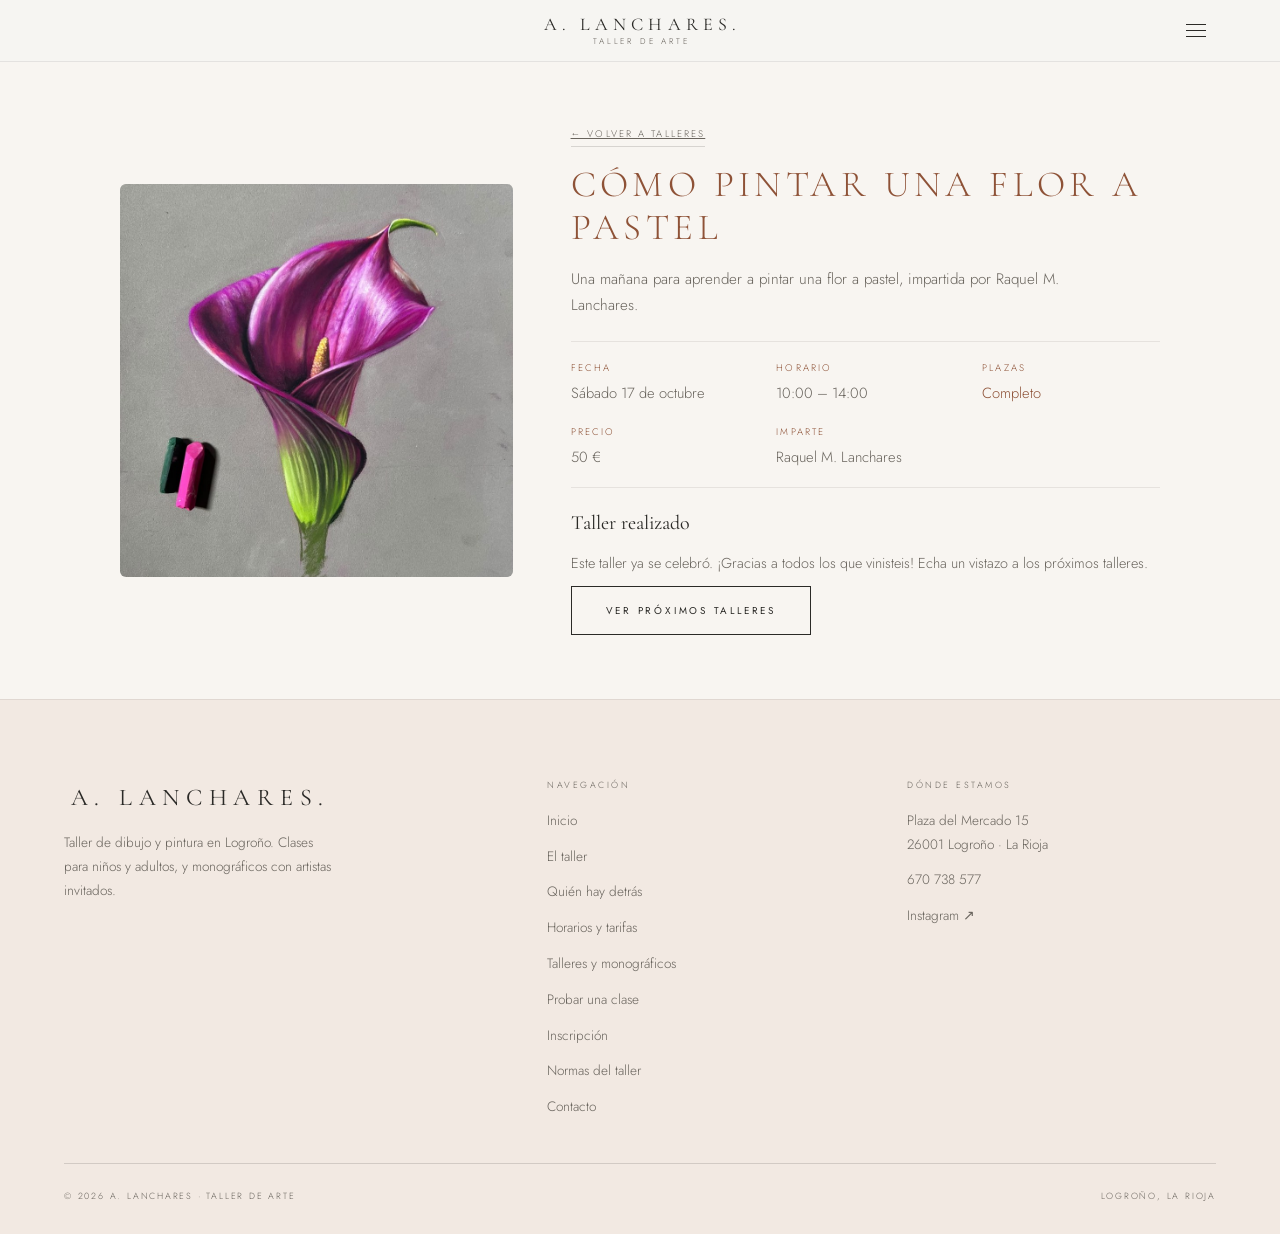
<file: taller-flor-pastel.html>
<!doctype html>
<html lang="es">
<head>
<meta charset="utf-8" />
<meta name="viewport" content="width=device-width, initial-scale=1" />
<title>C&#243;mo pintar una flor a pastel | A. Lanchares · Taller de Arte, Logroño</title>
<meta name="description" content="Taller de c&#243;mo pintar una flor a pastel en Logroño: s&#225;bado 17 de octubre, de 10:00 a 14:00, con Raquel M. Lanchares." />
<link rel="canonical" href="https://tallerlanchares.es/taller-flor-pastel.html" />
<meta name="theme-color" content="#f8f5f1" />

<meta property="og:type" content="website" />
<meta property="og:site_name" content="A. Lanchares · Taller de Arte" />
<meta property="og:locale" content="es_ES" />
<meta property="og:title" content="C&#243;mo pintar una flor a pastel | A. Lanchares" />
<meta property="og:description" content="Taller de c&#243;mo pintar una flor a pastel en Logroño: s&#225;bado 17 de octubre, de 10:00 a 14:00, con Raquel M. Lanchares." />
<meta property="og:url" content="https://tallerlanchares.es/taller-flor-pastel.html" />
<meta property="og:image" content="https://tallerlanchares.es/assets/images/taller-flor-pastel.jpg" />
<meta name="twitter:card" content="summary_large_image" />

<link rel="icon" href="assets/favicon.svg" type="image/svg+xml" />
<link rel="apple-touch-icon" href="assets/favicon.svg" />

<link rel="preconnect" href="https://fonts.googleapis.com" />
<link rel="preconnect" href="https://fonts.gstatic.com" crossorigin />
<link rel="stylesheet" href="https://fonts.googleapis.com/css2?family=Cormorant+Garamond:ital,wght@0,300;0,400;0,500;1,300;1,400&family=Jost:wght@300;400;500&display=swap" />
<link rel="stylesheet" href="assets/styles.css?v=76" />
<script src="assets/site.js?v=76" defer></script>
</head>
<body>

<a class="skip-link" href="#main">Saltar al contenido</a>

<header class="site-header">
  <a class="brand" href="index.html">
    <span class="brand__mark">A.&nbsp;Lanchares<em>.</em></span>
    <span class="brand__sub">Taller de arte</span>
  </a>

  <button class="nav-toggle" type="button" data-nav-toggle aria-expanded="false" aria-controls="menu-principal">
    <span></span><span></span><span></span>
    <span class="sr-only">Abrir menú</span>
  </button>
</header>


<div class="drawer" id="menu-principal" data-drawer>
  <nav class="drawer__list" aria-label="Principal">
    <a class="drawer__link" href="el-taller.html">El taller</a>
    <a class="drawer__link" href="quien-hay-detras.html">Quién hay detrás</a>
    <a class="drawer__link" href="clases.html">Horarios y tarifas</a>
    <a class="drawer__link" href="talleres.html" aria-current="page">Talleres y monográficos</a>
    <a class="drawer__link" href="normas.html">Normas del taller</a>
    <a class="drawer__link" href="contacto.html">Contacto</a>
  </nav>
  <div class="drawer__foot">
    <a href="tel:+34670738577">670 738 577</a>
    <a href="https://www.instagram.com/taller_lanchares/" target="_blank" rel="noreferrer">@taller_lanchares ↗</a>
    <span data-pendiente>Plaza del Mercado 15 · 26001 Logroño</span>
  </div>
</div>

<main id="main">

<section class="wrap section section--tight">
  <div class="detalle">
    <figure class="detalle__foto">
      <img src="assets/images/taller-flor-pastel.jpg" alt="Dibujo al pastel de una cala morada con dos barras de pastel" width="900" height="900" />
    </figure>

    <div class="detalle__texto">
      <a class="detalle__volver" href="talleres.html">&#8592; Volver a talleres</a>
      <h1 class="display h2">C&#243;mo pintar una flor a pastel</h1>
      <p class="detalle__desc">Una ma&#241;ana para aprender a pintar una flor a pastel, impartida por Raquel M. Lanchares.</p>
      <dl class="detalle__datos">
          <div><dt>Fecha</dt><dd>S&#225;bado 17 de octubre</dd></div>
          <div><dt>Horario</dt><dd>10:00 &#8211; 14:00</dd></div>
          <div><dt>Plazas</dt><dd class="detalle__completo">Completo</dd></div>
          <div><dt>Precio</dt><dd>50&nbsp;&#8364;</dd></div>
          <div><dt>Imparte</dt><dd>Raquel M. Lanchares</dd></div>
      </dl>
      <div class="detalle__reserva">
        <h2 class="detalle__subtitulo">Taller realizado</h2>
        <p>Este taller ya se celebr&#243;. &#161;Gracias a todos los que vinisteis! Echa un vistazo a los pr&#243;ximos talleres.</p>
        <a class="btn" href="talleres.html">Ver pr&#243;ximos talleres</a>
      </div>
    </div>
  </div>
</section>

</main>

<footer class="site-footer">
  <div class="footer__top">
    <div class="footer__col">
      <span class="brand__mark" style="font-size:1.5rem">A.&nbsp;Lanchares<em style="font-style:normal">.</em></span>
      <p style="color:var(--ink-soft);max-width:34ch">
        Taller de dibujo y pintura en Logroño. Clases para niños y adultos,
        y monográficos con artistas invitados.
      </p>
    </div>

    <div class="footer__col">
      <span class="footer__title">Navegación</span>
      <a href="index.html">Inicio</a>
      <a href="el-taller.html">El taller</a>
      <a href="quien-hay-detras.html">Quién hay detrás</a>
      <a href="clases.html">Horarios y tarifas</a>
      <a href="talleres.html">Talleres y monográficos</a>
      <a href="probar-clase.html">Probar una clase</a>
      <a href="inscripcion.html">Inscripción</a>
      <a href="normas.html">Normas del taller</a>
      <a href="contacto.html">Contacto</a>
    </div>

    <div class="footer__col">
      <span class="footer__title">Dónde estamos</span>
      <span style="color:var(--ink-soft)" data-pendiente>Plaza del Mercado 15<br />26001 Logroño · La Rioja</span>
      <a href="tel:+34670738577">670 738 577</a>
      <a href="https://www.instagram.com/taller_lanchares/" target="_blank" rel="noreferrer">Instagram ↗</a>
    </div>
  </div>

  <div class="footer__bottom">
    <span>© <span data-year>2026</span> A. Lanchares · Taller de Arte</span>
    <span>Logroño, La Rioja</span>
  </div>
</footer>

</body>
</html>
</file>
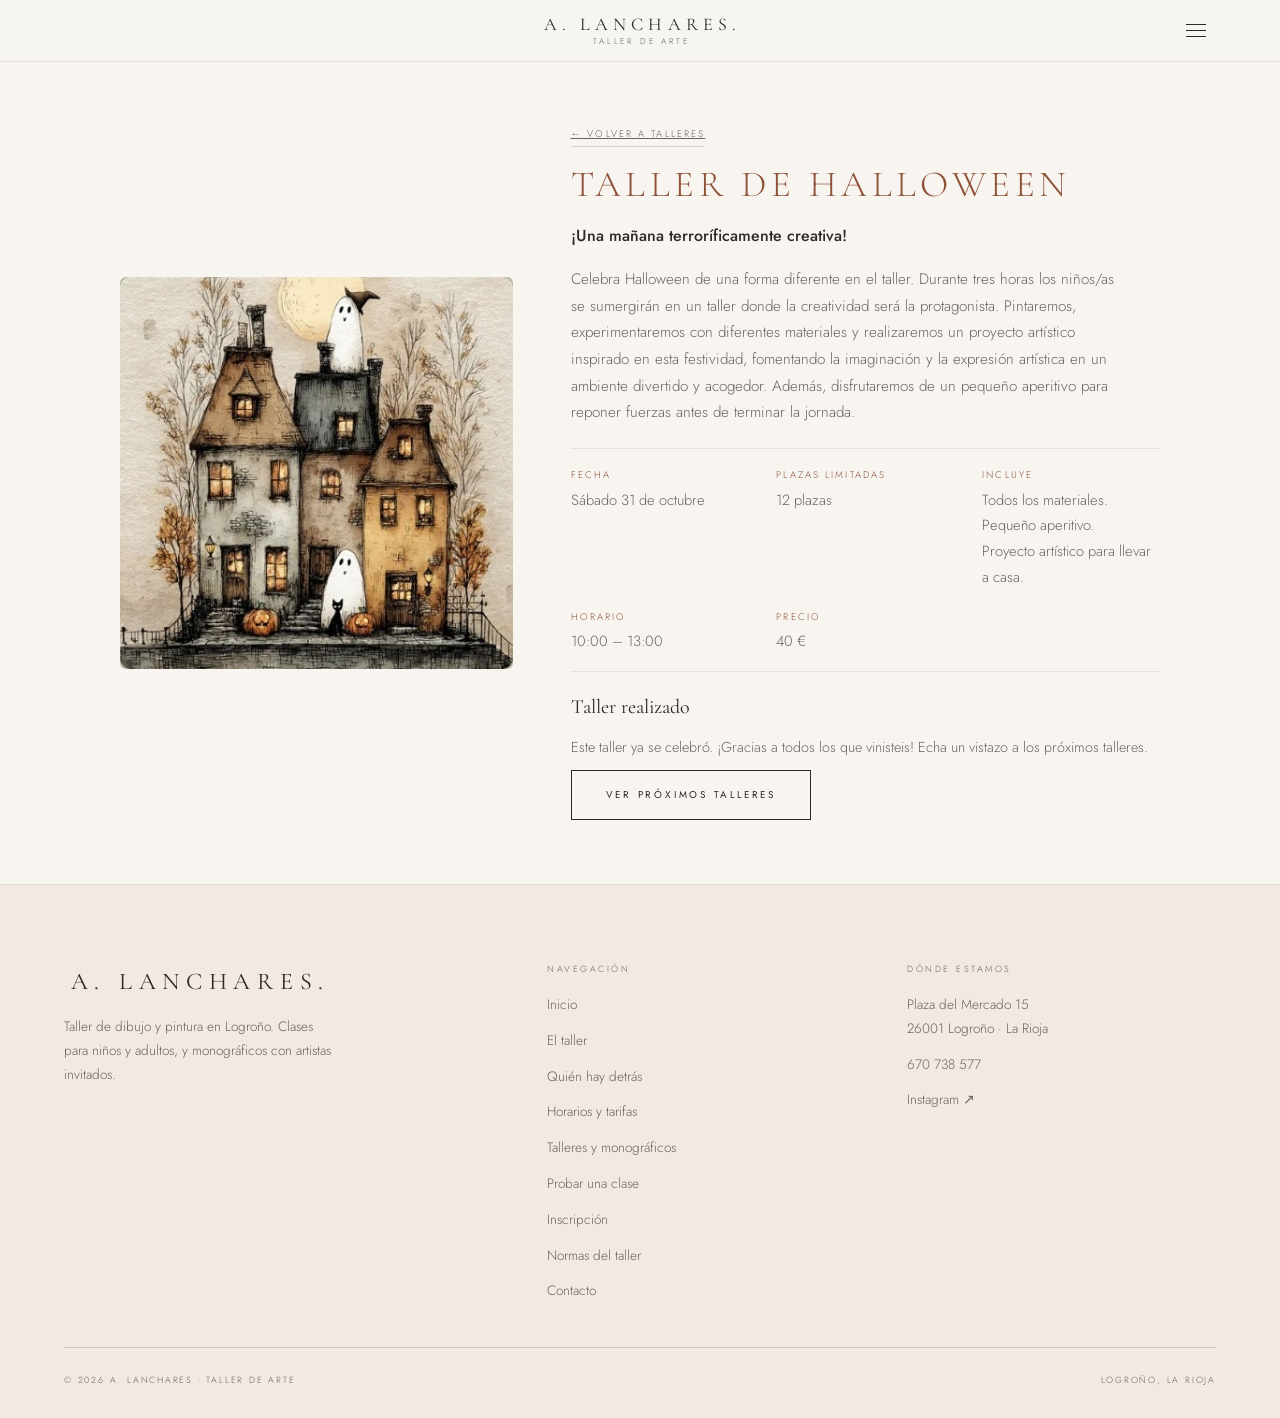
<file: taller-halloween.html>
<!doctype html>
<html lang="es">
<head>
<meta charset="utf-8" />
<meta name="viewport" content="width=device-width, initial-scale=1" />
<title>Taller de Halloween | A. Lanchares · Taller de Arte, Logroño</title>
<meta name="description" content="Taller de Halloween para ni&#241;os en Logroño: s&#225;bado 31 de octubre, de 10:00 a 13:00. 12 plazas, materiales y aperitivo incluidos." />
<link rel="canonical" href="https://tallerlanchares.es/taller-halloween.html" />
<meta name="theme-color" content="#f8f5f1" />

<meta property="og:type" content="website" />
<meta property="og:site_name" content="A. Lanchares · Taller de Arte" />
<meta property="og:locale" content="es_ES" />
<meta property="og:title" content="Taller de Halloween | A. Lanchares" />
<meta property="og:description" content="Taller de Halloween para ni&#241;os en Logroño: s&#225;bado 31 de octubre, de 10:00 a 13:00. 12 plazas, materiales y aperitivo incluidos." />
<meta property="og:url" content="https://tallerlanchares.es/taller-halloween.html" />
<meta property="og:image" content="https://tallerlanchares.es/assets/images/taller-halloween.jpg" />
<meta name="twitter:card" content="summary_large_image" />

<link rel="icon" href="assets/favicon.svg" type="image/svg+xml" />
<link rel="apple-touch-icon" href="assets/favicon.svg" />

<link rel="preconnect" href="https://fonts.googleapis.com" />
<link rel="preconnect" href="https://fonts.gstatic.com" crossorigin />
<link rel="stylesheet" href="https://fonts.googleapis.com/css2?family=Cormorant+Garamond:ital,wght@0,300;0,400;0,500;1,300;1,400&family=Jost:wght@300;400;500&display=swap" />
<link rel="stylesheet" href="assets/styles.css?v=76" />
<script src="assets/site.js?v=76" defer></script>
</head>
<body>

<a class="skip-link" href="#main">Saltar al contenido</a>

<header class="site-header">
  <a class="brand" href="index.html">
    <span class="brand__mark">A.&nbsp;Lanchares<em>.</em></span>
    <span class="brand__sub">Taller de arte</span>
  </a>

  <button class="nav-toggle" type="button" data-nav-toggle aria-expanded="false" aria-controls="menu-principal">
    <span></span><span></span><span></span>
    <span class="sr-only">Abrir menú</span>
  </button>
</header>


<div class="drawer" id="menu-principal" data-drawer>
  <nav class="drawer__list" aria-label="Principal">
    <a class="drawer__link" href="el-taller.html">El taller</a>
    <a class="drawer__link" href="quien-hay-detras.html">Quién hay detrás</a>
    <a class="drawer__link" href="clases.html">Horarios y tarifas</a>
    <a class="drawer__link" href="talleres.html" aria-current="page">Talleres y monográficos</a>
    <a class="drawer__link" href="normas.html">Normas del taller</a>
    <a class="drawer__link" href="contacto.html">Contacto</a>
  </nav>
  <div class="drawer__foot">
    <a href="tel:+34670738577">670 738 577</a>
    <a href="https://www.instagram.com/taller_lanchares/" target="_blank" rel="noreferrer">@taller_lanchares ↗</a>
    <span data-pendiente>Plaza del Mercado 15 · 26001 Logroño</span>
  </div>
</div>

<main id="main">

<section class="wrap section section--tight">
  <div class="detalle">
    <figure class="detalle__foto">
      <img src="assets/images/taller-halloween.jpg" alt="Acuarela y tinta de tres casas con fantasmas y calabazas en una noche de Halloween" width="420" height="420" />
    </figure>

    <div class="detalle__texto">
      <a class="detalle__volver" href="talleres.html">&#8592; Volver a talleres</a>
      <h1 class="display h2">Taller de Halloween</h1>
        <p class="detalle__intro">&#161;Una ma&#241;ana terror&#237;ficamente creativa!</p>
      <p class="detalle__desc">Celebra Halloween de una forma diferente en el taller. Durante tres horas los ni&#241;os/as se sumergir&#225;n en un taller donde la creatividad ser&#225; la protagonista. Pintaremos, experimentaremos con diferentes materiales y realizaremos un proyecto art&#237;stico inspirado en esta festividad, fomentando la imaginaci&#243;n y la expresi&#243;n art&#237;stica en un ambiente divertido y acogedor. Adem&#225;s, disfrutaremos de un peque&#241;o aperitivo para reponer fuerzas antes de terminar la jornada.</p>
      <dl class="detalle__datos">
          <div><dt>Fecha</dt><dd>S&#225;bado 31 de octubre</dd></div>
          <div><dt>Plazas limitadas</dt><dd>12 plazas</dd></div>
          <div><dt>Incluye</dt><dd>Todos los materiales.<br />Peque&#241;o aperitivo.<br />Proyecto art&#237;stico para llevar a casa.</dd></div>
          <div><dt>Horario</dt><dd>10:00 &#8211; 13:00</dd></div>
          <div><dt>Precio</dt><dd>40&nbsp;&#8364;</dd></div>
      </dl>
      <div class="detalle__reserva">
        <h2 class="detalle__subtitulo">Taller realizado</h2>
        <p>Este taller ya se celebr&#243;. &#161;Gracias a todos los que vinisteis! Echa un vistazo a los pr&#243;ximos talleres.</p>
        <a class="btn" href="talleres.html">Ver pr&#243;ximos talleres</a>
      </div>
    </div>
  </div>
</section>

</main>

<footer class="site-footer">
  <div class="footer__top">
    <div class="footer__col">
      <span class="brand__mark" style="font-size:1.5rem">A.&nbsp;Lanchares<em style="font-style:normal">.</em></span>
      <p style="color:var(--ink-soft);max-width:34ch">
        Taller de dibujo y pintura en Logroño. Clases para niños y adultos,
        y monográficos con artistas invitados.
      </p>
    </div>

    <div class="footer__col">
      <span class="footer__title">Navegación</span>
      <a href="index.html">Inicio</a>
      <a href="el-taller.html">El taller</a>
      <a href="quien-hay-detras.html">Quién hay detrás</a>
      <a href="clases.html">Horarios y tarifas</a>
      <a href="talleres.html">Talleres y monográficos</a>
      <a href="probar-clase.html">Probar una clase</a>
      <a href="inscripcion.html">Inscripción</a>
      <a href="normas.html">Normas del taller</a>
      <a href="contacto.html">Contacto</a>
    </div>

    <div class="footer__col">
      <span class="footer__title">Dónde estamos</span>
      <span style="color:var(--ink-soft)" data-pendiente>Plaza del Mercado 15<br />26001 Logroño · La Rioja</span>
      <a href="tel:+34670738577">670 738 577</a>
      <a href="https://www.instagram.com/taller_lanchares/" target="_blank" rel="noreferrer">Instagram ↗</a>
    </div>
  </div>

  <div class="footer__bottom">
    <span>© <span data-year>2026</span> A. Lanchares · Taller de Arte</span>
    <span>Logroño, La Rioja</span>
  </div>
</footer>

</body>
</html>
</file>
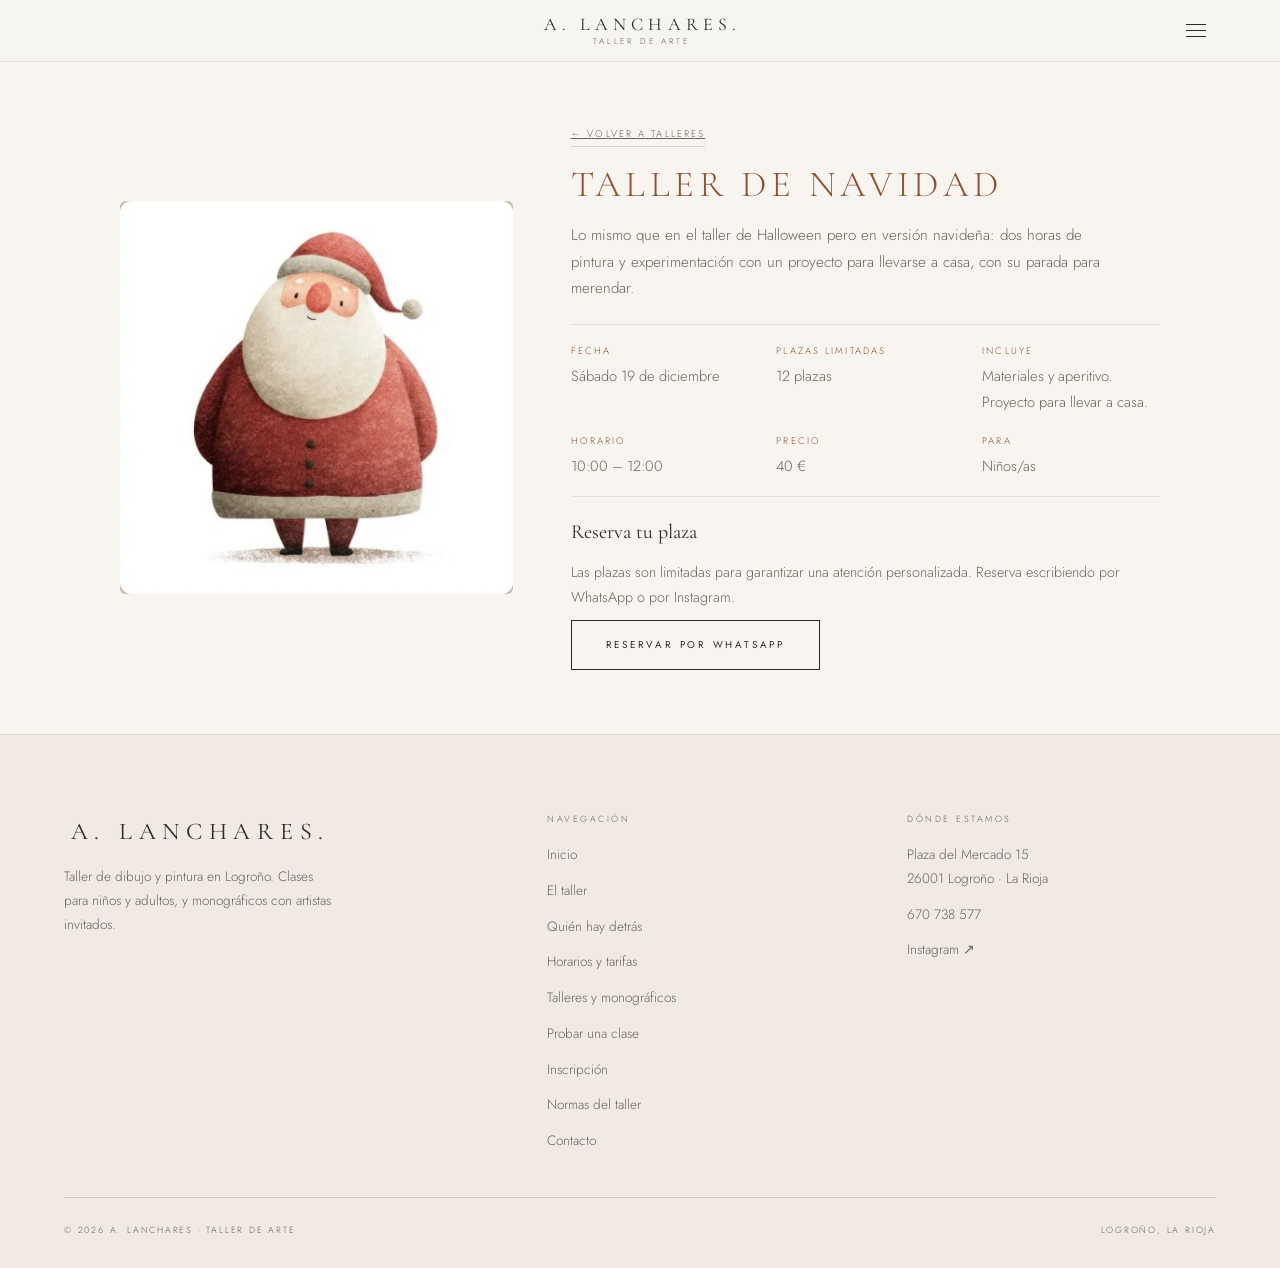
<file: taller-navidad.html>
<!doctype html>
<html lang="es">
<head>
<meta charset="utf-8" />
<meta name="viewport" content="width=device-width, initial-scale=1" />
<title>Taller de Navidad | A. Lanchares · Taller de Arte, Logroño</title>
<meta name="description" content="Taller de Navidad para ni&#241;os en Logroño: s&#225;bado 19 de diciembre, de 10:00 a 12:00. 12 plazas, materiales y aperitivo incluidos." />
<link rel="canonical" href="https://tallerlanchares.es/taller-navidad.html" />
<meta name="theme-color" content="#f8f5f1" />

<meta property="og:type" content="website" />
<meta property="og:site_name" content="A. Lanchares · Taller de Arte" />
<meta property="og:locale" content="es_ES" />
<meta property="og:title" content="Taller de Navidad | A. Lanchares" />
<meta property="og:description" content="Taller de Navidad para ni&#241;os en Logroño: s&#225;bado 19 de diciembre, de 10:00 a 12:00. 12 plazas, materiales y aperitivo incluidos." />
<meta property="og:url" content="https://tallerlanchares.es/taller-navidad.html" />
<meta property="og:image" content="https://tallerlanchares.es/assets/images/taller-navidad.jpg" />
<meta name="twitter:card" content="summary_large_image" />

<link rel="icon" href="assets/favicon.svg" type="image/svg+xml" />
<link rel="apple-touch-icon" href="assets/favicon.svg" />

<link rel="preconnect" href="https://fonts.googleapis.com" />
<link rel="preconnect" href="https://fonts.gstatic.com" crossorigin />
<link rel="stylesheet" href="https://fonts.googleapis.com/css2?family=Cormorant+Garamond:ital,wght@0,300;0,400;0,500;1,300;1,400&family=Jost:wght@300;400;500&display=swap" />
<link rel="stylesheet" href="assets/styles.css?v=76" />
<script src="assets/site.js?v=76" defer></script>
</head>
<body>

<a class="skip-link" href="#main">Saltar al contenido</a>

<header class="site-header">
  <a class="brand" href="index.html">
    <span class="brand__mark">A.&nbsp;Lanchares<em>.</em></span>
    <span class="brand__sub">Taller de arte</span>
  </a>

  <button class="nav-toggle" type="button" data-nav-toggle aria-expanded="false" aria-controls="menu-principal">
    <span></span><span></span><span></span>
    <span class="sr-only">Abrir menú</span>
  </button>
</header>


<div class="drawer" id="menu-principal" data-drawer>
  <nav class="drawer__list" aria-label="Principal">
    <a class="drawer__link" href="el-taller.html">El taller</a>
    <a class="drawer__link" href="quien-hay-detras.html">Quién hay detrás</a>
    <a class="drawer__link" href="clases.html">Horarios y tarifas</a>
    <a class="drawer__link" href="talleres.html" aria-current="page">Talleres y monográficos</a>
    <a class="drawer__link" href="normas.html">Normas del taller</a>
    <a class="drawer__link" href="contacto.html">Contacto</a>
  </nav>
  <div class="drawer__foot">
    <a href="tel:+34670738577">670 738 577</a>
    <a href="https://www.instagram.com/taller_lanchares/" target="_blank" rel="noreferrer">@taller_lanchares ↗</a>
    <span data-pendiente>Plaza del Mercado 15 · 26001 Logroño</span>
  </div>
</div>

<main id="main">

<section class="wrap section section--tight">
  <div class="detalle">
    <figure class="detalle__foto">
      <img src="assets/images/taller-navidad.jpg" alt="Ilustraci&#243;n de un Pap&#225; Noel redondo con jersey rojo" width="420" height="420" />
    </figure>

    <div class="detalle__texto">
      <a class="detalle__volver" href="talleres.html">&#8592; Volver a talleres</a>
      <h1 class="display h2">Taller de Navidad</h1>
      <p class="detalle__desc">Lo mismo que en el taller de Halloween pero en versi&#243;n navide&#241;a: dos horas de pintura y experimentaci&#243;n con un proyecto para llevarse a casa, con su parada para merendar.</p>
      <dl class="detalle__datos">
          <div><dt>Fecha</dt><dd>S&#225;bado 19 de diciembre</dd></div>
          <div><dt>Plazas limitadas</dt><dd>12 plazas</dd></div>
          <div><dt>Incluye</dt><dd>Materiales y aperitivo.<br />Proyecto para llevar a casa.</dd></div>
          <div><dt>Horario</dt><dd>10:00 &#8211; 12:00</dd></div>
          <div><dt>Precio</dt><dd>40&nbsp;&#8364;</dd></div>
          <div><dt>Para</dt><dd>Ni&#241;os/as</dd></div>
      </dl>
      <div class="detalle__reserva">
        <h2 class="detalle__subtitulo">Reserva tu plaza</h2>
        <p>Las plazas son limitadas para garantizar una atenci&#243;n personalizada. Reserva escribiendo por WhatsApp o por Instagram.</p>
        <a class="btn" href="https://wa.me/34660671394?text=%C2%A1Hola%21%20Quiero%20reservar%20plaza%20en%20el%20Taller%20de%20Navidad%20del%20s%C3%A1bado%2019%20de%20diciembre." target="_blank" rel="noreferrer">Reservar por WhatsApp</a>
      </div>
    </div>
  </div>
</section>

</main>

<footer class="site-footer">
  <div class="footer__top">
    <div class="footer__col">
      <span class="brand__mark" style="font-size:1.5rem">A.&nbsp;Lanchares<em style="font-style:normal">.</em></span>
      <p style="color:var(--ink-soft);max-width:34ch">
        Taller de dibujo y pintura en Logroño. Clases para niños y adultos,
        y monográficos con artistas invitados.
      </p>
    </div>

    <div class="footer__col">
      <span class="footer__title">Navegación</span>
      <a href="index.html">Inicio</a>
      <a href="el-taller.html">El taller</a>
      <a href="quien-hay-detras.html">Quién hay detrás</a>
      <a href="clases.html">Horarios y tarifas</a>
      <a href="talleres.html">Talleres y monográficos</a>
      <a href="probar-clase.html">Probar una clase</a>
      <a href="inscripcion.html">Inscripción</a>
      <a href="normas.html">Normas del taller</a>
      <a href="contacto.html">Contacto</a>
    </div>

    <div class="footer__col">
      <span class="footer__title">Dónde estamos</span>
      <span style="color:var(--ink-soft)" data-pendiente>Plaza del Mercado 15<br />26001 Logroño · La Rioja</span>
      <a href="tel:+34670738577">670 738 577</a>
      <a href="https://www.instagram.com/taller_lanchares/" target="_blank" rel="noreferrer">Instagram ↗</a>
    </div>
  </div>

  <div class="footer__bottom">
    <span>© <span data-year>2026</span> A. Lanchares · Taller de Arte</span>
    <span>Logroño, La Rioja</span>
  </div>
</footer>

</body>
</html>
</file>
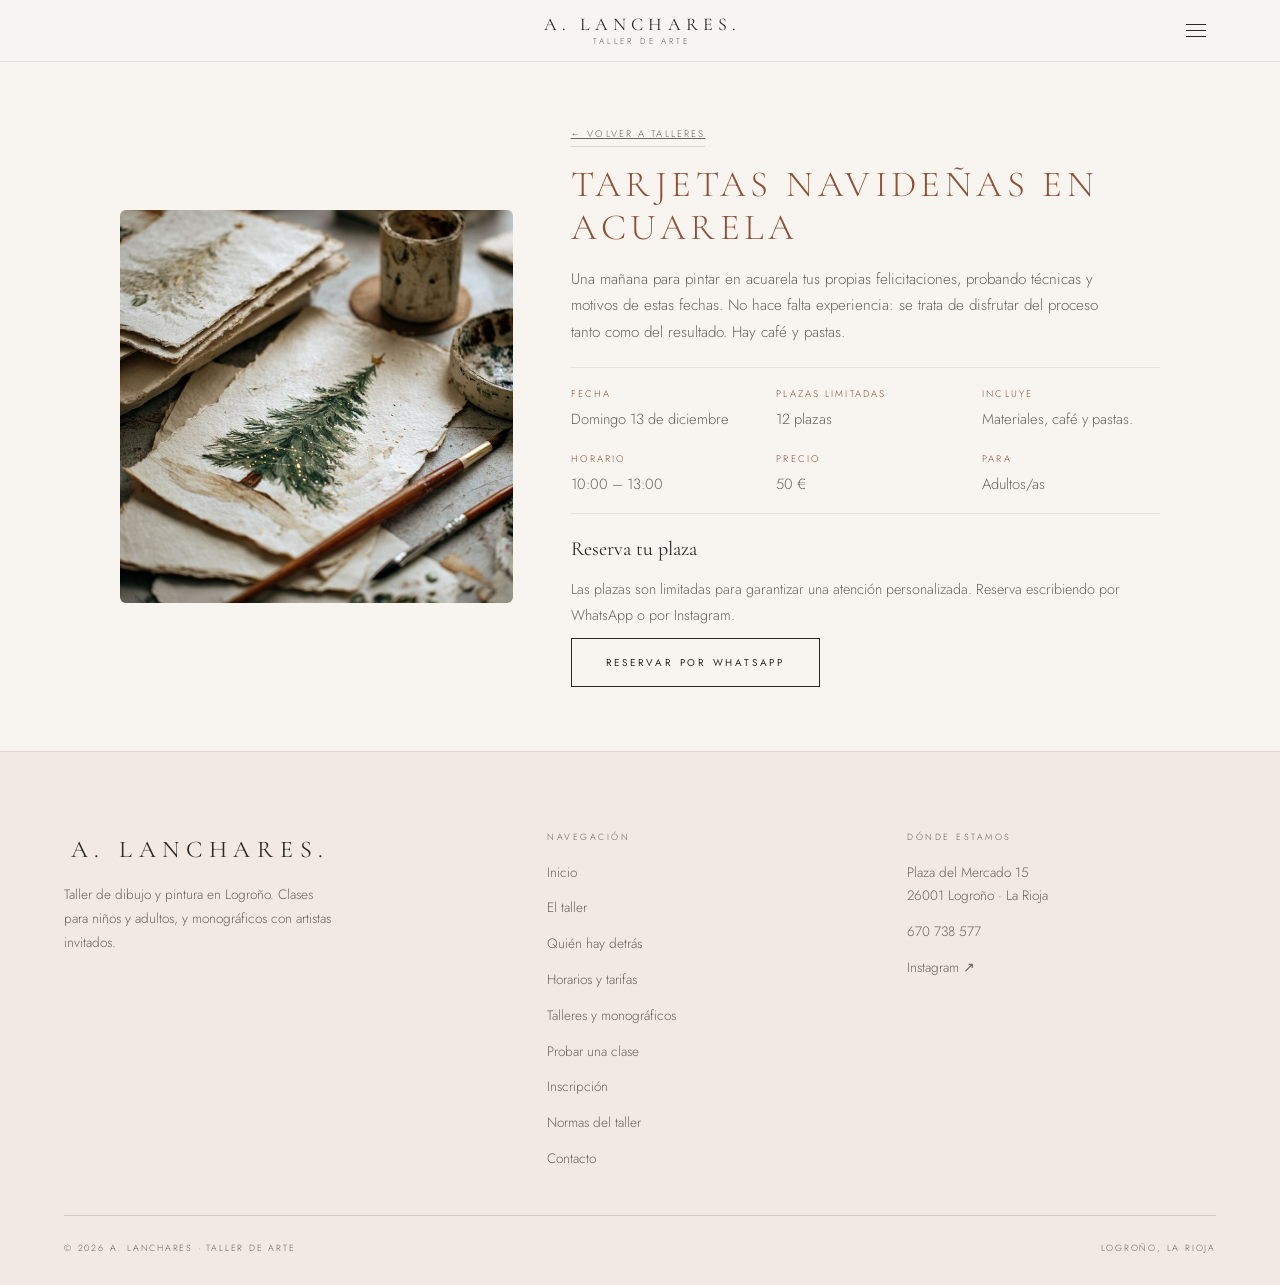
<file: taller-tarjetas-navidenas.html>
<!doctype html>
<html lang="es">
<head>
<meta charset="utf-8" />
<meta name="viewport" content="width=device-width, initial-scale=1" />
<title>Tarjetas navide&#241;as en acuarela | A. Lanchares · Taller de Arte, Logroño</title>
<meta name="description" content="Taller de tarjetas navide&#241;as en acuarela para adultos en Logroño: domingo 13 de diciembre, de 10:00 a 13:00. 12 plazas." />
<link rel="canonical" href="https://tallerlanchares.es/taller-tarjetas-navidenas.html" />
<meta name="theme-color" content="#f8f5f1" />

<meta property="og:type" content="website" />
<meta property="og:site_name" content="A. Lanchares · Taller de Arte" />
<meta property="og:locale" content="es_ES" />
<meta property="og:title" content="Tarjetas navide&#241;as en acuarela | A. Lanchares" />
<meta property="og:description" content="Taller de tarjetas navide&#241;as en acuarela para adultos en Logroño: domingo 13 de diciembre, de 10:00 a 13:00. 12 plazas." />
<meta property="og:url" content="https://tallerlanchares.es/taller-tarjetas-navidenas.html" />
<meta property="og:image" content="https://tallerlanchares.es/assets/images/taller-tarjetas-navidenas.jpg" />
<meta name="twitter:card" content="summary_large_image" />

<link rel="icon" href="assets/favicon.svg" type="image/svg+xml" />
<link rel="apple-touch-icon" href="assets/favicon.svg" />

<link rel="preconnect" href="https://fonts.googleapis.com" />
<link rel="preconnect" href="https://fonts.gstatic.com" crossorigin />
<link rel="stylesheet" href="https://fonts.googleapis.com/css2?family=Cormorant+Garamond:ital,wght@0,300;0,400;0,500;1,300;1,400&family=Jost:wght@300;400;500&display=swap" />
<link rel="stylesheet" href="assets/styles.css?v=76" />
<script src="assets/site.js?v=76" defer></script>
</head>
<body>

<a class="skip-link" href="#main">Saltar al contenido</a>

<header class="site-header">
  <a class="brand" href="index.html">
    <span class="brand__mark">A.&nbsp;Lanchares<em>.</em></span>
    <span class="brand__sub">Taller de arte</span>
  </a>

  <button class="nav-toggle" type="button" data-nav-toggle aria-expanded="false" aria-controls="menu-principal">
    <span></span><span></span><span></span>
    <span class="sr-only">Abrir menú</span>
  </button>
</header>


<div class="drawer" id="menu-principal" data-drawer>
  <nav class="drawer__list" aria-label="Principal">
    <a class="drawer__link" href="el-taller.html">El taller</a>
    <a class="drawer__link" href="quien-hay-detras.html">Quién hay detrás</a>
    <a class="drawer__link" href="clases.html">Horarios y tarifas</a>
    <a class="drawer__link" href="talleres.html" aria-current="page">Talleres y monográficos</a>
    <a class="drawer__link" href="normas.html">Normas del taller</a>
    <a class="drawer__link" href="contacto.html">Contacto</a>
  </nav>
  <div class="drawer__foot">
    <a href="tel:+34670738577">670 738 577</a>
    <a href="https://www.instagram.com/taller_lanchares/" target="_blank" rel="noreferrer">@taller_lanchares ↗</a>
    <span data-pendiente>Plaza del Mercado 15 · 26001 Logroño</span>
  </div>
</div>

<main id="main">

<section class="wrap section section--tight">
  <div class="detalle">
    <figure class="detalle__foto">
      <img src="assets/images/taller-tarjetas-navidenas.jpg" alt="Tarjeta navide&#241;a con un abeto pintado en acuarela sobre papel artesanal, junto a pinceles" width="420" height="420" />
    </figure>

    <div class="detalle__texto">
      <a class="detalle__volver" href="talleres.html">&#8592; Volver a talleres</a>
      <h1 class="display h2">Tarjetas navide&#241;as en acuarela</h1>
      <p class="detalle__desc">Una ma&#241;ana para pintar en acuarela tus propias felicitaciones, probando t&#233;cnicas y motivos de estas fechas. No hace falta experiencia: se trata de disfrutar del proceso tanto como del resultado. Hay caf&#233; y pastas.</p>
      <dl class="detalle__datos">
          <div><dt>Fecha</dt><dd>Domingo 13 de diciembre</dd></div>
          <div><dt>Plazas limitadas</dt><dd>12 plazas</dd></div>
          <div><dt>Incluye</dt><dd>Materiales, caf&#233; y pastas.</dd></div>
          <div><dt>Horario</dt><dd>10:00 &#8211; 13:00</dd></div>
          <div><dt>Precio</dt><dd>50&nbsp;&#8364;</dd></div>
          <div><dt>Para</dt><dd>Adultos/as</dd></div>
      </dl>
      <div class="detalle__reserva">
        <h2 class="detalle__subtitulo">Reserva tu plaza</h2>
        <p>Las plazas son limitadas para garantizar una atenci&#243;n personalizada. Reserva escribiendo por WhatsApp o por Instagram.</p>
        <a class="btn" href="https://wa.me/34660671394?text=%C2%A1Hola%21%20Quiero%20reservar%20plaza%20en%20el%20Taller%20de%20tarjetas%20navide%C3%B1as%20del%20domingo%2013%20de%20diciembre." target="_blank" rel="noreferrer">Reservar por WhatsApp</a>
      </div>
    </div>
  </div>
</section>

</main>

<footer class="site-footer">
  <div class="footer__top">
    <div class="footer__col">
      <span class="brand__mark" style="font-size:1.5rem">A.&nbsp;Lanchares<em style="font-style:normal">.</em></span>
      <p style="color:var(--ink-soft);max-width:34ch">
        Taller de dibujo y pintura en Logroño. Clases para niños y adultos,
        y monográficos con artistas invitados.
      </p>
    </div>

    <div class="footer__col">
      <span class="footer__title">Navegación</span>
      <a href="index.html">Inicio</a>
      <a href="el-taller.html">El taller</a>
      <a href="quien-hay-detras.html">Quién hay detrás</a>
      <a href="clases.html">Horarios y tarifas</a>
      <a href="talleres.html">Talleres y monográficos</a>
      <a href="probar-clase.html">Probar una clase</a>
      <a href="inscripcion.html">Inscripción</a>
      <a href="normas.html">Normas del taller</a>
      <a href="contacto.html">Contacto</a>
    </div>

    <div class="footer__col">
      <span class="footer__title">Dónde estamos</span>
      <span style="color:var(--ink-soft)" data-pendiente>Plaza del Mercado 15<br />26001 Logroño · La Rioja</span>
      <a href="tel:+34670738577">670 738 577</a>
      <a href="https://www.instagram.com/taller_lanchares/" target="_blank" rel="noreferrer">Instagram ↗</a>
    </div>
  </div>

  <div class="footer__bottom">
    <span>© <span data-year>2026</span> A. Lanchares · Taller de Arte</span>
    <span>Logroño, La Rioja</span>
  </div>
</footer>

</body>
</html>
</file>
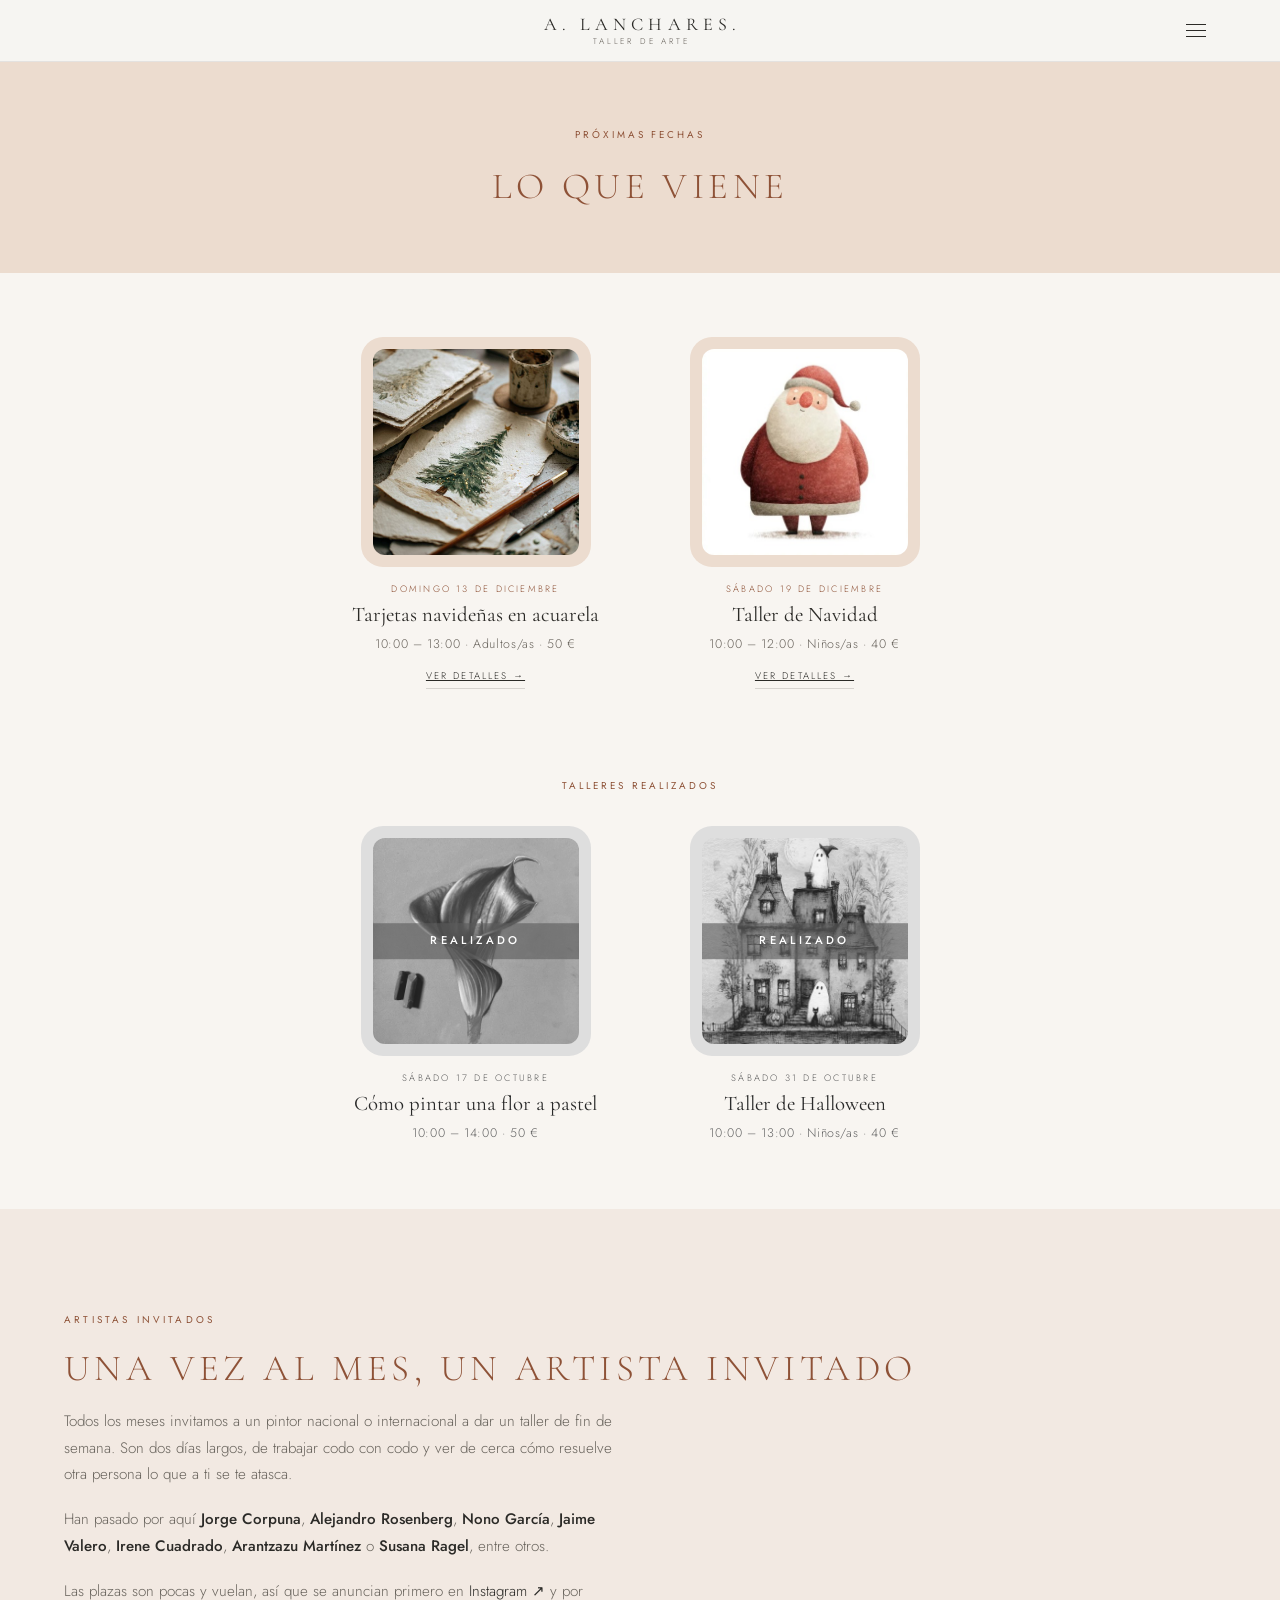
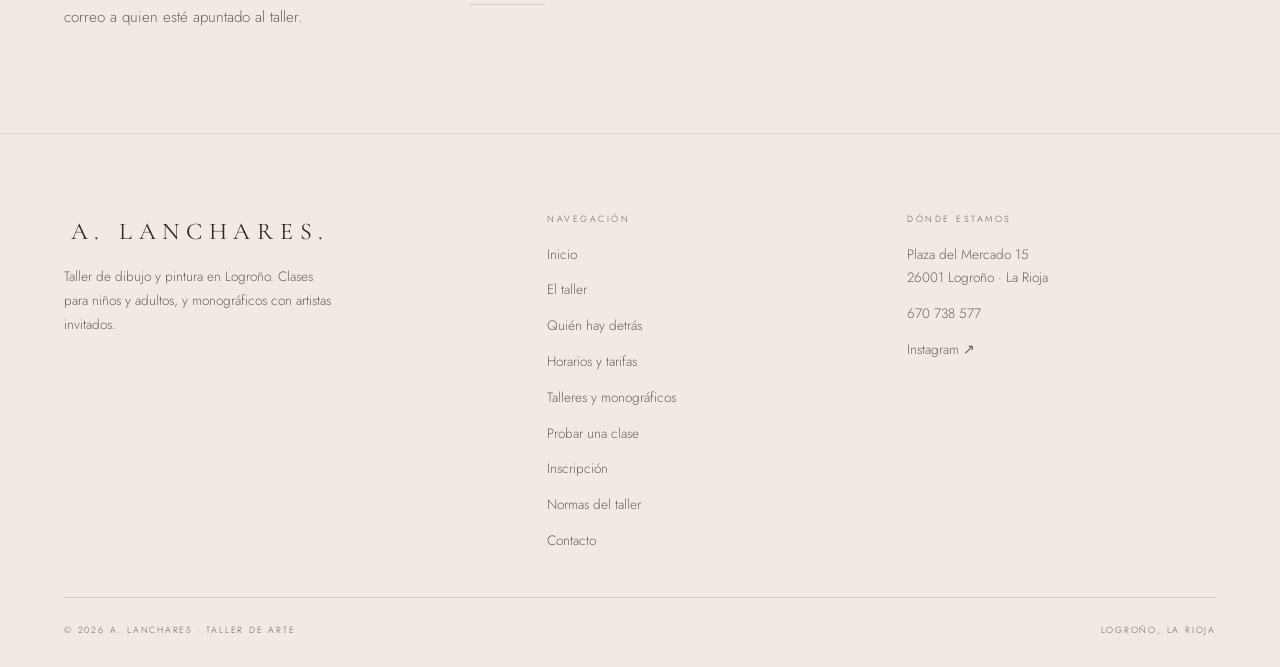
<file: talleres.html>
<!doctype html>
<html lang="es">
<head>
<meta charset="utf-8" />
<meta name="viewport" content="width=device-width, initial-scale=1" />
<title>Talleres y monográficos en Logroño | A. Lanchares · Taller de Arte</title>
<meta name="description" content="Talleres monográficos de acuarela, retrato, óleo e ilustración en Logroño. Fines de semana sueltos, material incluido y sin necesidad de experiencia previa." />
<link rel="canonical" href="https://tallerlanchares.es/talleres.html" />
<meta name="theme-color" content="#f8f5f1" />

<meta property="og:type" content="website" />
<meta property="og:site_name" content="A. Lanchares · Taller de Arte" />
<meta property="og:locale" content="es_ES" />
<meta property="og:title" content="Monográficos y talleres de fin de semana en Logroño | A. Lanchares" />
<meta property="og:description" content="Talleres monográficos de acuarela, retrato, óleo e ilustración en Logroño. Fines de semana sueltos, material incluido y sin necesidad de experiencia previa." />
<meta property="og:url" content="https://tallerlanchares.es/talleres.html" />
<meta property="og:image" content="https://tallerlanchares.es/assets/images/port.jpg" />
<meta name="twitter:card" content="summary_large_image" />

<link rel="icon" href="assets/favicon.svg" type="image/svg+xml" />
<link rel="apple-touch-icon" href="assets/favicon.svg" />

<link rel="preconnect" href="https://fonts.googleapis.com" />
<link rel="preconnect" href="https://fonts.gstatic.com" crossorigin />
<link rel="stylesheet" href="https://fonts.googleapis.com/css2?family=Cormorant+Garamond:ital,wght@0,300;0,400;0,500;1,300;1,400&family=Jost:wght@300;400;500&display=swap" />
<link rel="stylesheet" href="assets/styles.css?v=76" />
<script src="assets/site.js?v=76" defer></script>
</head>
<body>

<a class="skip-link" href="#main">Saltar al contenido</a>

<header class="site-header">
  <a class="brand" href="index.html">
    <span class="brand__mark">A.&nbsp;Lanchares<em>.</em></span>
    <span class="brand__sub">Taller de arte</span>
  </a>

  <button class="nav-toggle" type="button" data-nav-toggle aria-expanded="false" aria-controls="menu-principal">
    <span></span><span></span><span></span>
    <span class="sr-only">Abrir menú</span>
  </button>
</header>


<div class="drawer" id="menu-principal" data-drawer>
  <nav class="drawer__list" aria-label="Principal">
    <a class="drawer__link" href="el-taller.html">El taller</a>
    <a class="drawer__link" href="quien-hay-detras.html">Quién hay detrás</a>
    <a class="drawer__link" href="clases.html">Horarios y tarifas</a>
    <a class="drawer__link" href="talleres.html" aria-current="page">Talleres y monográficos</a>
    <a class="drawer__link" href="normas.html">Normas del taller</a>
    <a class="drawer__link" href="contacto.html">Contacto</a>
  </nav>
  <div class="drawer__foot">
    <a href="tel:+34670738577">670 738 577</a>
    <a href="https://www.instagram.com/taller_lanchares/" target="_blank" rel="noreferrer">@taller_lanchares ↗</a>
    <span data-pendiente>Plaza del Mercado 15 · 26001 Logroño</span>
  </div>
</div>

<main id="main">
<section class="wrap section section--tight section--terracota">
  <div class="centered" data-reveal>
    <p class="eyebrow eyebrow--tight">Próximas fechas</p>
    <h1 class="display h2">Lo que viene</h1>
  </div>
</section>

<section class="wrap section section--tight">
  <div class="talleres" data-reveal>
    <article class="taller">
      <a class="taller__enlace" href="taller-tarjetas-navidenas.html" aria-label="Ver m&#225;s sobre Tarjetas navide&#241;as en acuarela">
        <span class="taller__marco">
          <img src="assets/images/taller-tarjetas-navidenas.jpg" alt="Tarjeta navide&#241;a con un abeto pintado en acuarela sobre papel artesanal, junto a pinceles" width="420" height="420" loading="lazy" />
        </span>
      </a>
      <p class="taller__fecha">Domingo 13 de diciembre</p>
      <h3 class="taller__titulo"><a href="taller-tarjetas-navidenas.html">Tarjetas navide&#241;as en acuarela</a></h3>
      <p class="taller__meta">10:00 &#8211; 13:00 &#183; Adultos/as &#183; 50&nbsp;&#8364;</p>
      <a class="taller__mas" href="taller-tarjetas-navidenas.html">Ver detalles &#8594;</a>
    </article>

    <article class="taller">
      <a class="taller__enlace" href="taller-navidad.html" aria-label="Ver m&#225;s sobre Taller de Navidad">
        <span class="taller__marco">
          <img src="assets/images/taller-navidad.jpg" alt="Ilustraci&#243;n de un Pap&#225; Noel redondo con jersey rojo" width="420" height="420" loading="lazy" />
        </span>
      </a>
      <p class="taller__fecha">S&#225;bado 19 de diciembre</p>
      <h3 class="taller__titulo"><a href="taller-navidad.html">Taller de Navidad</a></h3>
      <p class="taller__meta">10:00 &#8211; 12:00 &#183; Ni&#241;os/as &#183; 40&nbsp;&#8364;</p>
      <a class="taller__mas" href="taller-navidad.html">Ver detalles &#8594;</a>
    </article>
  </div>

  <div class="centered realizados__titulo" data-reveal>
    <p class="eyebrow eyebrow--tight">Talleres realizados</p>
  </div>

  <div class="talleres talleres--realizados" data-reveal>
    <article class="taller taller--realizado">
      <a class="taller__enlace" href="taller-flor-pastel.html" aria-label="Ver m&#225;s sobre C&#243;mo pintar una flor a pastel">
        <span class="taller__marco">
          <img src="assets/images/taller-flor-pastel.jpg" alt="Dibujo al pastel de una cala morada con dos barras de pastel" width="420" height="420" loading="lazy" />
          <span class="taller__sello">Realizado</span>
        </span>
      </a>
      <p class="taller__fecha">S&#225;bado 17 de octubre</p>
      <h3 class="taller__titulo"><a href="taller-flor-pastel.html">C&#243;mo pintar una flor a pastel</a></h3>
      <p class="taller__meta">10:00 &#8211; 14:00 &#183; 50&nbsp;&#8364;</p>
    </article>

    <article class="taller taller--realizado">
      <a class="taller__enlace" href="taller-halloween.html" aria-label="Ver m&#225;s sobre Taller de Halloween">
        <span class="taller__marco">
          <img src="assets/images/taller-halloween.jpg" alt="Acuarela y tinta de tres casas con fantasmas y calabazas en una noche de Halloween" width="420" height="420" loading="lazy" />
          <span class="taller__sello">Realizado</span>
        </span>
      </a>
      <p class="taller__fecha">S&#225;bado 31 de octubre</p>
      <h3 class="taller__titulo"><a href="taller-halloween.html">Taller de Halloween</a></h3>
      <p class="taller__meta">10:00 &#8211; 13:00 &#183; Ni&#241;os/as &#183; 40&nbsp;&#8364;</p>
    </article>
  </div>

</section>

<section class="section section--deep">
  <div class="wrap">
    <div class="split split--solo">
      <div class="section__head" style="margin-bottom:0" data-reveal>
        <p class="eyebrow">Artistas invitados</p>
        <h2 class="display h2">Una vez al mes, un artista invitado</h2>
        <div class="prose">
          <p>
            Todos los meses invitamos a un pintor nacional o internacional a dar un taller
            de fin de semana. Son dos días largos, de trabajar codo con codo y ver de cerca
            cómo resuelve otra persona lo que a ti se te atasca.
          </p>
          <p>
            Han pasado por aquí <strong>Jorge Corpuna</strong>, <strong>Alejandro
            Rosenberg</strong>, <strong>Nono García</strong>, <strong>Jaime Valero</strong>,
            <strong>Irene Cuadrado</strong>, <strong>Arantzazu Martínez</strong> o
            <strong>Susana Ragel</strong>, entre otros.
          </p>
          <p>
            Las plazas son pocas y vuelan, así que se anuncian primero en
            <a class="text-link" href="https://www.instagram.com/taller_lanchares/" target="_blank" rel="noreferrer">Instagram ↗</a>
            y por correo a quien esté apuntado al taller.
          </p>
        </div>
      </div>

    </div>
  </div>
</section>
</main>

<footer class="site-footer">
  <div class="footer__top">
    <div class="footer__col">
      <span class="brand__mark" style="font-size:1.5rem">A.&nbsp;Lanchares<em style="font-style:normal">.</em></span>
      <p style="color:var(--ink-soft);max-width:34ch">
        Taller de dibujo y pintura en Logroño. Clases para niños y adultos,
        y monográficos con artistas invitados.
      </p>
    </div>

    <div class="footer__col">
      <span class="footer__title">Navegación</span>
      <a href="index.html">Inicio</a>
      <a href="el-taller.html">El taller</a>
      <a href="quien-hay-detras.html">Quién hay detrás</a>
      <a href="clases.html">Horarios y tarifas</a>
      <a href="talleres.html">Talleres y monográficos</a>
      <a href="probar-clase.html">Probar una clase</a>
      <a href="inscripcion.html">Inscripción</a>
      <a href="normas.html">Normas del taller</a>
      <a href="contacto.html">Contacto</a>
    </div>

    <div class="footer__col">
      <span class="footer__title">Dónde estamos</span>
      <span style="color:var(--ink-soft)" data-pendiente>Plaza del Mercado 15<br />26001 Logroño · La Rioja</span>
      <a href="tel:+34670738577">670 738 577</a>
      <a href="https://www.instagram.com/taller_lanchares/" target="_blank" rel="noreferrer">Instagram ↗</a>
    </div>
  </div>

  <div class="footer__bottom">
    <span>© <span data-year>2026</span> A. Lanchares · Taller de Arte</span>
    <span>Logroño, La Rioja</span>
  </div>
</footer>

</body>
</html>
</file>
<file: assets/styles.css>
/* =========================================================
   A. Lanchares · Taller de Arte
   Estilo editorial minimalista: mucho blanco, serif de alto
   contraste en versales espaciadas y microtextos en mayúscula.
   Todo lo editable vive en :root.
   ========================================================= */

:root {
  /* Color — papel cálido con un terracota muy pálido de acento */
  --paper:      #f8f5f1;  /* fondo general */
  --paper-2:    #f2e9e2;  /* bandas y paneles, terracota lavado */
  --paper-3:    #e8dbd1;  /* bordes suaves */
  --ink:        #2b2a27;  /* texto principal */
  --ink-soft:   #69645d;  /* texto secundario; oscurecido para que llegue a 4.5:1 sobre --paper-2 */
  --terracota:  #8e5237;  /* acento en microtextos: oscuro para que se lea */
  --terracota-claro: #c08b6e; /* acento sobre fondos oscuros */
  --terracota-velo:  rgba(142, 82, 55, 0.07); /* relleno apenas perceptible */
  --terracota-banda: #ecdccf;  /* franjas grandes de fondo */
  --line:       rgba(43, 42, 39, 0.16);
  --line-soft:  rgba(43, 42, 39, 0.09);

  /* Tipografía */
  --display: "Cormorant Garamond", "Iowan Old Style", Georgia, serif;
  --body:    "Jost", "Avenir Next", Avenir, "Helvetica Neue", Arial, sans-serif;

  /* Medidas */
  --header-h: 62px;
  --pad:      clamp(20px, 5vw, 72px);
  --radius:   0px;                        /* nada redondeado: todo a escuadra */
}

*, *::before, *::after { box-sizing: border-box; }

html {
  /* Cormorant trae por defecto cifras de estilo antiguo, de altura
     desigual: "10" salía con el uno bajo y el cero alto. Con lining-nums
     todas van a la altura de las mayúsculas. */
  font-variant-numeric: lining-nums;
  font-feature-settings: "lnum" 1;
  scroll-behavior: smooth;
  scroll-padding-top: calc(var(--header-h) + 16px);
}

body {
  margin: 0;
  background: var(--paper);
  color: var(--ink);
  font-family: var(--body);
  font-size: 16px;
  font-weight: 300;
  line-height: 1.75;
  -webkit-font-smoothing: antialiased;
  text-rendering: optimizeLegibility;
}

body.is-locked { overflow: hidden; }

/* height:auto es imprescindible: si no, el atributo height="..." del HTML
   gana a aspect-ratio y las fotos salen con su altura original. */
img, svg { display: block; max-width: 100%; height: auto; }
button, input, textarea, select { font: inherit; color: inherit; }
button, a { -webkit-tap-highlight-color: transparent; }
a { color: inherit; }
h1, h2, h3, h4, p, figure, ul, ol { margin: 0; }
ul, ol { padding: 0; list-style: none; }

::selection { background: var(--ink); color: var(--paper); }

:focus-visible { outline: 1px solid var(--ink); outline-offset: 4px; }

.sr-only {
  position: absolute;
  width: 1px; height: 1px;
  padding: 0; margin: -1px;
  overflow: hidden;
  clip: rect(0 0 0 0);
  white-space: nowrap;
  border: 0;
}

.skip-link {
  position: fixed;
  z-index: 300;
  top: 10px; left: 10px;
  padding: 10px 18px;
  background: var(--ink);
  color: var(--paper);
  text-decoration: none;
  transform: translateY(-200%);
  transition: transform 160ms ease;
}
.skip-link:focus { transform: translateY(0); }

/* ---------------------------------------------------------
   Tipografía
   --------------------------------------------------------- */

.display {
  font-family: var(--display);
  font-weight: 300;
  text-transform: uppercase;
  letter-spacing: 0.12em;
  line-height: 1.18;
}

.h1, .h2 { color: var(--terracota); }
.h1 { font-size: clamp(1.9rem, 4.4vw, 3.4rem); }
.h2 { font-size: clamp(1.45rem, 2.9vw, 2.3rem); }
.h3 { font-size: clamp(1.05rem, 1.6vw, 1.25rem); letter-spacing: 0.1em; }

/* Microtexto: la pieza que da el carácter editorial */
.eyebrow {
  font-family: var(--body);
  font-size: 0.62rem;
  font-weight: 400;
  letter-spacing: 0.32em;
  text-transform: uppercase;
  color: var(--terracota);
}
.eyebrow--tight { letter-spacing: 0.3em; }

.lead {
  font-size: clamp(0.95rem, 1.2vw, 1.05rem);
  color: var(--ink-soft);
  max-width: 56ch;
}

.prose { max-width: 62ch; color: var(--ink-soft); font-size: 0.95rem; }
.prose p + p { margin-top: 1.2em; }
.prose strong { color: var(--ink); font-weight: 500; }

.text-link {
  color: var(--ink);
  text-decoration: none;
  border-bottom: 1px solid var(--line);
  padding-bottom: 2px;
  transition: border-color 200ms ease;
}
.text-link:hover { border-color: var(--terracota); color: var(--terracota); }

/* ---------------------------------------------------------
   Botones: rectángulo perfilado, sin relleno ni esquinas
   --------------------------------------------------------- */

.btn {
  display: inline-flex;
  align-items: center;
  justify-content: center;
  gap: 12px;
  padding: 15px 34px;
  border: 1px solid var(--ink);
  background: transparent;
  color: var(--ink);
  font-size: 0.62rem;
  font-weight: 400;
  letter-spacing: 0.28em;
  text-transform: uppercase;
  text-decoration: none;
  cursor: pointer;
  transition: background 240ms ease, color 240ms ease;
}
.btn:hover { background: var(--ink); color: var(--paper); }

.btn--ghost { border-color: var(--line); }
.btn--ghost:hover { background: transparent; color: var(--terracota); border-color: var(--terracota); }

.btn__arrow { transition: transform 240ms ease; }
.btn:hover .btn__arrow { transform: translateX(4px); }

.btn-row { display: flex; flex-wrap: wrap; gap: 14px; }

/* ---------------------------------------------------------
   Cabecera: marca centrada, barra fina
   --------------------------------------------------------- */

.site-header {
  position: sticky;
  z-index: 100;
  top: 0;
  height: var(--header-h);
  display: grid;
  grid-template-columns: 1fr auto 1fr;
  align-items: center;
  padding: 0 var(--pad);
  background: rgba(246, 245, 242, 0.94);
  backdrop-filter: blur(10px);
  border-bottom: 1px solid var(--line-soft);
}

.brand {
  grid-column: 2;
  display: flex;
  flex-direction: column;
  align-items: center;
  gap: 3px;
  text-decoration: none;
  line-height: 1;
}
.brand__mark {
  font-family: var(--display);
  font-weight: 400;
  font-size: 1.12rem;
  letter-spacing: 0.28em;
  text-transform: uppercase;
  text-indent: 0.28em;
}
.brand__mark em { font-style: normal; }
.brand__sub {
  font-size: 0.52rem;
  letter-spacing: 0.34em;
  text-transform: uppercase;
  color: var(--ink-soft);
  text-indent: 0.34em;
}

.nav-toggle {
  grid-column: 3;
  justify-self: end;
  display: flex;
  width: 40px; height: 40px;
  align-items: center;
  justify-content: center;
  gap: 5px;
  flex-direction: column;
  background: none;
  border: 0;
  cursor: pointer;
}
.nav-toggle span {
  display: block;
  width: 20px; height: 1px;
  background: var(--ink);
  transition: transform 220ms ease, opacity 160ms ease;
}
.nav-toggle[aria-expanded="true"] span:nth-child(1) { transform: translateY(6px) rotate(45deg); }
.nav-toggle[aria-expanded="true"] span:nth-child(2) { opacity: 0; }
.nav-toggle[aria-expanded="true"] span:nth-child(3) { transform: translateY(-6px) rotate(-45deg); }


/* ---------------------------------------------------------
   Menú desplegable (móvil y tableta)
   --------------------------------------------------------- */

.drawer {
  position: fixed;
  z-index: 99;
  inset: var(--header-h) 0 0 0;
  display: none;
  flex-direction: column;
  justify-content: center;
  padding: clamp(28px, 8vw, 56px) var(--pad);
  background: var(--paper);
  overflow-y: auto;
}
.drawer.is-open { display: flex; }
.drawer__list { display: grid; gap: 0; text-align: center; }
.drawer__link {
  display: block;
  padding: 16px 0;
  font-family: var(--display);
  font-size: clamp(1.2rem, 5vw, 1.7rem);
  font-weight: 300;
  letter-spacing: 0.18em;
  text-transform: uppercase;
  text-decoration: none;
  border-bottom: 1px solid var(--line-soft);
}
.drawer__link[aria-current="page"] { color: var(--ink-soft); }
.drawer__foot {
  margin-top: 40px;
  display: grid;
  gap: 10px;
  text-align: center;
  font-size: 0.72rem;
  letter-spacing: 0.12em;
  color: var(--ink-soft);
}
.drawer__foot a { text-decoration: none; }

/* ---------------------------------------------------------
   Estructura
   --------------------------------------------------------- */

.wrap { padding-inline: var(--pad); }

.section { padding-block: clamp(60px, 8vw, 120px); }
.section--tight { padding-block: clamp(44px, 5vw, 72px); }
/* Justo debajo de un titular de página, sin el aire de una sección normal. */
.section--bajo-titular { padding-top: clamp(4px, 1.5vw, 20px); padding-bottom: clamp(36px, 5vw, 64px); }
.section--deep { background: var(--paper-2); }
/* Franja grande de color. El fondo cubre todo el ancho aunque la
   sección lleve .wrap, porque el relleno entra en la caja del fondo. */
.section--terracota { background: var(--terracota-banda); }

/* Sobre la franja de color, el texto secundario gris se queda en 4:1 de
   contraste, por debajo del mínimo legible. Ahí va un tono más oscuro. */
.section--terracota .prose,
.section--terracota .lead,
.section--terracota .dos-columnas { color: #4c4842; }

.section__head {
  display: grid;
  gap: 18px;
  max-width: 880px;
  margin-bottom: clamp(34px, 4.5vw, 56px);
}

/* Variante centrada, la que marca el tono de la portada */
.centered {
  display: grid;
  gap: 22px;
  justify-items: center;
  text-align: center;
  max-width: 940px;
  margin-inline: auto;
}
.centered .lead { margin-inline: auto; }

.rule { height: 1px; background: var(--line-soft); border: 0; margin: 0; }

[data-reveal] {
  opacity: 0;
  transform: translateY(14px);
  transition: opacity 900ms cubic-bezier(.2,.7,.3,1), transform 900ms cubic-bezier(.2,.7,.3,1);
}
[data-reveal].is-visible { opacity: 1; transform: none; }

@media (prefers-reduced-motion: reduce) {
  html { scroll-behavior: auto; }
  [data-reveal] { opacity: 1; transform: none; transition: none; }
  .marquee__track { animation: none !important; }
}

/* ---------------------------------------------------------
   Portada
   --------------------------------------------------------- */

.hero { display: grid; gap: 0; }

.hero__head {
  display: grid;
  justify-items: center;
  text-align: center;
  gap: 16px;
  padding-block: clamp(28px, 4vw, 52px) clamp(22px, 3vw, 38px);
}

/* En una sola línea siempre: el tamaño se ajusta al ancho de la pantalla
   para que no parta nunca, ni en un móvil estrecho. */
.hero__title {
  white-space: nowrap;
  font-size: clamp(1.15rem, 7.4vw, 3.6rem);
}
.hero__title em { font-style: normal; color: inherit; }

/* A sangre y casi toda la altura de la pantalla: la foto manda. */
.hero__figure { margin: 0; width: 100%; }
.hero__figure img {
  width: 100%;
  height: min(78vh, 900px);
  object-fit: cover;
  object-position: center;
}

.hero__foot {
  display: grid;
  justify-items: center;
  text-align: center;
  gap: 22px;
  /* Menos aire por abajo: debajo va la línea divisoria y no
     hace falta separar tanto de la sección siguiente. */
  padding-block: clamp(34px, 5vw, 64px) clamp(26px, 3.5vw, 44px);
}


/* Franja de imagen a sangre */
.band { width: 100%; }
.band img {
  width: 100%;
  height: clamp(280px, 44vw, 540px);
  object-fit: cover;
}


/* Dos imágenes a sangre, una al lado de otra */
.duo { display: grid; grid-template-columns: 1fr 1fr; }
.duo img {
  width: 100%;
  height: clamp(220px, 30vw, 400px);
  object-fit: cover;
}

/* Texto de portada a dos columnas, como en el modelo */
.dos-columnas {
  columns: 2;
  column-gap: clamp(28px, 4vw, 56px);
  max-width: 720px;
  margin-inline: auto;
  text-align: left;
  font-size: 0.9rem;
  color: var(--ink-soft);
}
.dos-columnas p { margin-bottom: 1em; break-inside: avoid; }

/* Banda de disciplinas */
.marquee {
  overflow: hidden;
  border-block: 1px solid var(--line-soft);
  padding-block: 14px;
}
.marquee__track { display: flex; width: max-content; animation: marquee 46s linear infinite; }
.marquee:hover .marquee__track { animation-play-state: paused; }
.marquee__group { display: flex; align-items: center; gap: 34px; padding-right: 34px; }
.marquee__item {
  font-size: 0.6rem;
  letter-spacing: 0.32em;
  text-transform: uppercase;
  color: var(--ink-soft);
  white-space: nowrap;
}
.marquee__dot { color: var(--line); font-size: 0.5rem; }

@keyframes marquee {
  from { transform: translateX(0); }
  to   { transform: translateX(-50%); }
}

/* ---------------------------------------------------------
   Rejillas, tarjetas y figuras
   --------------------------------------------------------- */

.grid { display: grid; gap: clamp(22px, 3vw, 40px); }
.grid--3 { grid-template-columns: repeat(3, 1fr); }
.grid--2 { grid-template-columns: repeat(2, 1fr); }

.split {
  display: grid;
  gap: clamp(32px, 5vw, 72px);
  grid-template-columns: 1fr 1fr;
  align-items: center;
}
.split--text-right { grid-template-columns: 0.9fr 1.1fr; }
.split--solo { grid-template-columns: minmax(0, 1fr); }

.card {
  display: flex;
  flex-direction: column;
  gap: 14px;
  padding-top: 22px;
  border-top: 1px solid var(--line);
  background: transparent;
}
.card__num {
  font-size: 0.58rem;
  letter-spacing: 0.3em;
  color: var(--terracota);
}
.card__body { color: var(--ink-soft); font-size: 0.9rem; }
.card__meta {
  margin-top: auto;
  padding-top: 16px;
  display: grid;
  gap: 8px;
  font-size: 0.74rem;
  letter-spacing: 0.06em;
}
.card__meta div {
  display: flex;
  justify-content: space-between;
  gap: 16px;
  padding-bottom: 7px;
  border-bottom: 1px solid var(--line-soft);
}
.card__meta dt { color: var(--ink-soft); text-transform: uppercase; font-size: 0.58rem; letter-spacing: 0.2em; }
.card__meta dd { margin: 0; text-align: right; }

.figure { margin: 0; display: grid; gap: 12px; }
.figure img { width: 100%; aspect-ratio: 4 / 5; object-fit: cover; }
.figure--natural img { aspect-ratio: auto; height: auto; }
.split--text-left { grid-template-columns: 1.1fr 0.9fr; }
.perfil.split--text-right { grid-template-columns: minmax(0, 260px) 1fr; }
.perfil.split--text-left { grid-template-columns: 1fr minmax(0, 260px); }
.perfil { gap: clamp(20px, 3vw, 36px); align-items: start; }
.perfil .figure { width: 100%; }
.perfiles__titulo { text-align: center; padding-left: 0.12em; }
.perfil .eyebrow {
  justify-self: start;
  padding: 7px 14px;
  background: var(--terracota-banda);
}
.perfil .h2 { font-size: clamp(1.1rem, 2vw, 1.5rem); }
.perfiles { display: grid; gap: clamp(36px, 5vw, 56px); max-width: 880px; margin-inline: auto; }
.figure--wide img { aspect-ratio: 16 / 11; }
.figure figcaption {
  font-size: 0.58rem;
  letter-spacing: 0.24em;
  text-transform: uppercase;
  color: var(--ink-soft);
}

/* ---------------------------------------------------------
   Talleres en tarjetas con foto
   --------------------------------------------------------- */

.talleres {
  display: grid;
  grid-template-columns: repeat(2, minmax(0, 1fr));
  gap: clamp(28px, 4vw, 40px) clamp(10px, 1.5vw, 18px);
  max-width: 640px;
  margin-inline: auto;
}
.taller { display: grid; gap: 6px; text-align: center; justify-items: center; align-content: start; }
.taller__enlace { display: flex; justify-content: center; width: 100%; margin-bottom: 8px; }
.taller__marco {
  display: block;
  width: min(230px, 100%);
  padding: 12px;
  border-radius: 22px;
  background: var(--terracota-banda);
  transition: transform 200ms ease;
}
.taller__enlace:hover .taller__marco,
.taller__enlace:focus-visible .taller__marco { transform: translateY(-3px); }
.taller__marco img {
  display: block;
  width: 100%;
  aspect-ratio: 1 / 1;
  object-fit: cover;
  object-position: center 45%;
  border-radius: 12px;
}
.taller__fecha {
  font-size: 0.58rem;
  letter-spacing: 0.24em;
  text-transform: uppercase;
  color: var(--terracota);
}
.taller__titulo { font-family: var(--display); font-weight: 400; font-size: clamp(1.1rem, 1.8vw, 1.3rem); line-height: 1.2; }
.taller__titulo a { text-decoration: none; }
.taller__titulo a:hover { color: var(--terracota); }
.taller__meta { font-size: 0.78rem; letter-spacing: 0.05em; color: var(--ink-soft); }
.taller__marco { position: relative; }
.taller__sello {
  position: absolute;
  left: 12px; right: 12px; top: 50%;
  transform: translateY(-50%);
  padding: 8px 0;
  text-align: center;
  font-size: 0.7rem;
  font-weight: 500;
  letter-spacing: 0.3em;
  text-transform: uppercase;
  color: #fff;
  background: rgba(142, 82, 55, 0.62);
}
.taller__completo {
  font-size: 0.58rem; letter-spacing: 0.22em; text-transform: uppercase;
  color: var(--terracota); border: 1px solid var(--terracota); padding: 4px 10px;
}
.detalle__completo { color: var(--terracota) !important; }
.taller__mas { margin-top: 6px; font-size: 0.6rem; letter-spacing: 0.22em; text-transform: uppercase; border-bottom: 1px solid var(--line); padding-bottom: 3px; }
.taller__mas:hover { color: var(--terracota); border-color: var(--terracota); }

/* Próximos talleres en la portada */
.proximos {
  display: grid; justify-items: center; gap: 22px; width: 100%;
  margin-top: clamp(14px, 2vw, 26px);
  padding-top: clamp(26px, 3.5vw, 40px);
  border-top: 1px solid rgba(142, 82, 55, 0.35);
  max-width: 640px;
}
.proximos__lista {
  display: grid;
  grid-template-columns: repeat(2, minmax(0, 1fr));
  gap: 16px clamp(12px, 3vw, 36px);
  width: 100%;
  max-width: 560px;
}
.proximos .taller__marco { width: min(150px, 100%); }

/* Página de un taller */
.detalle {
  display: grid;
  grid-template-columns: minmax(0, 0.8fr) minmax(0, 1.2fr);
  gap: clamp(28px, 4.5vw, 64px);
  align-items: center;
  max-width: 1040px;
  margin-inline: auto;
}
.detalle__foto { margin: 0; }
.detalle__foto img { display: block; width: 100%; max-width: 460px; height: auto; border-radius: 6px; }
.detalle__texto { display: grid; gap: 16px; }
.detalle__volver {
  justify-self: start;
  font-size: 0.6rem; letter-spacing: 0.22em; text-transform: uppercase;
  color: var(--ink-soft); border-bottom: 1px solid var(--line); padding-bottom: 3px;
}
.detalle__volver:hover { color: var(--terracota); border-color: var(--terracota); }
.detalle__intro { font-weight: 500; color: var(--ink); }
.detalle__desc { color: var(--ink-soft); font-size: 0.95rem; max-width: 62ch; }
.detalle__datos {
  display: grid;
  grid-template-columns: repeat(auto-fit, minmax(160px, 1fr));
  gap: 18px 28px;
  margin: 6px 0 0;
  padding-top: 18px;
  border-top: 1px solid var(--line-soft);
}
.detalle__datos dt { font-size: 0.6rem; letter-spacing: 0.22em; text-transform: uppercase; color: var(--terracota); margin-bottom: 4px; }
.detalle__datos dd { margin: 0; font-size: 0.92rem; color: var(--ink-soft); }
.detalle__reserva { display: grid; gap: 10px; justify-items: start; padding-top: 18px; border-top: 1px solid var(--line-soft); }
.detalle__reserva p { font-size: 0.9rem; color: var(--ink-soft); }
.detalle__subtitulo { font-family: var(--display); font-weight: 400; font-size: 1.25rem; }

/* ---------------------------------------------------------
   Disposición editorial: líneas finas, celdas y mucho aire
   (página El taller)
   --------------------------------------------------------- */

.ed-franja, .ed-centro, .ed-fila, .ed-galeria { border-top: 1px solid var(--line); }
.ed-fila--ultima { border-bottom: 1px solid var(--line); }

.ed-label {
  font-size: 0.6rem; letter-spacing: 0.26em; text-transform: uppercase;
  color: var(--terracota);
}
.ed-titulo {
  font-family: var(--display); font-weight: 400; text-transform: uppercase;
  font-size: clamp(1.05rem, 1.7vw, 1.3rem); letter-spacing: 0.12em; line-height: 1.3;
  color: var(--ink);
}

.ed-franja { display: grid; justify-items: center; gap: 18px; padding: clamp(28px, 4vw, 44px) var(--pad); text-align: center; }
.ed-lista {
  list-style: none; margin: 0; padding: 0;
  display: flex; flex-wrap: wrap; justify-content: center; gap: 10px clamp(28px, 6vw, 80px);
  font-size: 0.82rem; font-weight: 500; letter-spacing: 0.14em; text-transform: uppercase;
}

.ed-centro { display: grid; justify-items: center; gap: 18px; padding: clamp(60px, 9vw, 120px) var(--pad); text-align: center; }
.ed-centro__texto { max-width: 62ch; font-size: 0.98rem; color: var(--ink-soft); }

.ed-fila { display: grid; grid-template-columns: 1fr 1fr; }
.ed-cel { margin: 0; padding: clamp(24px, 4vw, 56px); min-width: 0; }
.ed-fila > .ed-cel:first-child, .ed-galeria > .ed-cel:not(:last-child) { border-right: 1px solid var(--line); }
.ed-cel--foto img { display: block; width: 100%; max-width: 420px; margin-inline: auto; height: auto; }
.ed-cel--texto { display: grid; align-content: start; gap: 14px; padding-top: clamp(36px, 5vw, 72px); }
.ed-cel--texto p:not(.ed-label) { color: var(--ink-soft); font-size: 0.95rem; max-width: 52ch; }
.ed-cel--texto p:not(.ed-label) + p { margin-top: 2px; }

.ed-galeria { display: grid; grid-template-columns: repeat(3, 1fr); }
.ed-galeria .ed-cel img { display: block; width: 100%; aspect-ratio: 3 / 4; object-fit: cover; }

/* Página de normas */
.normas-pag { max-width: 720px; margin-inline: auto; display: grid; gap: 8px; }
.normas-pag__titulo {
  margin-top: clamp(24px, 3vw, 36px); padding-top: 18px; border-top: 1px solid var(--line-soft);
  font-family: var(--display); font-weight: 400; text-transform: uppercase;
  font-size: clamp(1.05rem, 1.7vw, 1.3rem); letter-spacing: 0.12em; color: var(--terracota);
}
.normas-pag__titulo:first-child { margin-top: 0; padding-top: 0; border-top: 0; }
.normas-pag ol { padding-left: 1.4em; list-style: decimal; display: grid; gap: 10px; color: var(--ink-soft); font-size: 0.97rem; }
.normas-pag strong { color: var(--ink); font-weight: 500; }

/* ---------------------------------------------------------
   Horario
   Una tabla de las seis franjas que existen de verdad, en vez
   de una rejilla por horas: así no hay dos horas y media
   vacías al mediodía ni celdas aplastadas cuando coinciden
   tres clases. En móvil la tabla no cabe y se pasa a lista.
   --------------------------------------------------------- */

.leyenda {
  display: flex;
  flex-wrap: wrap;
  gap: 10px 24px;
  margin-bottom: 20px;
  font-size: 0.58rem;
  letter-spacing: 0.24em;
  text-transform: uppercase;
  color: var(--ink-soft);
}
.leyenda__item { display: flex; align-items: center; gap: 9px; }
.leyenda__color { width: 13px; height: 13px; border-left: 2px solid; }
.leyenda__color--arancha { background: #dfe4da; border-color: #7d8a72; }
.leyenda__color--raquel  { background: #eae4d6; border-color: #a3936e; }
.leyenda__color--valeria { background: #dde1e6; border-color: #75818d; }

.tabla-marco { border: 1px solid var(--line-soft); background: var(--paper); overflow-x: auto; }

.tabla-horario {
  width: 100%;
  border-collapse: collapse;
  min-width: 720px;
}

.tabla-horario th,
.tabla-horario td {
  padding: 10px;
  text-align: left;
  vertical-align: top;
  border-bottom: 1px solid var(--line-soft);
  border-right: 1px solid var(--line-soft);
}
.tabla-horario th:last-child,
.tabla-horario td:last-child { border-right: 0; }
.tabla-horario tbody tr:last-child th,
.tabla-horario tbody tr:last-child td { border-bottom: 0; }

.tabla-horario thead th {
  padding-block: 14px;
  background: var(--paper-2);
  font-size: 0.58rem;
  font-weight: 400;
  letter-spacing: 0.26em;
  text-transform: uppercase;
  color: var(--ink-soft);
  white-space: nowrap;
}

.tabla-horario__hora {
  width: 118px;
  font-family: var(--display);
  font-size: 1.02rem;
  font-weight: 400;
  letter-spacing: 0.04em;
  white-space: nowrap;
  color: var(--ink);
}

/* Las casillas sin clase llevan solo un tono muy suave: basta para
   que el ojo las descarte, sin competir con las clases de al lado. */
.tabla-horario .vacia { background: var(--terracota-velo); }

/* Una clase, en la tabla y en la lista */
.clase {
  display: block;
  padding: 7px 9px;
  border-left: 2px solid;
  font-size: 0.78rem;
  line-height: 1.35;
}
.clase + .clase { margin-top: 6px; }
.clase--arancha { background: #dfe4da; border-color: #7d8a72; color: #394334; }
.clase--raquel  { background: #eae4d6; border-color: #a3936e; color: #4a4130; }
.clase--valeria { background: #dde1e6; border-color: #75818d; color: #353d45; }

.clase__que { display: block; }
.clase__quien {
  display: block;
  margin-top: 2px;
  font-size: 0.56rem;
  letter-spacing: 0.2em;
  text-transform: uppercase;
  opacity: 0.85;
}

/* ---- Lista por días, para el móvil ---- */

.week { display: none; }
.week__day { padding-block: 24px; border-bottom: 1px solid var(--line-soft); }
.week__day:last-child { border-bottom: 0; }
.week__name {
  margin-bottom: 14px;
  font-size: 0.6rem;
  font-weight: 400;
  letter-spacing: 0.3em;
  text-transform: uppercase;
  color: var(--ink-soft);
}
.week__slots { display: grid; gap: 18px; }

.franja { display: grid; gap: 7px; }
.franja__hora {
  font-family: var(--display);
  font-size: 1.24rem;
  letter-spacing: 0.05em;
}

.precio {
  margin-top: 30px;
  font-family: var(--display);
  font-size: clamp(1.05rem, 1.9vw, 1.4rem);
  letter-spacing: 0.12em;
  text-transform: uppercase;
}
.precio strong { font-weight: 400; }

/* ---------------------------------------------------------
   Monográficos
   --------------------------------------------------------- */

.workshop {
  display: grid;
  grid-template-columns: 100px 1fr auto;
  gap: clamp(18px, 3vw, 44px);
  align-items: center;
  padding-block: clamp(24px, 3vw, 36px);
  border-bottom: 1px solid var(--line-soft);
}
.workshop:first-of-type { border-top: 1px solid var(--line-soft); }
.workshop__date { display: grid; gap: 4px; text-align: center; }
.workshop__day { font-family: var(--display); font-size: 2rem; font-weight: 300; line-height: 1; }
.workshop__month { font-size: 0.55rem; letter-spacing: 0.26em; text-transform: uppercase; color: var(--terracota); }
.workshop__body { display: grid; gap: 10px; }
.workshop__tags {
  display: flex;
  flex-wrap: wrap;
  gap: 8px 18px;
  font-size: 0.58rem;
  letter-spacing: 0.2em;
  text-transform: uppercase;
  color: var(--ink-soft);
}

/* ---------------------------------------------------------
   Cita
   --------------------------------------------------------- */

.quote { display: grid; gap: 22px; justify-items: center; text-align: center; max-width: 820px; margin-inline: auto; }
.quote__text {
  font-family: var(--display);
  font-size: clamp(1.2rem, 2.6vw, 1.9rem);
  font-weight: 300;
  font-style: italic;
  letter-spacing: 0.04em;
  line-height: 1.45;
  text-transform: none;
}
.quote__by { font-size: 0.58rem; letter-spacing: 0.3em; text-transform: uppercase; color: var(--ink-soft); }

/* ---------------------------------------------------------
   Llamada final
   --------------------------------------------------------- */

.cta {
  display: grid;
  gap: 24px;
  justify-items: center;
  text-align: center;
  padding: clamp(52px, 7vw, 96px) var(--pad);
  border: 1px solid var(--line);
  background: transparent;
  color: var(--ink);
}
.cta .lead { color: var(--ink-soft); }

/* ---------------------------------------------------------
   Contacto
   --------------------------------------------------------- */

.contact-grid { display: grid; grid-template-columns: 0.9fr 1.1fr; gap: clamp(32px, 5vw, 64px); align-items: start; }
.contact-list { display: grid; gap: 0; }
.contact-item { display: grid; gap: 6px; padding: 22px 0; border-bottom: 1px solid var(--line-soft); }
.contact-item:first-child { border-top: 1px solid var(--line-soft); }
.contact-item dt { font-size: 0.56rem; letter-spacing: 0.28em; text-transform: uppercase; color: var(--ink-soft); }
.contact-item dd {
  margin: 0;
  font-family: var(--display);
  font-size: clamp(1rem, 1.7vw, 1.3rem);
  letter-spacing: 0.08em;
}
.contact-item dd a { text-decoration: none; border-bottom: 1px solid transparent; transition: border-color 200ms ease; }
.contact-item dd a:hover { border-color: var(--ink); }

.map { width: 100%; aspect-ratio: 4 / 3; border: 1px solid var(--line-soft); filter: grayscale(1) contrast(0.92); }

/* Contacto */
.personas { display: grid; grid-template-columns: repeat(3, minmax(0, 1fr)); gap: clamp(14px, 2.5vw, 28px); max-width: 960px; margin-inline: auto; }
.persona {
  display: grid; justify-items: center; gap: 10px; text-align: center;
  padding: clamp(22px, 3vw, 34px) 18px;
  border: 1px solid var(--cp-borde); border-radius: 22px; background: var(--cp-fondo);
}
.persona--arancha { --cp-fondo: #dfe4da; --cp-borde: #7d8a72; }
.persona--raquel  { --cp-fondo: #eae4d6; --cp-borde: #a3936e; }
.persona--valeria { --cp-fondo: #dde1e6; --cp-borde: #75818d; }
.persona__nombre { font-family: var(--display); font-weight: 400; font-size: clamp(1.4rem, 2.6vw, 1.9rem); letter-spacing: 0.08em; text-transform: uppercase; }
.persona__tel { font-size: 1.05rem; letter-spacing: 0.04em; text-decoration: none; }
.persona__wa { margin-top: 6px; background: rgba(255, 255, 255, 0.45); }

.contact-grid--color { max-width: 960px; margin-inline: auto; align-items: stretch; }
.datos { display: grid; gap: 14px; align-content: start; }
.dato { padding: 18px 22px; border-radius: 18px; background: var(--paper-2); display: grid; gap: 6px; }
.dato__titulo { font-size: 0.58rem; letter-spacing: 0.26em; text-transform: uppercase; color: var(--terracota); }
.dato a, .dato p:not(.dato__titulo) { font-size: 1rem; color: var(--ink); text-decoration: none; }
.dato a:hover { color: var(--terracota); }
.mapa-marco { padding: 14px; border-radius: 22px; background: var(--terracota-banda); display: grid; gap: 12px; align-content: start; }
.mapa-marco .map { border: 0; border-radius: 12px; }
.mapa-marco__pie { font-size: 0.86rem; color: var(--ink-soft); padding-inline: 6px 6px; }

/* ---------------------------------------------------------
   Páginas internas y piezas sueltas
   --------------------------------------------------------- */

.page-hero {
  display: grid;
  gap: 22px;
  justify-items: center;
  text-align: center;
  max-width: 1080px;
  margin-inline: auto;
  padding-block: clamp(44px, 6.5vw, 92px) clamp(28px, 4vw, 52px);
}
.page-hero .h1 { font-size: clamp(1.7rem, 4vw, 3rem); }
/* Dentro de un titular ya en terracota, lo destacado no cambia de color:
   se distingue por la cursiva del texto original, no por el tono. */
.page-hero em, .h1 em, .h2 em { font-style: normal; color: inherit; }

.note {
  display: grid;
  gap: 8px;
  padding: 22px 26px;
  border: 1px solid var(--line-soft);
  background: var(--paper-2);
  font-size: 0.86rem;
  color: var(--ink-soft);
}
.note strong { color: var(--ink); font-weight: 500; }

.gallery { display: grid; grid-template-columns: repeat(3, 1fr); gap: clamp(12px, 1.6vw, 20px); }
.gallery img { aspect-ratio: 3 / 4; object-fit: cover; }
.gallery--chica { max-width: 640px; margin-inline: auto; }
.gallery--chica + .gallery--chica { margin-top: clamp(14px, 2vw, 22px); }
.espacio { display: grid; justify-items: center; gap: 14px; text-align: center; }
.filas { display: grid; gap: clamp(36px, 5vw, 56px); max-width: 820px; margin-inline: auto; margin-bottom: clamp(40px, 5vw, 64px); }
.fila { display: grid; grid-template-columns: minmax(0, 300px) 1fr; gap: clamp(22px, 4vw, 48px); align-items: center; }
.fila--inversa { grid-template-columns: 1fr minmax(0, 300px); }
.fila .figure img { width: 100%; height: auto; border-radius: 6px; }
.fila__texto { display: grid; gap: 10px; }
.fila__texto .h3 { color: #5b6a52; }
.fila__texto p { color: var(--ink-soft); font-size: 0.95rem; max-width: 46ch; }
.split--foto-chica .figure { max-width: 300px; justify-self: center; }

.faq { display: grid; }
.faq__item { padding-block: 24px; border-bottom: 1px solid var(--line-soft); }
.faq__item:first-child { border-top: 1px solid var(--line-soft); }
.faq__q { font-family: var(--display); font-size: 1.08rem; letter-spacing: 0.08em; text-transform: uppercase; margin-bottom: 8px; }
.faq__a { color: var(--ink-soft); font-size: 0.9rem; max-width: 70ch; }

/* ---------------------------------------------------------
   Pie
   --------------------------------------------------------- */

.site-footer {
  padding: clamp(52px, 6vw, 84px) var(--pad) 30px;
  border-top: 1px solid var(--line-soft);
  background: var(--paper-2);
}
.footer__top { display: grid; grid-template-columns: 1.4fr 1fr 1fr; gap: clamp(28px, 4vw, 56px); padding-bottom: 44px; }
.footer__col { display: grid; gap: 12px; align-content: start; font-size: 0.85rem; }
.footer__title { font-size: 0.56rem; letter-spacing: 0.28em; text-transform: uppercase; color: var(--ink-soft); margin-bottom: 4px; }
.footer__col a { text-decoration: none; color: var(--ink-soft); transition: color 200ms ease; }
.footer__col a:hover { color: var(--ink); }
.footer__bottom {
  display: flex;
  flex-wrap: wrap;
  justify-content: space-between;
  gap: 12px;
  padding-top: 24px;
  border-top: 1px solid var(--line);
  font-size: 0.56rem;
  letter-spacing: 0.2em;
  text-transform: uppercase;
  color: var(--ink-soft);
}

/* ---------------------------------------------------------
   Los hijos de un grid tienen min-width:auto, así que una
   imagen grande ensancha su columna y descuadra la página.
   --------------------------------------------------------- */

.split > *, .grid > *, .gallery > *,
.contact-grid > *, .workshop > *, .footer__top > *, .duo > * { min-width: 0; }

/* ---------------------------------------------------------
   Responsive
   --------------------------------------------------------- */

@media (max-width: 1000px) {
  .grid--3 { grid-template-columns: repeat(2, 1fr); }
  .contact-grid { grid-template-columns: 1fr; }
  .personas { grid-template-columns: 1fr; }
}

@media (max-width: 860px) {
  .talleres { grid-template-columns: repeat(2, minmax(0, 1fr)); }
  .fila, .fila--inversa { grid-template-columns: 1fr; }
  .ed-fila, .ed-galeria { grid-template-columns: 1fr; }
  .ed-fila > .ed-cel:first-child, .ed-galeria > .ed-cel:not(:last-child) { border-right: 0; border-bottom: 1px solid var(--line); }
  .ed-fila--inversa > .ed-cel--foto { order: -1; }
  .ed-fila--inversa > .ed-cel--texto { border-top: 1px solid var(--line); }
  .fila .figure { max-width: 260px; }
  .fila--inversa .figure { order: -1; }
  .detalle { grid-template-columns: 1fr; }
  .detalle__foto img { max-width: 320px; }
  .split, .split--text-right, .split--text-left { grid-template-columns: 1fr; }
  .perfil.split--text-right, .perfil.split--text-left { grid-template-columns: 1fr; }
  .perfil .figure { order: -1; max-width: 220px; }
  .tabla-marco { display: none; }
  .week { display: block; }
  .workshop { grid-template-columns: 72px 1fr; }
  .workshop .btn { grid-column: 2; justify-self: start; }
  .footer__top { grid-template-columns: 1fr 1fr; }
  .gallery { grid-template-columns: 1fr 1fr; }
  .gallery figure:nth-child(3) { display: none; }
  .dos-columnas { columns: 1; }
}

@media (max-width: 560px) {
  .grid--3, .grid--2 { grid-template-columns: 1fr; }
  .footer__top { grid-template-columns: 1fr; }
  .duo { grid-template-columns: 1fr; }
  .btn { width: 100%; }
  .btn-row { flex-direction: column; width: 100%; }
  .workshop .btn { width: auto; }
  .nav__cta { display: none; }
}

@media print {
  .site-header, .drawer, .nav-toggle, .cta, .marquee { display: none !important; }
  body { background: #fff; }
}


/* ---------------------------------------------------------
   Formulario de la clase de prueba
   --------------------------------------------------------- */

.formulario {
  display: grid;
  gap: clamp(24px, 3vw, 34px);
  max-width: 620px;
  margin-inline: auto;
}

.campo { display: grid; gap: 8px; }

/* :not(.opcion) porque las opciones del radio también son <label>
   hijas de .campo, y si no heredan el estilo de microtexto. */
.campo > label:not(.opcion),
.campo legend {
  font-size: 0.58rem;
  letter-spacing: 0.26em;
  text-transform: uppercase;
  color: var(--ink-soft);
  padding: 0;
}

.campo__opcional {
  letter-spacing: 0.16em;
  opacity: 0.6;
  text-transform: none;
}

.campo__ayuda { font-size: 0.82rem; color: var(--ink-soft); }

.campo input[type="text"],
.campo input[type="number"],
.campo select,
.campo textarea {
  width: 100%;
  padding: 13px 14px;
  border: 1px solid var(--line);
  border-radius: 0;
  background: var(--paper);
  font-size: 0.95rem;
  font-weight: 300;
  transition: border-color 200ms ease;
  -webkit-appearance: none;
  appearance: none;
}
.campo textarea { resize: vertical; min-height: 90px; font-family: inherit; }
.campo input:focus,
.campo select:focus,
.campo textarea:focus { border-color: var(--ink); outline: none; }
.campo ::placeholder { color: var(--ink-soft); opacity: 0.65; }

.campo select {
  background-image: linear-gradient(45deg, transparent 50%, var(--ink-soft) 50%),
                    linear-gradient(135deg, var(--ink-soft) 50%, transparent 50%);
  background-position: calc(100% - 19px) 50%, calc(100% - 14px) 50%;
  background-size: 5px 5px, 5px 5px;
  background-repeat: no-repeat;
  padding-right: 40px;
}

.campo--opciones { border: 0; margin: 0; padding: 0; }
.campo--opciones legend { margin-bottom: 12px; }

.opcion {
  display: flex;
  align-items: center;
  gap: 11px;
  padding: 12px 14px;
  border: 1px solid var(--line-soft);
  font-size: 0.95rem;
  cursor: pointer;
  transition: border-color 200ms ease, background 200ms ease;
}
.opcion + .opcion { margin-top: 8px; }
.opcion:hover { border-color: var(--line); }
.opcion input { accent-color: var(--ink); width: 16px; height: 16px; margin: 0; }
.opcion:has(input:checked) { border-color: var(--ink); background: var(--paper-2); }

.formulario__aviso {
  font-size: 0.8rem;
  line-height: 1.6;
  color: var(--ink-soft);
  padding-top: 4px;
  border-top: 1px solid var(--line-soft);
}

.formulario__pie { display: grid; gap: 14px; justify-items: start; }
.formulario__pie .btn { width: 100%; }

.formulario__error {
  font-size: 0.85rem;
  color: #8a3a24;
  padding: 10px 14px;
  border-left: 2px solid #8a3a24;
  background: rgba(138, 58, 36, 0.07);
  width: 100%;
}

/* ---------------------------------------------------------
   Ficha de inscripción
   --------------------------------------------------------- */

.formulario--ficha { gap: clamp(30px, 4vw, 44px); }
/* Los títulos de las preguntas, más legibles que el microtexto del resto de formularios. */
.formulario--ficha .campo > label:not(.opcion),
.formulario--ficha .campo legend {
  font-size: 0.74rem;
  font-weight: 500;
  letter-spacing: 0.16em;
  color: var(--ink);
}
.formulario--ficha .campo__opcional { font-weight: 400; color: var(--ink-soft); opacity: 1; letter-spacing: 0.08em; }

.bloque { border: 0; margin: 0; padding: 0; display: grid; gap: 18px; min-width: 0; }
.bloque__titulo {
  display: flex;
  align-items: center;
  gap: 12px;
  width: 100%;
  padding: 0 0 12px;
  margin-bottom: 4px;
  border-bottom: 1px solid var(--line-soft);
  font-size: 0.76rem;
  font-weight: 500;
  letter-spacing: 0.22em;
  text-transform: uppercase;
  color: var(--ink);
}
.bloque__titulo span { color: var(--terracota); }

.campo input[type="date"],
.campo input[type="tel"],
.campo input[type="email"] {
  width: 100%;
  padding: 13px 14px;
  border: 1px solid var(--line);
  border-radius: 0;
  background: var(--paper);
  font-size: 0.95rem;
  font-weight: 300;
  font-family: inherit;
  transition: border-color 200ms ease;
  -webkit-appearance: none;
  appearance: none;
}
.campo input[type="date"]:focus,
.campo input[type="tel"]:focus,
.campo input[type="email"]:focus { border-color: var(--ink); outline: none; }

.dia { border: 1px solid var(--line-soft); background: var(--paper); }
.dia[open] { border-color: var(--line); }
.dia summary {
  display: flex;
  justify-content: space-between;
  align-items: center;
  gap: 12px;
  padding: 14px 16px;
  cursor: pointer;
  list-style: none;
}
.dia summary::-webkit-details-marker { display: none; }
.dia summary::after { content: "+"; color: var(--ink-soft); margin-left: 4px; }
.dia[open] summary::after { content: "\2212"; }
.dia__nombre { flex: 1; font-size: 0.98rem; }
.dia__n { font-size: 0.72rem; color: var(--ink-soft); }
.dia__grupos { display: grid; gap: 8px; padding: 0 12px 14px; }
.dia__grupos .opcion + .opcion { margin-top: 0; }
.dia__quien { font-style: normal; color: var(--ink-soft); font-size: 0.85rem; }
.dia:has(input:checked) summary .dia__nombre::after {
  content: "\00a0\00b7\00a0seleccionado";
  font-size: 0.72rem;
  color: var(--ink-soft);
}

.tarifas__resumen {
  font-size: 0.85rem;
  line-height: 1.6;
  color: var(--ink-soft);
  display: grid;
  gap: 6px;
}
.tarifas__resumen strong { color: var(--ink); font-weight: 500; }

.normas { border: 1px solid var(--line-soft); background: var(--paper); }
.normas[open] { border-color: var(--line); }
.normas summary {
  display: flex; justify-content: space-between; align-items: center; gap: 12px;
  padding: 14px 16px; cursor: pointer; list-style: none; font-size: 0.98rem;
}
.normas summary::-webkit-details-marker { display: none; }
.normas summary::after { content: "+"; color: var(--ink-soft); }
.normas[open] summary::after { content: "\2212"; }
.normas summary .dia__n { margin-left: auto; }
.normas__texto { padding: 0 16px 16px; font-size: 0.88rem; line-height: 1.6; color: var(--ink-soft); }
.normas__titulo {
  margin: 18px 0 6px; font-size: 0.6rem; letter-spacing: 0.24em;
  text-transform: uppercase; color: var(--ink); font-weight: 500;
}
.normas ol { padding-left: 1.3em; list-style: decimal; display: grid; gap: 4px; }
.normas strong { color: var(--ink); font-weight: 500; }

.opcion--texto { align-items: flex-start; font-size: 0.85rem; line-height: 1.55; }
.opcion--texto input { margin-top: 3px; flex: none; }

[hidden] { display: none !important; }
.formulario__error a { color: inherit; text-decoration: underline; font-weight: 500; }
.campo.falta input, .campo.falta textarea, .campo.falta select { border-color: #8a3a24; }
.campo.falta > label, .campo.falta legend { color: #8a3a24 !important; }
.bloque.falta .bloque__titulo { color: #8a3a24; }
.opcion.falta { border-color: #8a3a24; background: rgba(138, 58, 36, 0.07); }

.formulario__ok {
  font-size: 0.85rem;
  color: #3f5a3a;
  padding: 10px 14px;
  border-left: 2px solid #5b6a52;
  background: rgba(91, 106, 82, 0.1);
  width: 100%;
}

/* Línea corta bajo los botones de la portada */
.hero__nota {
  margin-top: 4px;
  padding: 9px 20px;
  background: var(--terracota-banda);
  color: var(--terracota);
  font-size: 0.68rem;
  font-weight: 500;
  letter-spacing: 0.26em;
  text-transform: uppercase;
}

.hero__notas { display: flex; flex-wrap: wrap; justify-content: center; gap: 10px; margin-top: 4px; }
.hero__notas .hero__nota { margin-top: 0; }

/* Cada teléfono de contacto lleva su acceso directo a WhatsApp al lado */
.contact-item dd { display: flex; flex-wrap: wrap; align-items: baseline; gap: 6px 16px; }
.contact-item__wa {
  font-family: var(--body);
  font-size: 0.58rem;
  letter-spacing: 0.24em;
  text-transform: uppercase;
  color: var(--ink-soft);
}
.contact-item__wa:hover { color: var(--ink); }

/* ---------------------------------------------------------
   Tarifas
   --------------------------------------------------------- */

/* Dos tarifas a cada lado: las del curso y las sueltas, cada grupo con
   su rótulo, para que no se lean como una sola lista de cuatro. */
.tarifas {
  margin-top: 34px;
  display: grid;
  grid-template-columns: 1fr 1fr;
  gap: clamp(28px, 4vw, 64px);
  align-items: start;
}
.tarifas > * { min-width: 0; }
.tarifas__col { display: grid; gap: 0; }
/* Los rótulos de cada columna, sobre fondo de color, como los títulos
   de los talleres: son los que explican que una columna son cuotas
   mensuales y la otra pagos de una vez. */
.tarifas__titulo {
  justify-self: start;
  margin-bottom: 14px;
  padding: 7px 15px;
  background: var(--terracota-banda);
  color: var(--terracota);
  font-size: 0.62rem;
  font-weight: 500;
  letter-spacing: 0.24em;
  text-transform: uppercase;
}

.tarifa {
  display: flex;
  align-items: baseline;
  justify-content: space-between;
  gap: 20px;
  padding-block: 16px;
  border-bottom: 1px solid var(--line-soft);
}
.tarifa:first-child { border-top: 1px solid var(--line-soft); }

.tarifa__que { font-size: 0.95rem; color: var(--ink-soft); }
.tarifa__cuanto {
  font-family: var(--display);
  font-size: clamp(1.2rem, 2.2vw, 1.6rem);
  letter-spacing: 0.06em;
  white-space: nowrap;
}
.tarifa__cuanto small {
  font-family: var(--body);
  font-size: 0.62rem;
  letter-spacing: 0.2em;
  text-transform: uppercase;
  color: var(--ink-soft);
}

.tarifas__nota {
  margin-top: 16px;
  font-size: 0.82rem;
  line-height: 1.6;
  color: var(--ink-soft);
}

@media (max-width: 640px) {
  .tarifas { grid-template-columns: 1fr; }
}

/* Titular que no debe partirse solo: la primera línea va entera y el
   corte lo decide el <br>. El tamaño se calcula sobre el ancho de
   pantalla para que entre también en un móvil estrecho. */
/* El selector lleva .page-hero delante porque si no gana la regla
   .page-hero .h1, que es más específica, y el titular se sale. */
.page-hero .h1--una-linea {
  white-space: nowrap;
  font-size: clamp(1rem, 5.6vw, 3rem);
}

/* El título de cada taller, sobre un fondo de color para que se separe
   de la descripción y la lista se recorra de un vistazo.
   justify-self:start porque es un hijo de grid y si no se estiraría a
   todo el ancho de la columna. */
.workshop__body h3 {
  justify-self: start;
  padding: 7px 16px;
  background: var(--terracota-banda);
  color: var(--ink);
}

/* ---------------------------------------------------------
   Tarjeta regalo
   --------------------------------------------------------- */

.regalo {
  display: grid;
  grid-template-columns: 1fr 1fr;
  gap: clamp(32px, 5vw, 72px);
  align-items: center;
}
.regalo > * { min-width: 0; }

.regalo__opciones { display: grid; gap: 0; }

.regalo__opcion {
  display: grid;
  grid-template-columns: 1fr auto;
  gap: 8px 20px;
  align-items: center;
  padding-block: 22px;
  border-bottom: 1px solid var(--line-soft);
}
.regalo__texto { display: grid; gap: 8px; min-width: 0; }
.regalo__btn {
  padding: 11px 22px;
  font-size: 0.56rem;
  letter-spacing: 0.22em;
  white-space: nowrap;
}
.regalo__opcion:first-child { border-top: 1px solid var(--line-soft); }
.regalo__num {
  font-size: 0.58rem;
  letter-spacing: 0.3em;
  color: var(--terracota);
}
.regalo__opcion p { font-size: 0.92rem; color: var(--ink-soft); }

/* --- La muestra de la tarjeta, dibujada con CSS --- */

/* min-width:0 porque la cara de la tarjeta es un hijo de grid: sin
   esto no baja de su ancho mínimo de contenido y en una pantalla de
   320 px se sale seis píxeles. */
.tarjeta { margin: 0; display: grid; gap: 14px; justify-items: center; }
.tarjeta > *, .tarjeta__marco > * { min-width: 0; max-width: 100%; }

.tarjeta__cara {
  position: relative;
  /* Sin overflow:hidden a propósito: la foto ya encaja exacta con
     inset:0, y si algún día el contenido no cupiera preferimos verlo
     salir a que se recorte sin avisar. */
  width: 100%;
  max-width: 420px;
  aspect-ratio: 1.6 / 1;
  display: grid;
  grid-template-rows: auto 1fr auto auto;
  gap: clamp(10px, 1.6vw, 16px);
  padding: clamp(18px, 2.8vw, 28px);
  background: var(--paper);
  border: 1px solid var(--terracota);
  box-shadow: 10px 10px 0 var(--terracota-banda);
}

/* La foto va detrás de todo y muy apagada: da textura sin robar
   protagonismo al texto. aria-hidden y alt vacío porque es decorativa. */
.tarjeta__fondo {
  position: absolute;
  inset: 0;
  width: 100%;
  height: 100%;
  object-fit: cover;
  /* 0.15: la foto se nota bastante más que al 0.07 de antes. Para que
     siga siendo legible, los textos pequeños de la tarjeta usan tonos
     propios más oscuros (ver abajo), y así el peor caso —texto sobre la
     parte más oscura de la foto— se queda en 5:1. */
  opacity: 0.15;
  filter: grayscale(1);
  pointer-events: none;
}
.tarjeta__cara > *:not(.tarjeta__fondo) { position: relative; z-index: 1; }

.tarjeta__marca { display: grid; gap: 3px; justify-items: center; text-align: center; }
.tarjeta__nombre {
  font-family: var(--display);
  font-size: 0.86rem;
  letter-spacing: 0.26em;
  text-transform: uppercase;
  text-indent: 0.26em;
}
.tarjeta__nombre em { font-style: normal; color: var(--terracota); }
.tarjeta__sub {
  font-size: 0.46rem;
  letter-spacing: 0.32em;
  text-transform: uppercase;
  color: #58544e;
  text-indent: 0.32em;
}

.tarjeta__cuerpo {
  display: grid;
  gap: 8px;
  align-content: center;
  justify-items: center;
  text-align: center;
}
.tarjeta__etiqueta {
  font-size: 0.5rem;
  letter-spacing: 0.34em;
  text-transform: uppercase;
  color: #7d4629;
}
.tarjeta__concepto {
  font-family: var(--display);
  font-size: clamp(1.1rem, 2.4vw, 1.5rem);
  letter-spacing: 0.06em;
  color: var(--ink);
}

.tarjeta__lineas { display: grid; grid-template-columns: 1fr 1fr; gap: 14px; }
.tarjeta__linea {
  padding-bottom: 3px;
  border-bottom: 1px solid var(--line);
  font-size: 0.5rem;
  letter-spacing: 0.26em;
  text-transform: uppercase;
  color: #58544e;
}

.tarjeta__pie {
  font-size: 0.46rem;
  letter-spacing: 0.22em;
  text-transform: uppercase;
  color: #58544e;
  text-align: center;
}

.tarjeta figcaption {
  font-size: 0.56rem;
  letter-spacing: 0.24em;
  text-transform: uppercase;
  color: var(--ink-soft);
}

@media (max-width: 860px) {
  .regalo { grid-template-columns: 1fr; }
  .tarjeta { order: -1; }
}

@media (max-width: 520px) {
  /* El botón no cabe al lado del texto: pasa debajo */
  .regalo__opcion { grid-template-columns: 1fr; }
  .regalo__btn { justify-self: start; width: auto; }
}

/* A quién va dirigido cada taller. Va en la misma línea de datos que el
   horario y el precio, del mismo tamaño, pero con fondo de color para
   que salte a la vista: es lo primero que se pregunta quien lo lee. */
.publico {
  padding: 3px 10px;
  margin: -3px 0;
  background: var(--terracota-banda);
  color: var(--terracota);
  font-weight: 500;
}

/* El precio va dentro del titular, detrás de la última palabra, para
   que quede pegado al texto en las cuatro modalidades por igual. */
.regalo__precio {
  display: inline-block;
  margin-left: 8px;
  padding: 3px 10px;
  background: var(--terracota-banda);
  color: var(--terracota);
  font-family: var(--body);
  font-size: 0.58rem;
  font-weight: 500;
  letter-spacing: 0.14em;
  white-space: nowrap;
  vertical-align: 0.15em;
}

/* ---------------------------------------------------------
   Tarjeta regalo
   --------------------------------------------------------- */

.tarjeta__marco { position: relative; display: grid; width: 100%; justify-items: center; }


/* Talleres ya realizados: en blanco y negro, con su sello */
.realizados__titulo { margin-top: clamp(56px, 8vw, 88px); margin-bottom: clamp(20px, 3vw, 32px); }
.taller--realizado { filter: grayscale(1); }
.taller--realizado .taller__marco img { opacity: 0.85; }
</file>
